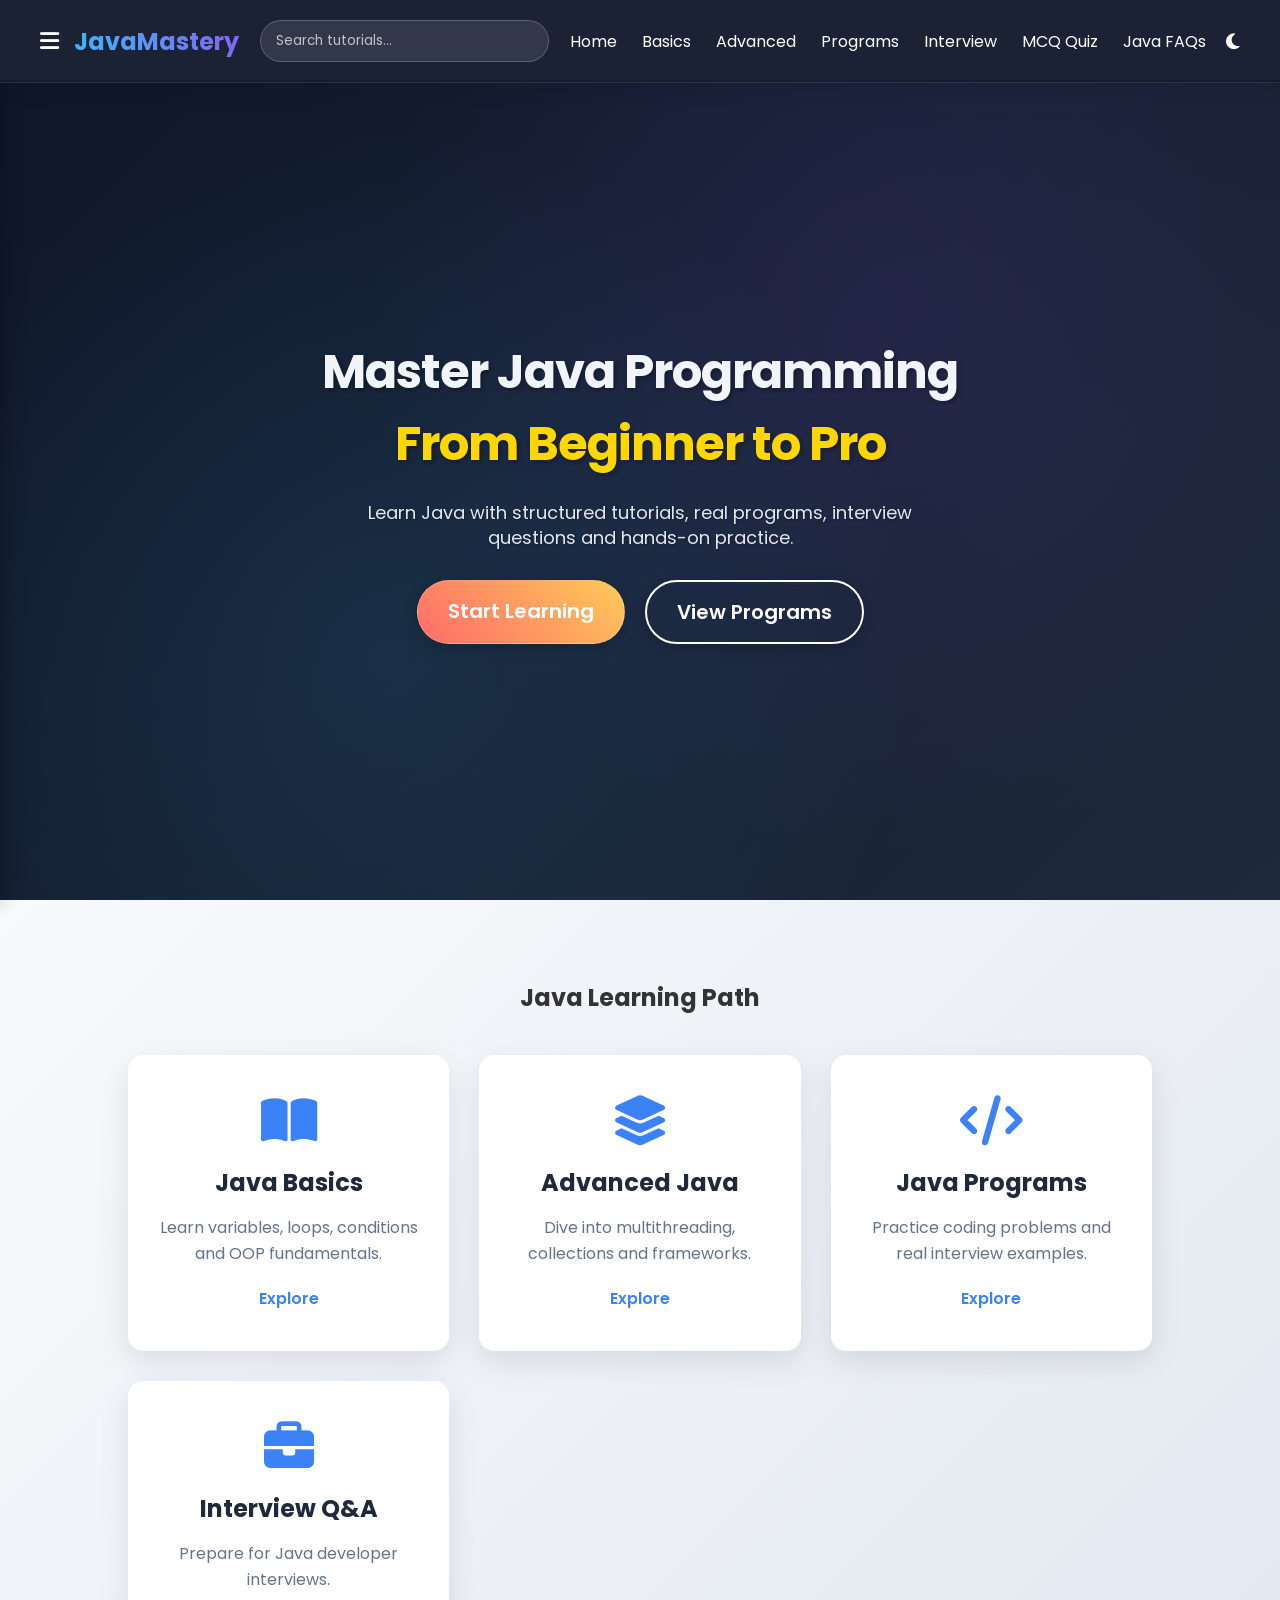
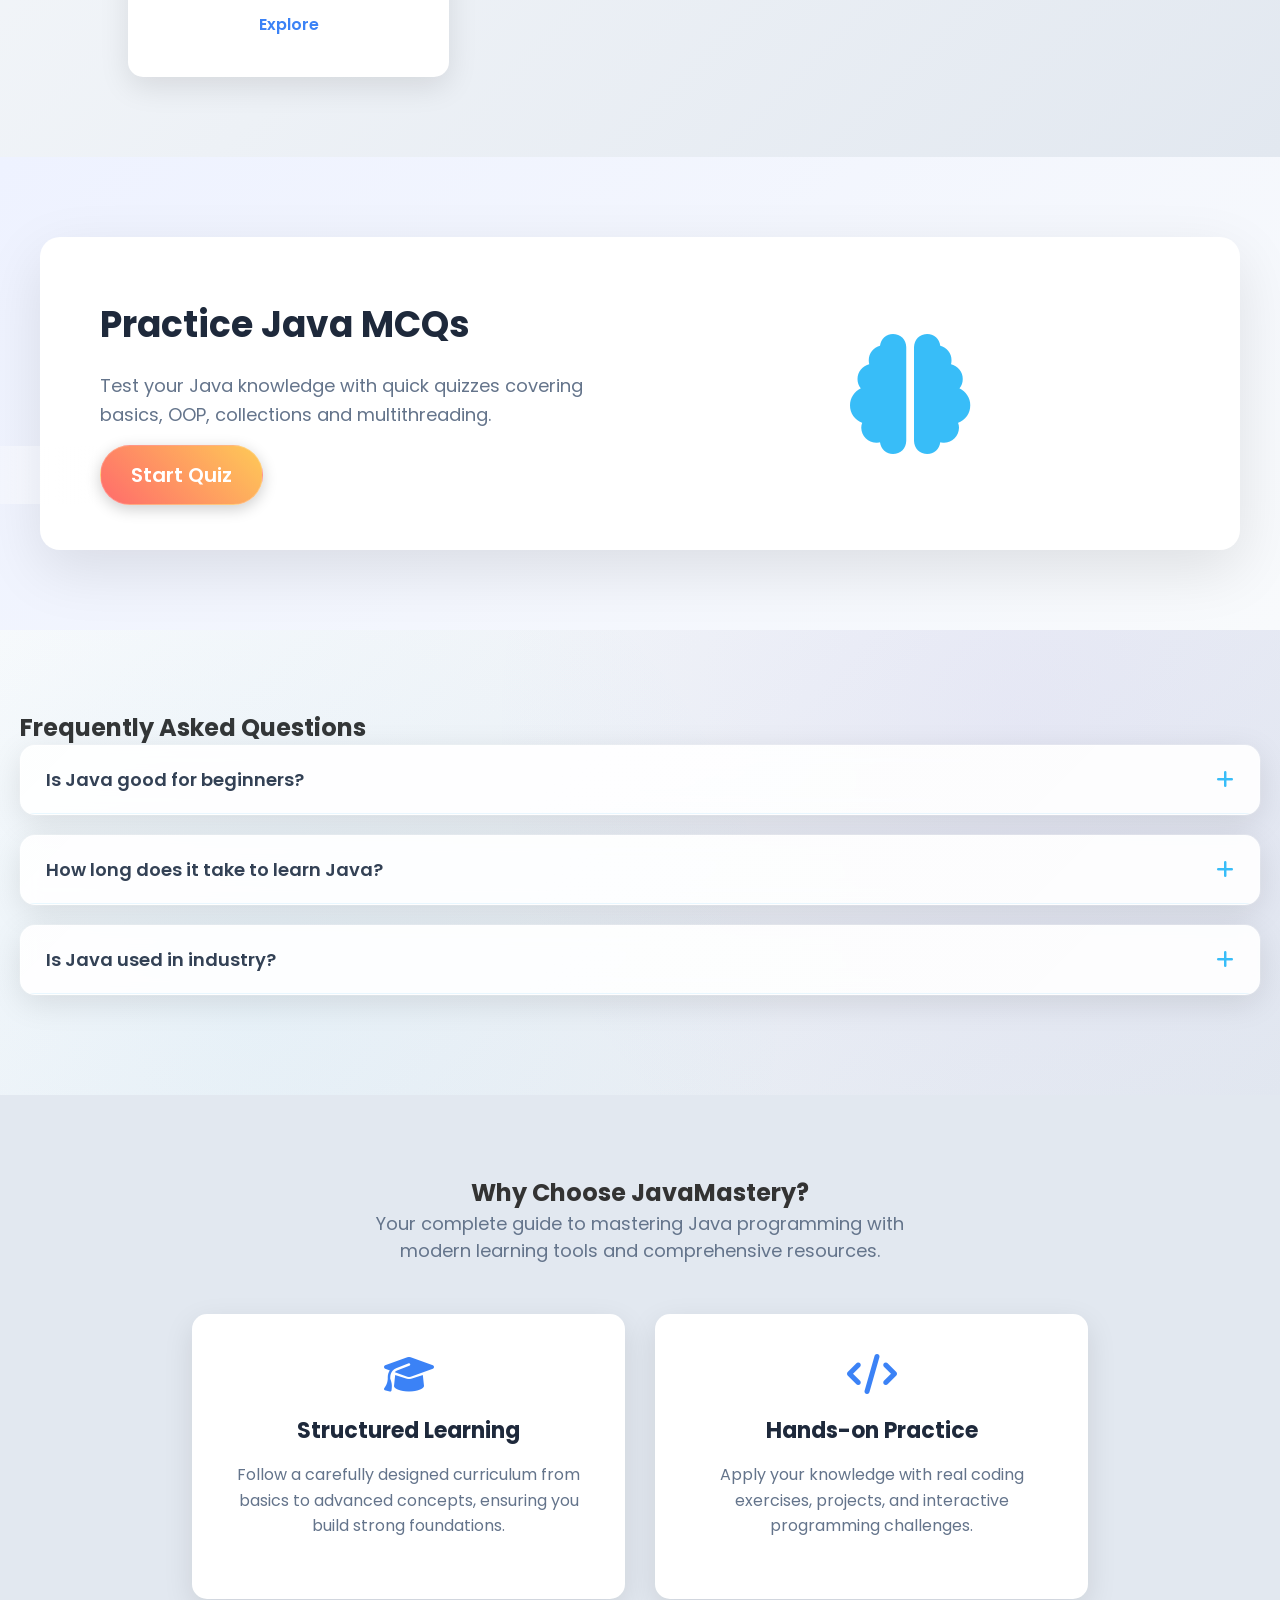
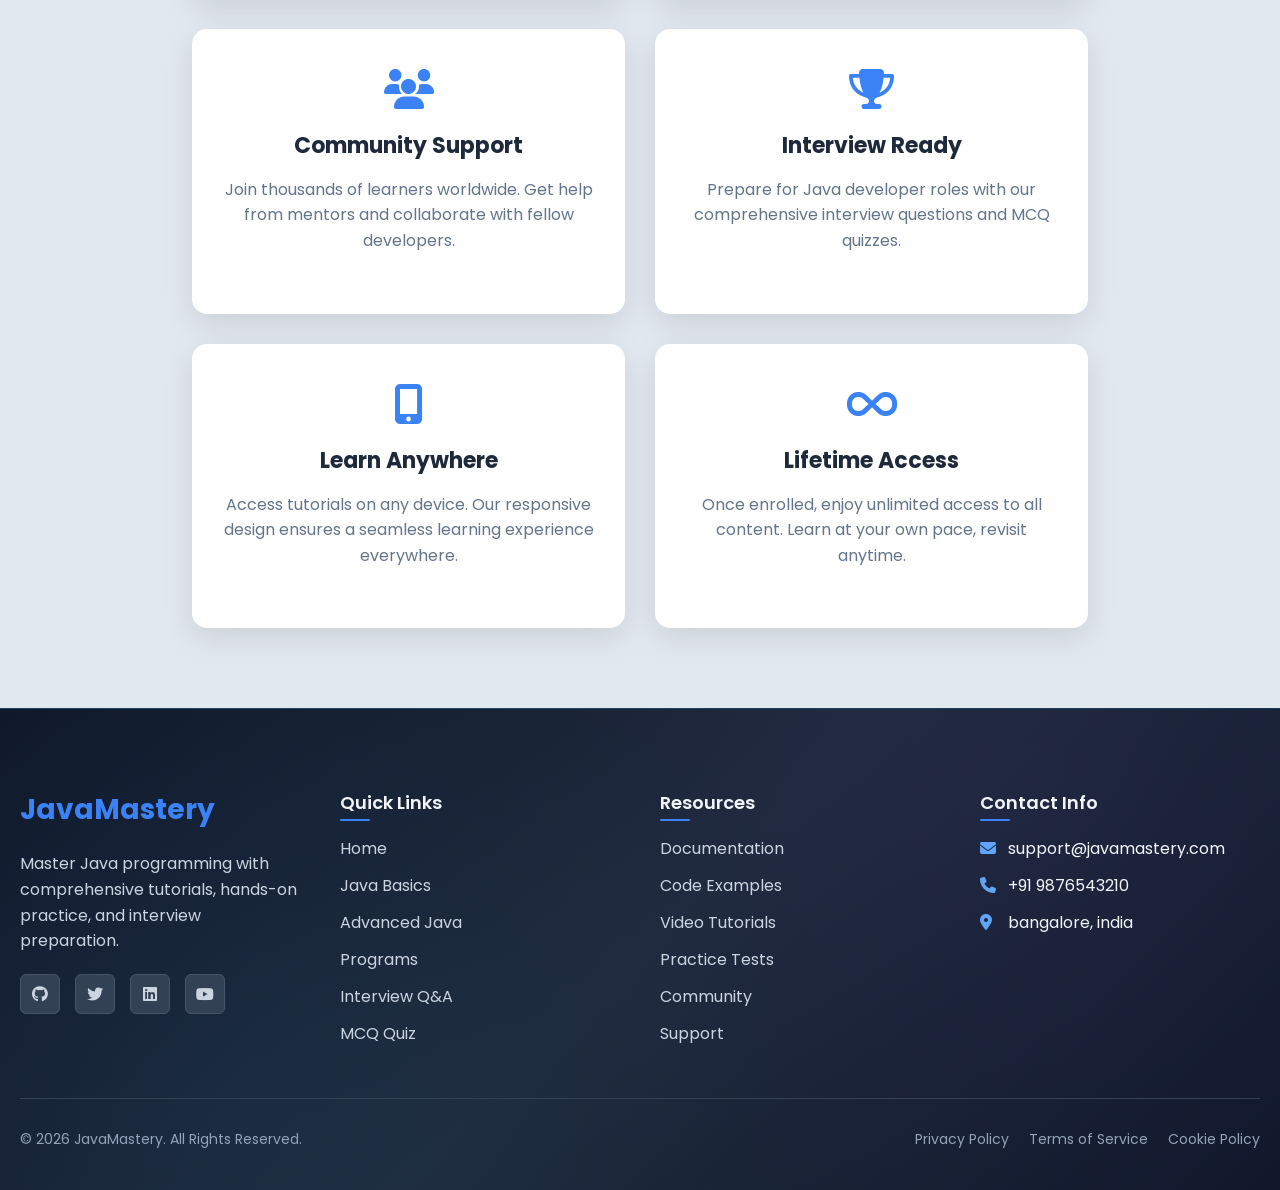
<file: index.html>
<!DOCTYPE html>
<html lang="en">

<head>
<meta charset="UTF-8">
<meta name="viewport" content="width=device-width, initial-scale=1.0">

<title>Java Mastery | Learn Java Programming</title>

<link rel="stylesheet" href="style.css">

<link href="https://fonts.googleapis.com/css2?family=Poppins:wght@300;400;500;600;700&display=swap" rel="stylesheet">

<link rel="stylesheet" href="https://cdnjs.cloudflare.com/ajax/libs/font-awesome/6.5.0/css/all.min.css">

</head>

<body>

<!-- SIDEBAR -->

<aside class="sidebar" id="sidebar">

<div class="sidebar-header">
<h3>Java Tutorials</h3>
<span class="close-btn" onclick="closeSidebar()">✖</span>
</div>

<ul>
<li><a href="#">Introduction</a></li>
<li><a href="#">Variables</a></li>
<li><a href="#">Data Types</a></li>
<li><a href="#">Loops</a></li>
<li><a href="#">Arrays</a></li>
<li><a href="#">OOP</a></li>
<li><a href="#">Collections</a></li>
<li><a href="#">Multithreading</a></li>
</ul>

</aside>

<div id="overlay" onclick="closeSidebar()"></div>


<!-- NAVBAR -->

<header class="header">

<nav class="navbar container">

<div class="nav-left">

<div class="menu-icon" onclick="toggleSidebar()">
<i class="fas fa-bars"></i>
</div>

<div class="logo">JavaMastery</div>

</div>

<div class="nav-center">

<input type="text" placeholder="Search tutorials..." class="search-bar">

</div>

<ul class="nav-links">

<li><a href="index.html">Home</a></li>
<li><a href="basic.html">Basics</a></li>
<li><a href="advanced.html">Advanced</a></li>
<li><a href="programs.html">Programs</a></li>
<li><a href="interview.html">Interview</a></li>
<li><a href="mcq.html">MCQ Quiz</a></li>
<li><a href="questionBank.html">Java FAQs</a></li>

</ul>

<button id="darkToggle">
<i class="fas fa-moon"></i>
</button>

</nav>

</header>



<!-- HERO -->

<section class="hero">

<div class="hero-content container">

<h1>
Master Java Programming <br>
<span>From Beginner to Pro</span>
</h1>

<p>
Learn Java with structured tutorials, real programs,
interview questions and hands-on practice.
</p>

<div class="hero-buttons">

<a href="#" class="btn primary">
Start Learning
</a>

<a href="#" class="btn secondary">
View Programs
</a>

</div>

</div>

</section>



<!-- LEARNING PATH -->

<section class="courses container">

<h2 class="section-title">Java Learning Path</h2>

<div class="course-container">

<div class="card">

<i class="fa-solid fa-book-open"></i>

<h3>Java Basics</h3>

<p>
Learn variables, loops, conditions and OOP fundamentals.
</p>

<a href="#">Explore</a>

</div>


<div class="card">

<i class="fa-solid fa-layer-group"></i>

<h3>Advanced Java</h3>

<p>
Dive into multithreading, collections and frameworks.
</p>

<a href="#">Explore</a>

</div>


<div class="card">

<i class="fa-solid fa-code"></i>

<h3>Java Programs</h3>

<p>
Practice coding problems and real interview examples.
</p>

<a href="#">Explore</a>

</div>


<div class="card">

<i class="fa-solid fa-briefcase"></i>

<h3>Interview Q&A</h3>

<p>
Prepare for Java developer interviews.
</p>

<a href="#">Explore</a>

</div>

</div>

</section>



<!-- MCQ SECTION -->

<section class="mcq">

<div class="mcq-container container">

<div class="mcq-left">

<h2>Practice Java MCQs</h2>

<p>
Test your Java knowledge with quick quizzes covering
basics, OOP, collections and multithreading.
</p>

<a href="mcq.html" class="btn primary">
Start Quiz
</a>

</div>

<div class="mcq-right">

<i class="fa-solid fa-brain"></i>

</div>

</div>

</section>



<!-- FAQ -->

<section class="faq container">

<h2 class="section-title">Frequently Asked Questions</h2>

<div class="faq-container">

<div class="faq-item">

<div class="faq-question">
<span>Is Java good for beginners?</span>
<i class="fas fa-plus"></i>
</div>

<div class="faq-answer">
Java is great for beginners because it teaches
strong programming fundamentals and OOP concepts.
</div>

</div>


<div class="faq-item">

<div class="faq-question">
<span>How long does it take to learn Java?</span>
<i class="fas fa-plus"></i>
</div>

<div class="faq-answer">
You can learn basics in 4–6 weeks and become
comfortable in 3–4 months with practice.
</div>

</div>


<div class="faq-item">

<div class="faq-question">
<span>Is Java used in industry?</span>
<i class="fas fa-plus"></i>
</div>

<div class="faq-answer">
Java powers enterprise applications,
banking systems and Android apps.
</div>

</div>

</div>

</section>



<!-- ABOUT -->

<section class="about">

<div class="container">

<h2 class="section-title">Why Choose JavaMastery?</h2>

<p class="section-subtitle">
Your complete guide to mastering Java programming with modern learning tools and comprehensive resources.
</p>

<div class="features-grid">

<div class="card feature-card">

<i class="fa-solid fa-graduation-cap"></i>

<h3>Structured Learning</h3>

<p>
Follow a carefully designed curriculum from basics to advanced concepts, ensuring you build strong foundations.
</p>

</div>

<div class="card feature-card">

<i class="fa-solid fa-code"></i>

<h3>Hands-on Practice</h3>

<p>
Apply your knowledge with real coding exercises, projects, and interactive programming challenges.
</p>

</div>

<div class="card feature-card">

<i class="fa-solid fa-users"></i>

<h3>Community Support</h3>

<p>
Join thousands of learners worldwide. Get help from mentors and collaborate with fellow developers.
</p>

</div>

<div class="card feature-card">

<i class="fa-solid fa-trophy"></i>

<h3>Interview Ready</h3>

<p>
Prepare for Java developer roles with our comprehensive interview questions and MCQ quizzes.
</p>

</div>

<div class="card feature-card">

<i class="fa-solid fa-mobile-alt"></i>

<h3>Learn Anywhere</h3>

<p>
Access tutorials on any device. Our responsive design ensures a seamless learning experience everywhere.
</p>

</div>

<div class="card feature-card">

<i class="fa-solid fa-infinity"></i>

<h3>Lifetime Access</h3>

<p>
Once enrolled, enjoy unlimited access to all content. Learn at your own pace, revisit anytime.
</p>

</div>

</div>

</div>

</section>



<!-- FOOTER -->

<footer>

<div class="footer-content container">

<div class="footer-grid">

<div class="footer-section">

<h3>JavaMastery</h3>

<p>Master Java programming with comprehensive tutorials, hands-on practice, and interview preparation.</p>

<div class="social-links">

<a href="#" class="social-link"><i class="fab fa-github"></i></a>

<a href="#" class="social-link"><i class="fab fa-twitter"></i></a>

<a href="#" class="social-link"><i class="fab fa-linkedin"></i></a>

<a href="#" class="social-link"><i class="fab fa-youtube"></i></a>

</div>

</div>

<div class="footer-section">

<h4>Quick Links</h4>

<ul>

<li><a href="#">Home</a></li>

<li><a href="basic.html">Java Basics</a></li>

<li><a href="advanced.html">Advanced Java</a></li>

<li><a href="programs.html">Programs</a></li>

<li><a href="interview.html">Interview Q&A</a></li>

<li><a href="mcq.html">MCQ Quiz</a></li>

</ul>

</div>

<div class="footer-section">

<h4>Resources</h4>

<ul>

<li><a href="#">Documentation</a></li>

<li><a href="#">Code Examples</a></li>

<li><a href="#">Video Tutorials</a></li>

<li><a href="#">Practice Tests</a></li>

<li><a href="#">Community</a></li>

<li><a href="#">Support</a></li>

</ul>

</div>

<div class="footer-section">

<h4>Contact Info</h4>

<ul>

<li><i class="fas fa-envelope"></i> support@javamastery.com</li>

<li><i class="fas fa-phone"></i> +91 9876543210</li>

<li><i class="fas fa-map-marker-alt"></i> bangalore, india</li>

</ul>

</div>

</div>

<div class="footer-bottom">

<p class="copyright">
© 2026 JavaMastery. All Rights Reserved.
</p>

<div class="footer-bottom-links">

<a href="#">Privacy Policy</a>

<a href="#">Terms of Service</a>

<a href="#">Cookie Policy</a>

</div>

</div>

</div>

</footer>

<script src="script.js"></script>

</body>
</html>
</file>
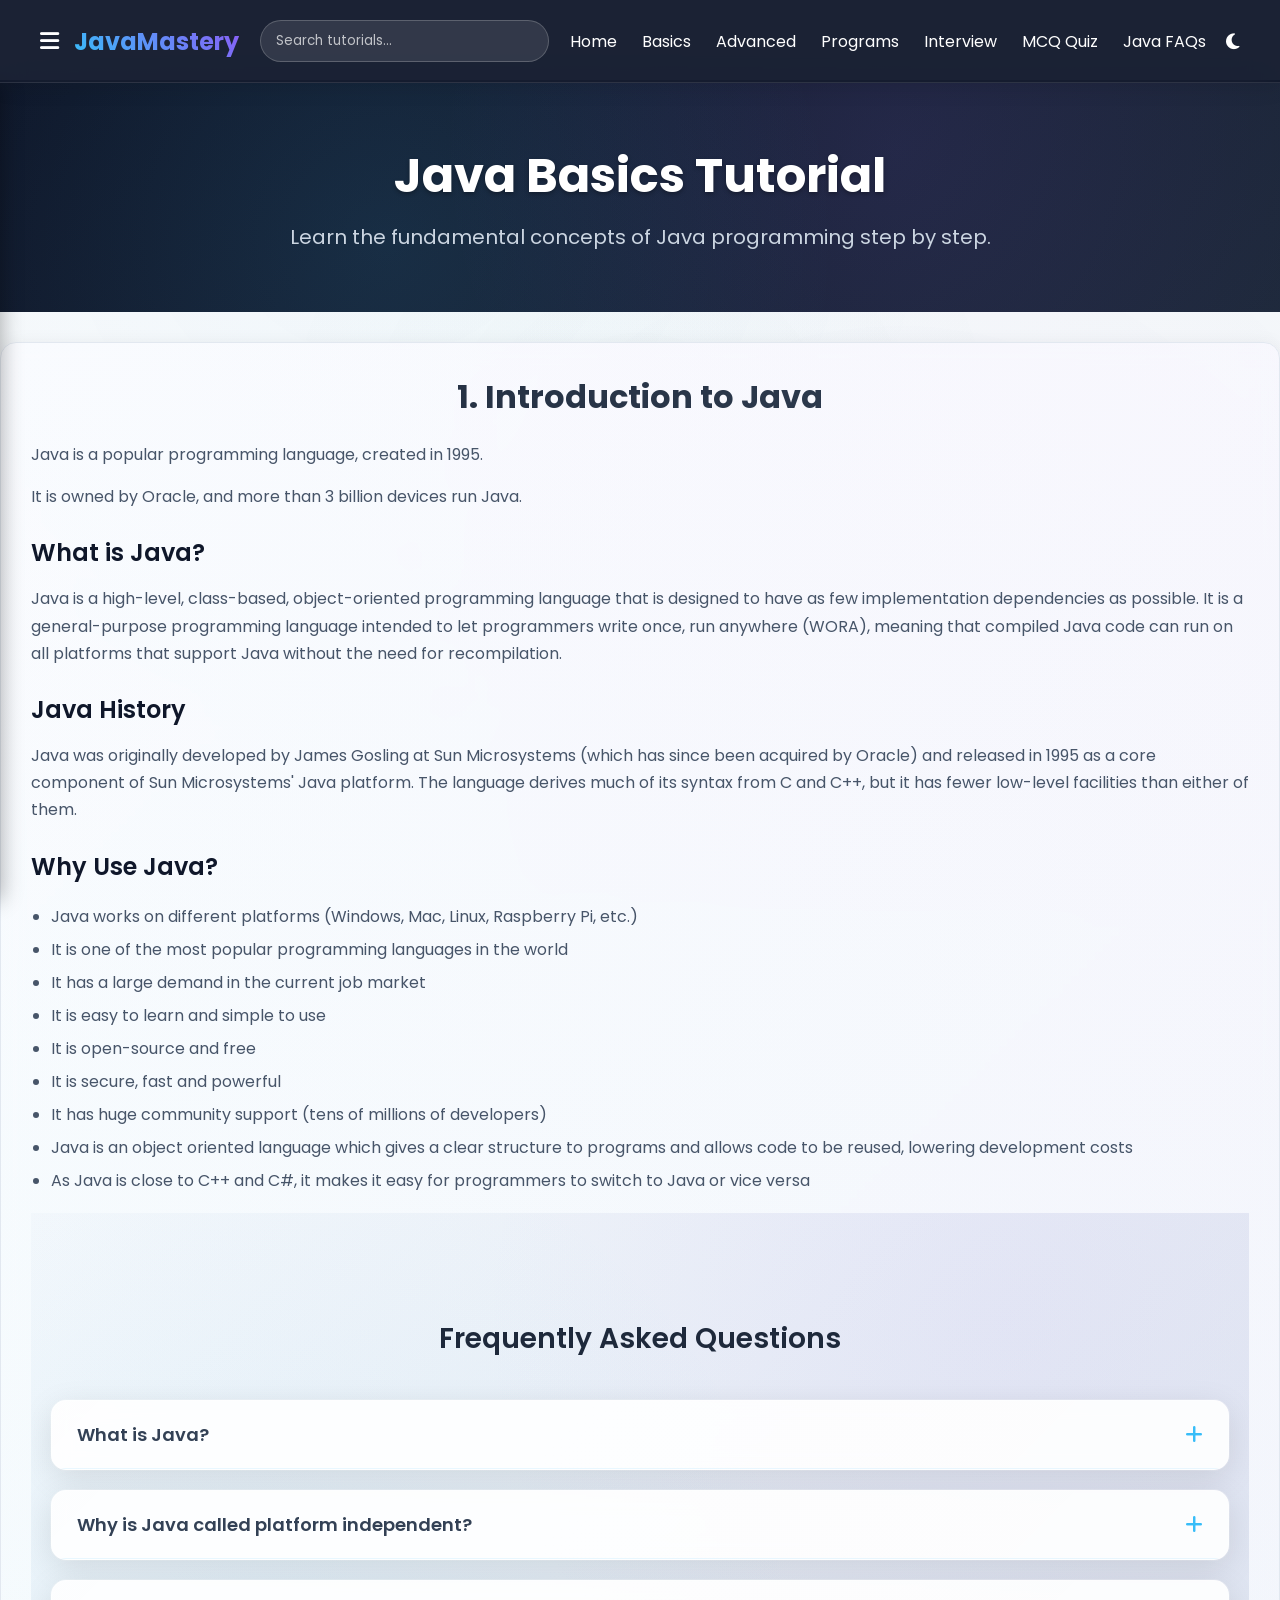
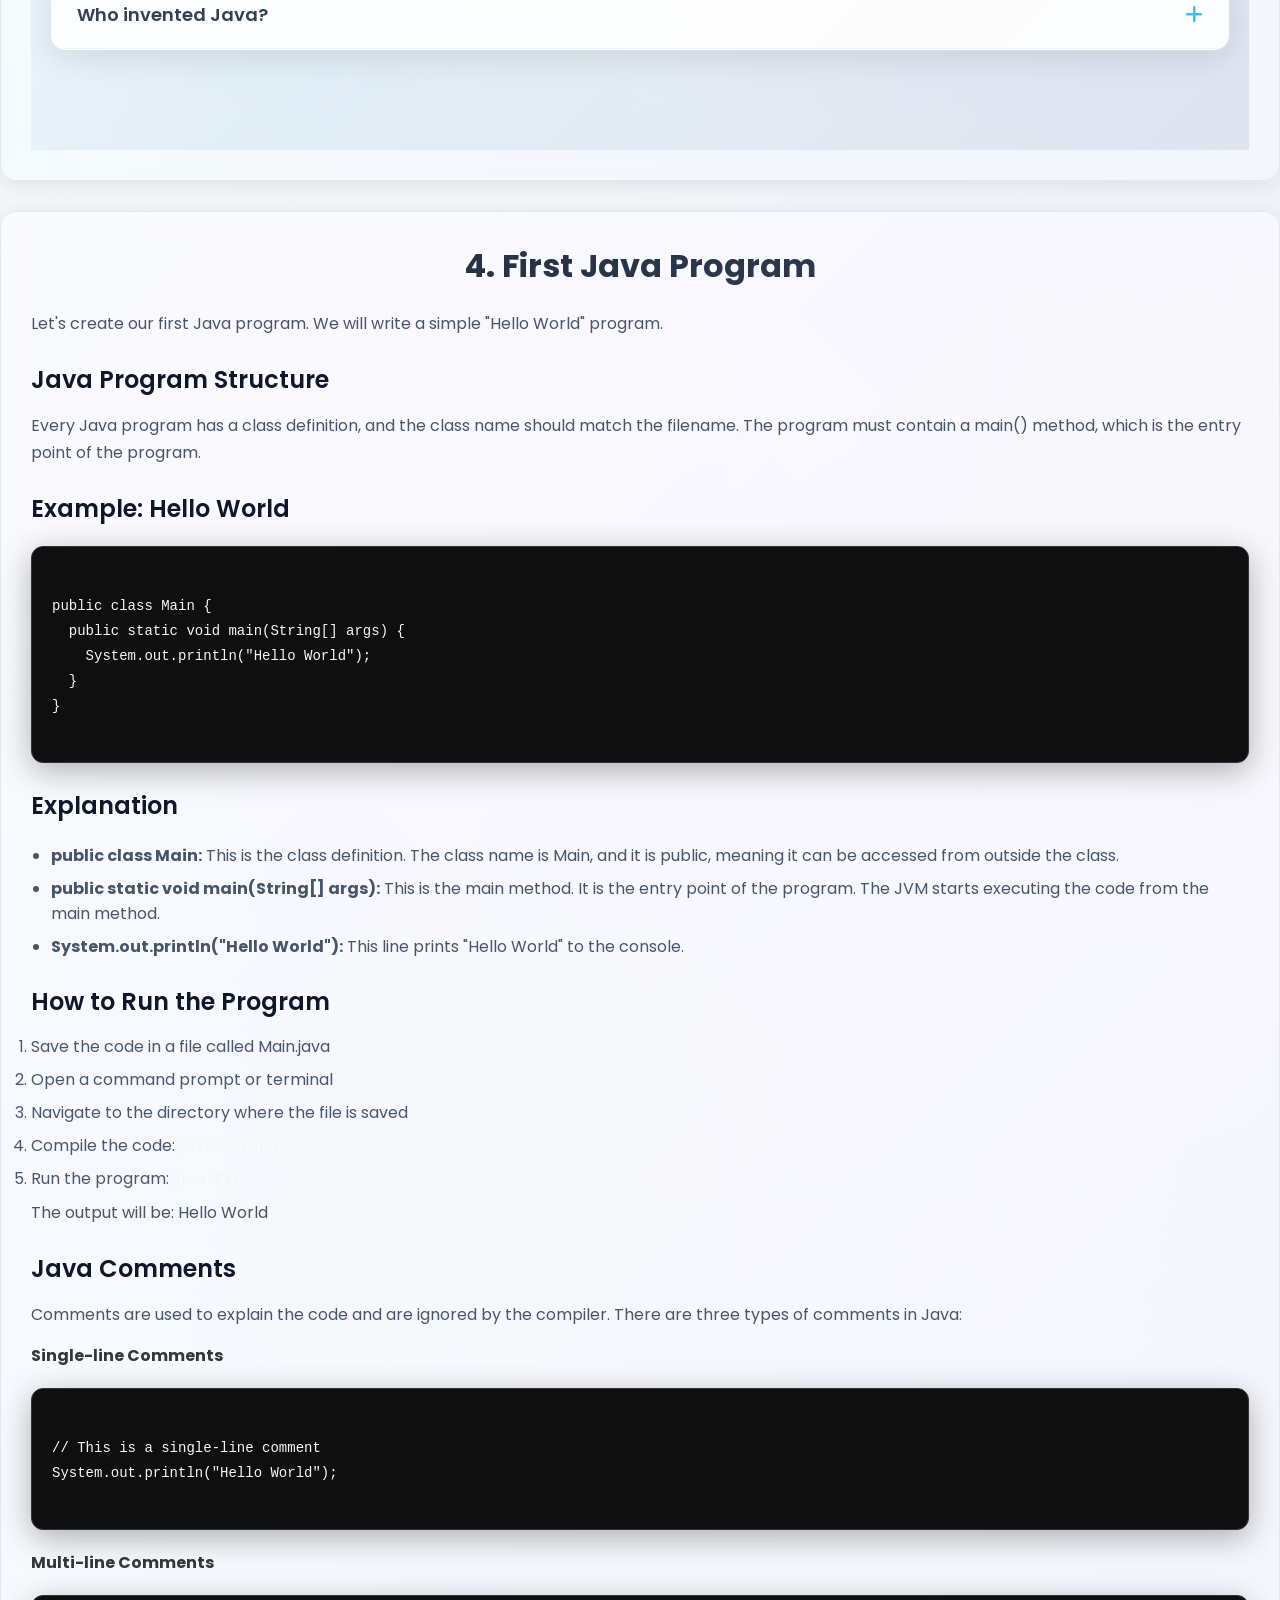
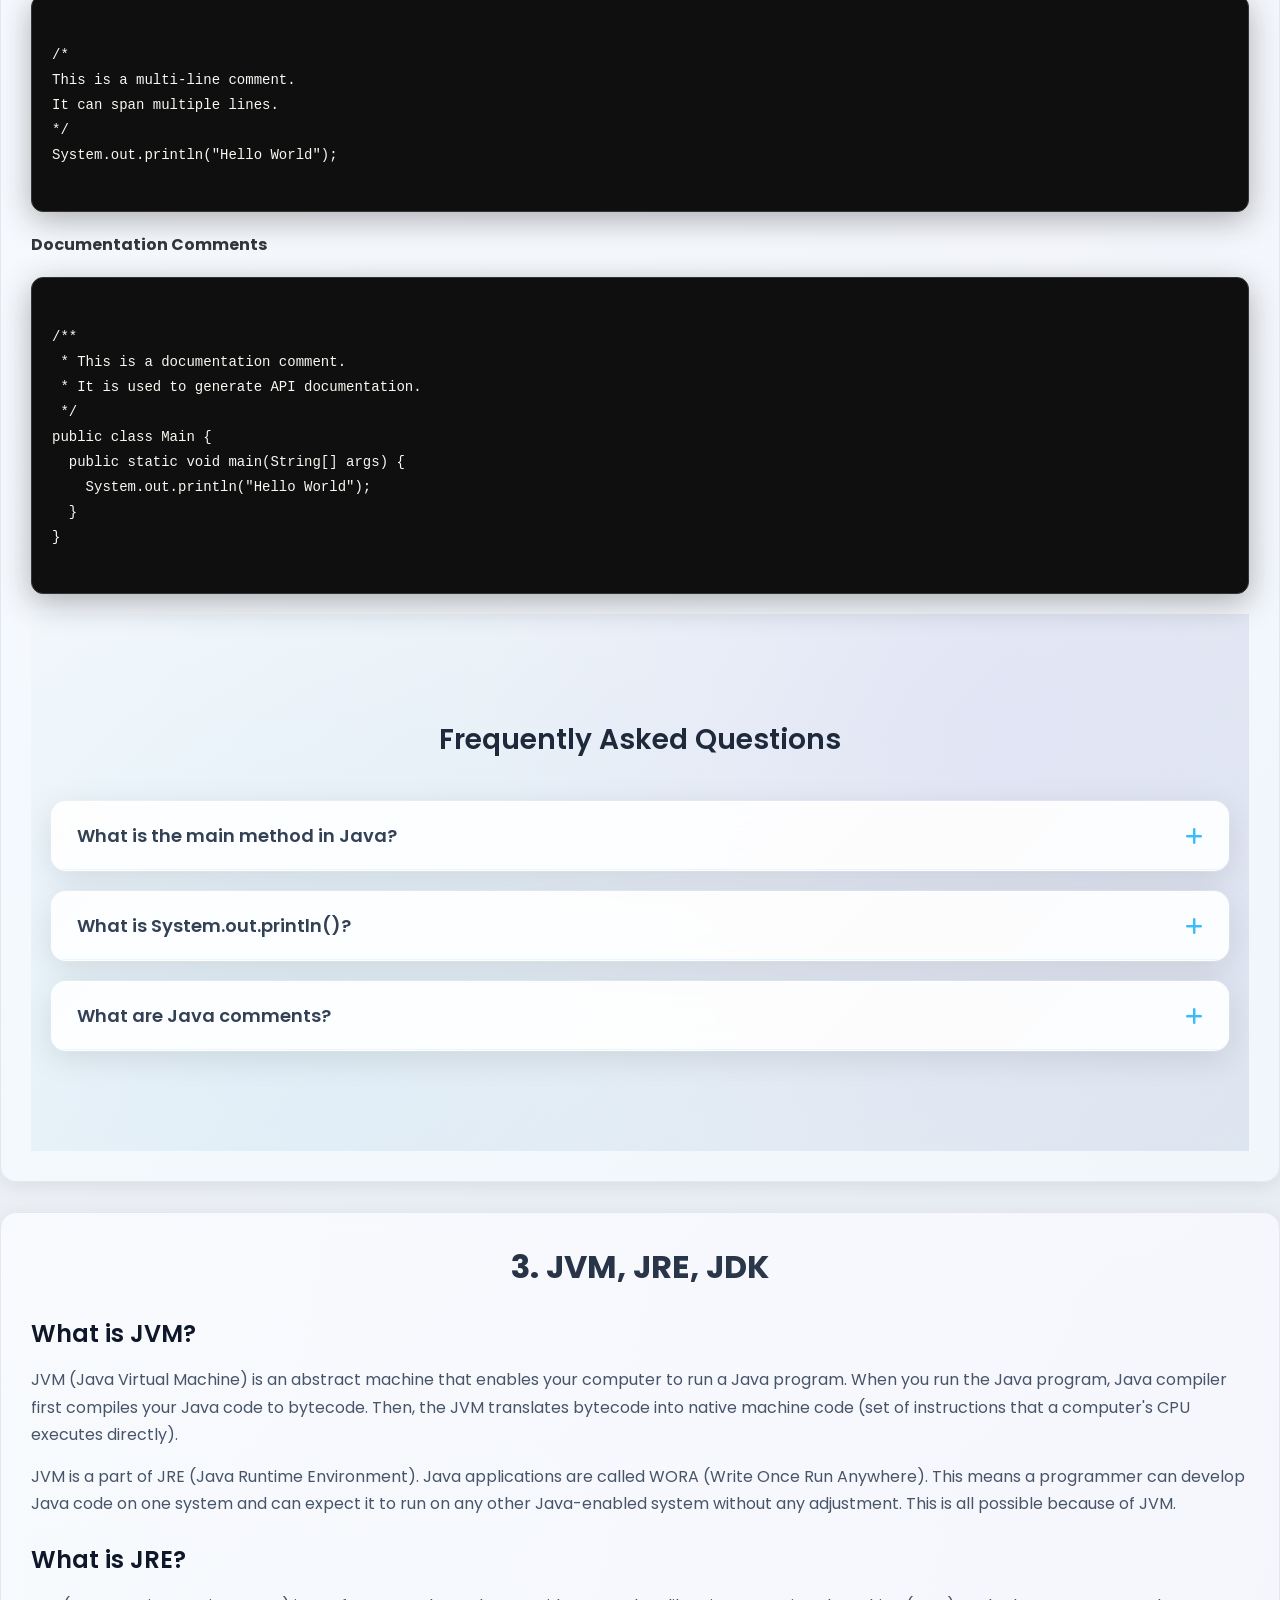
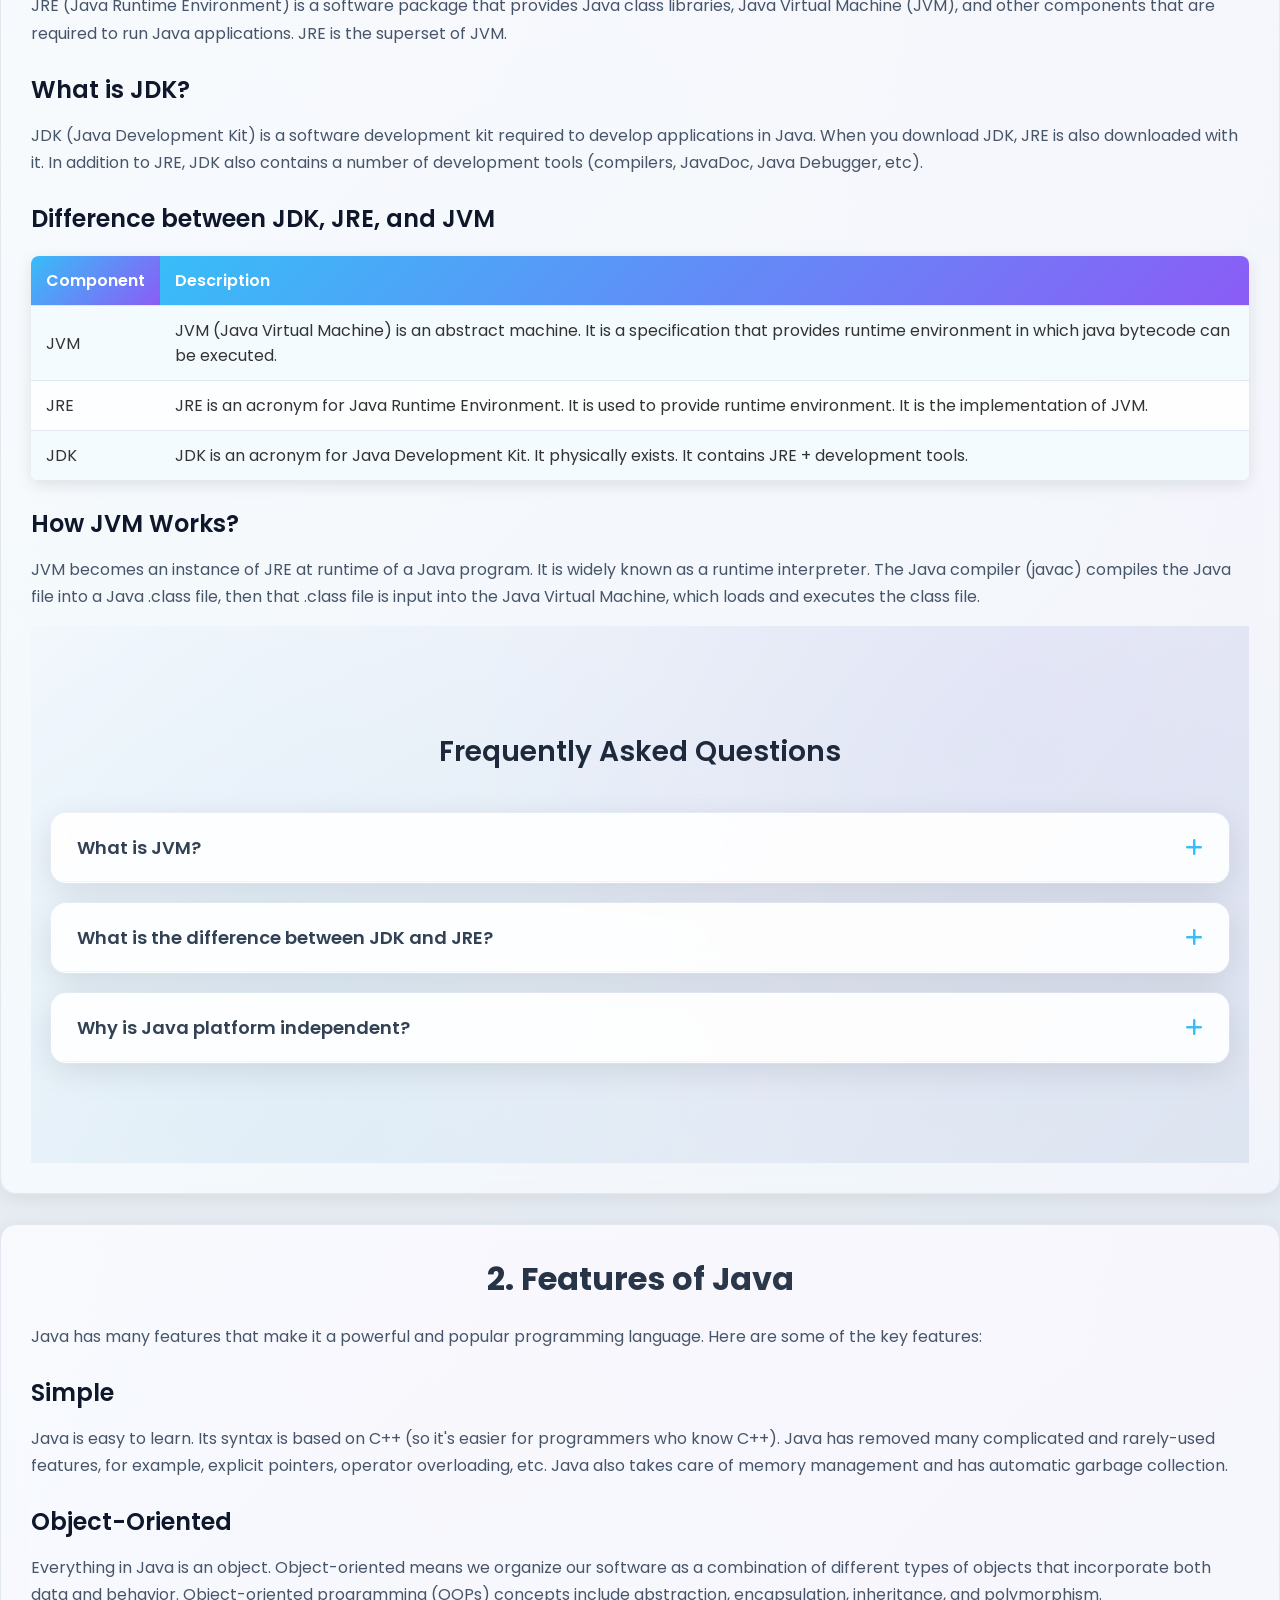
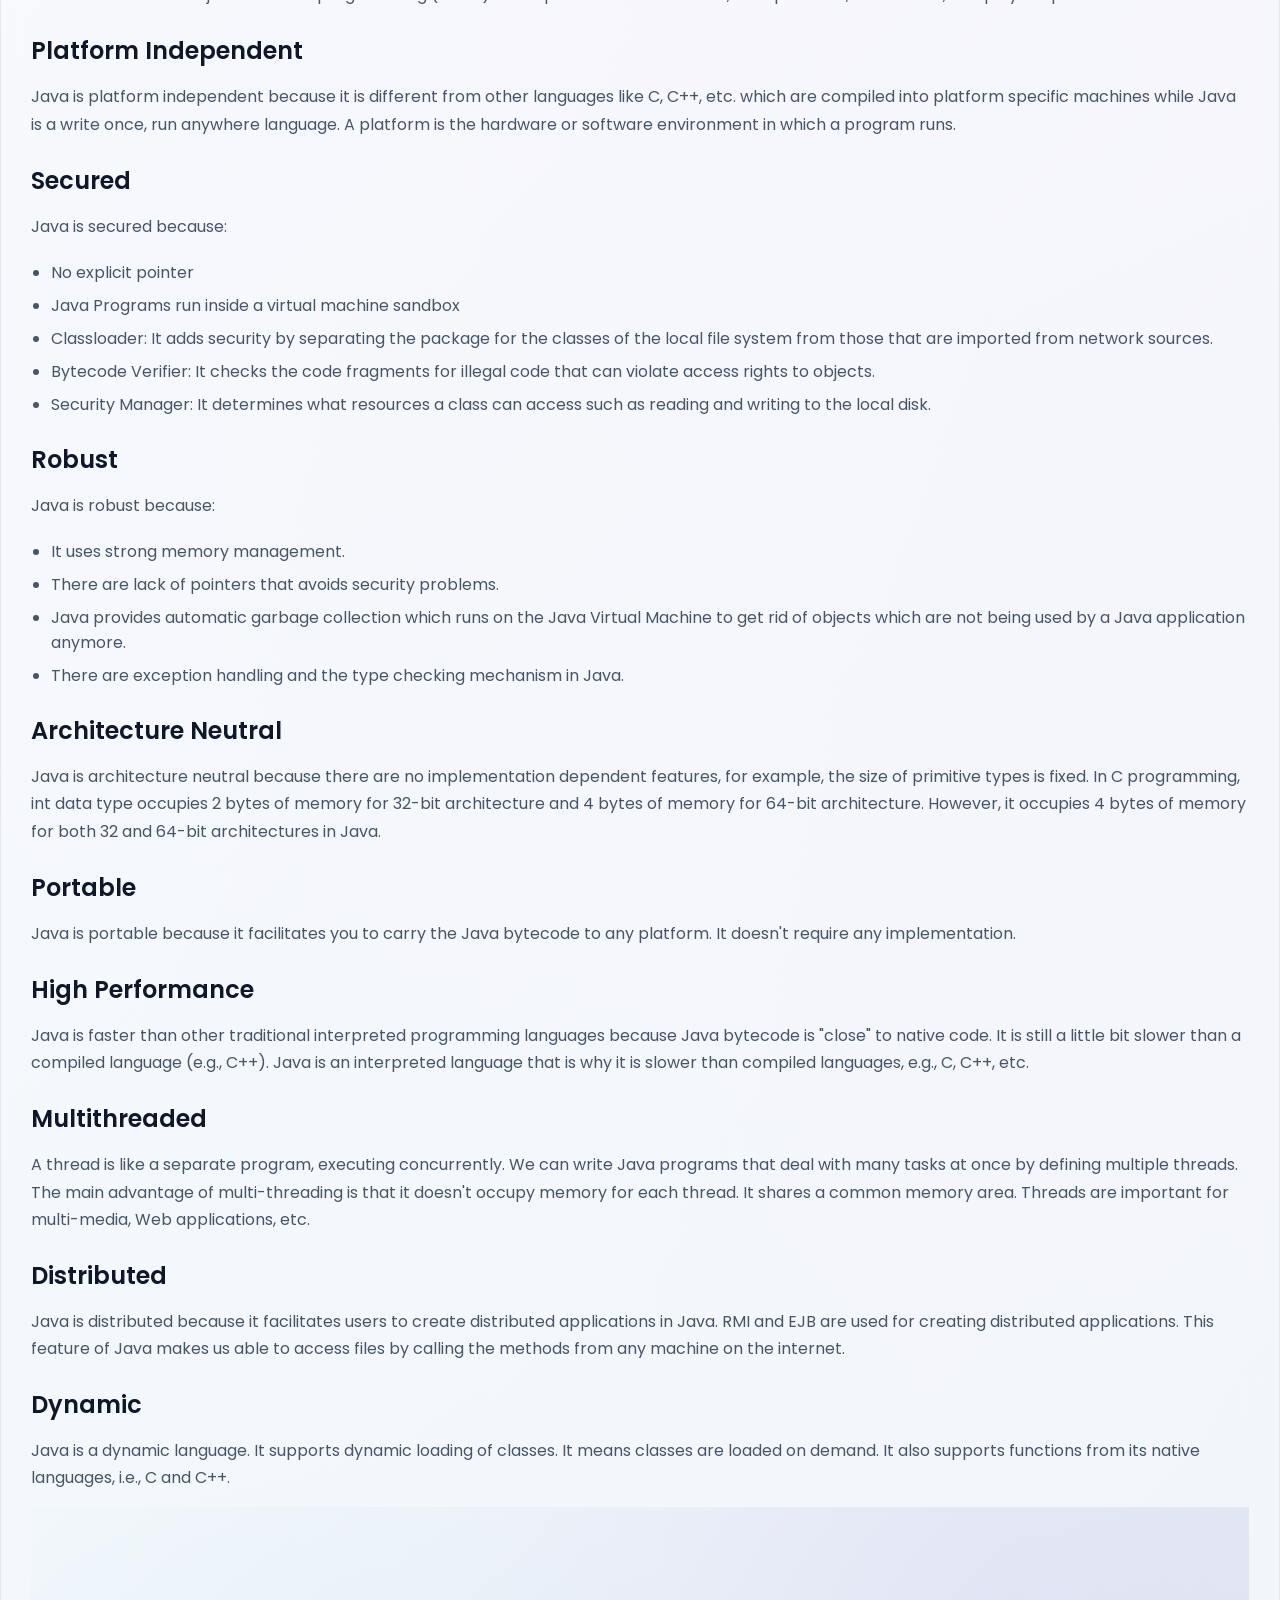
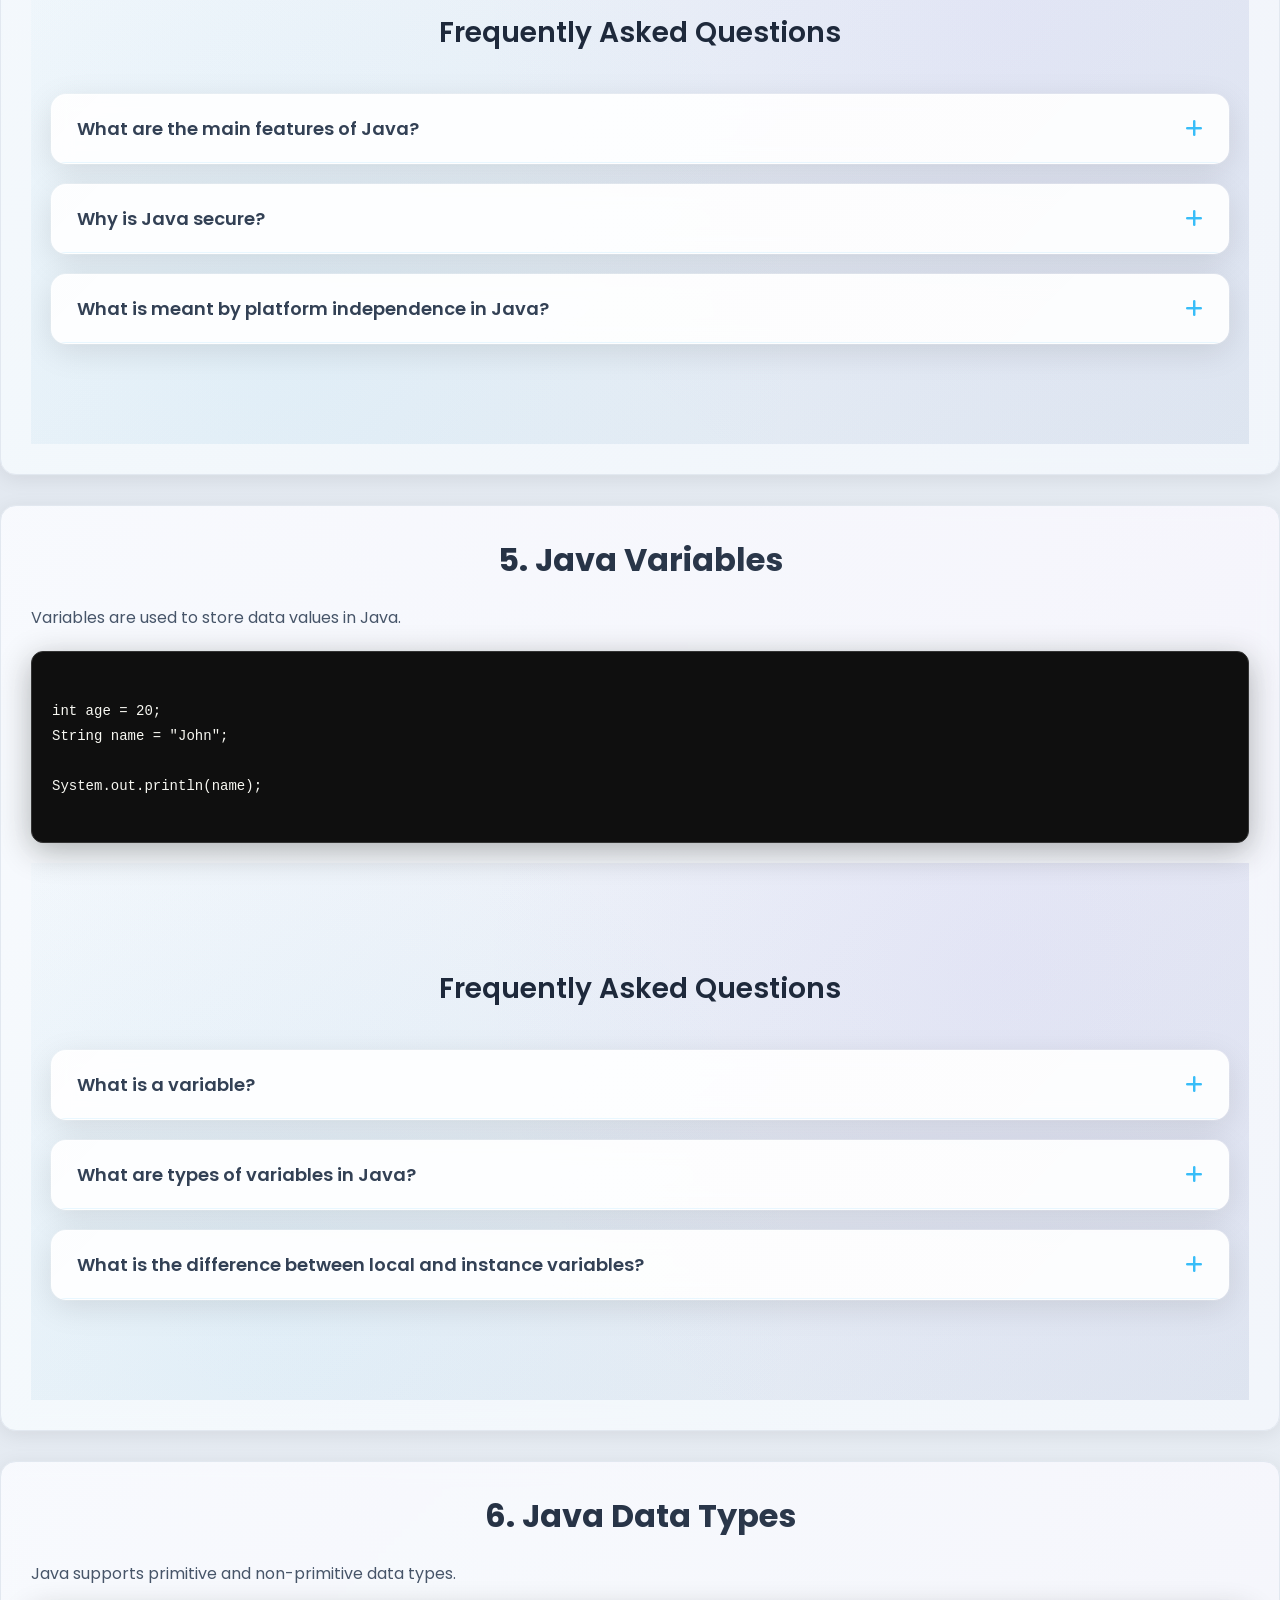
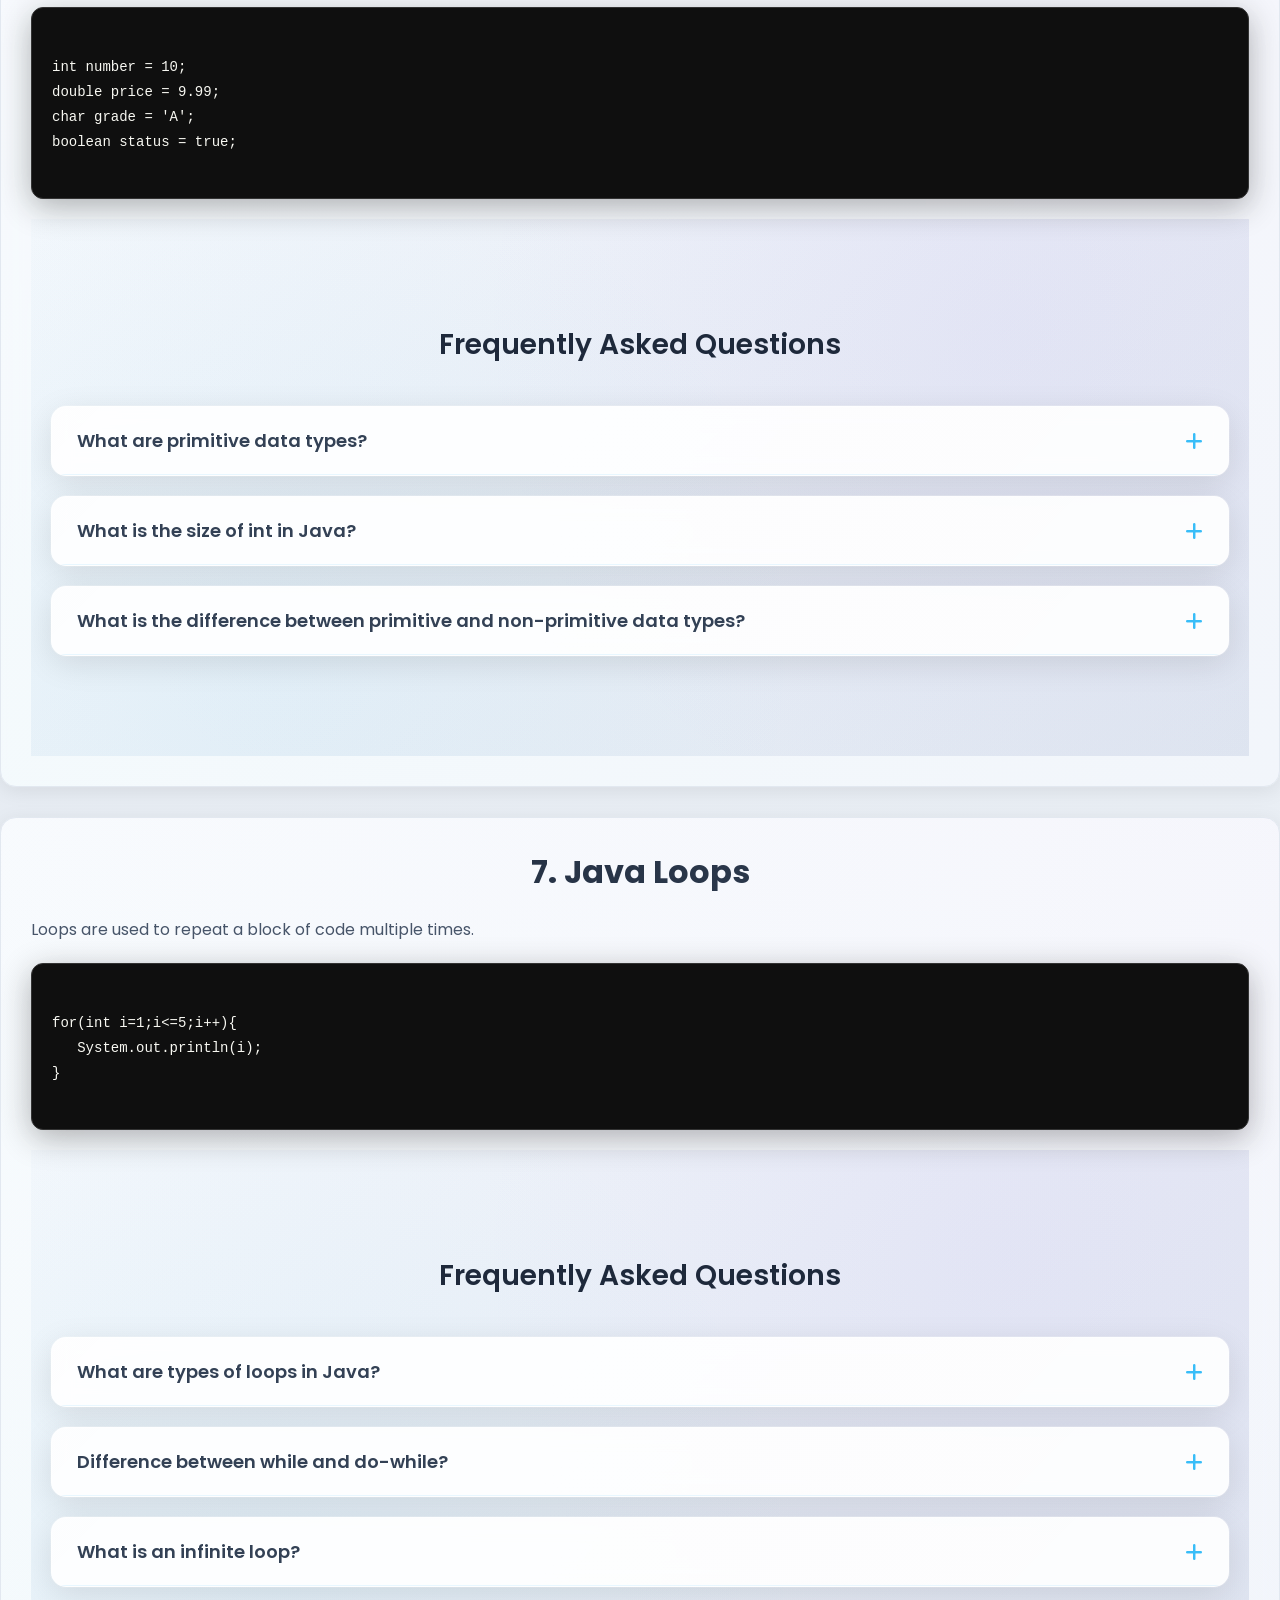
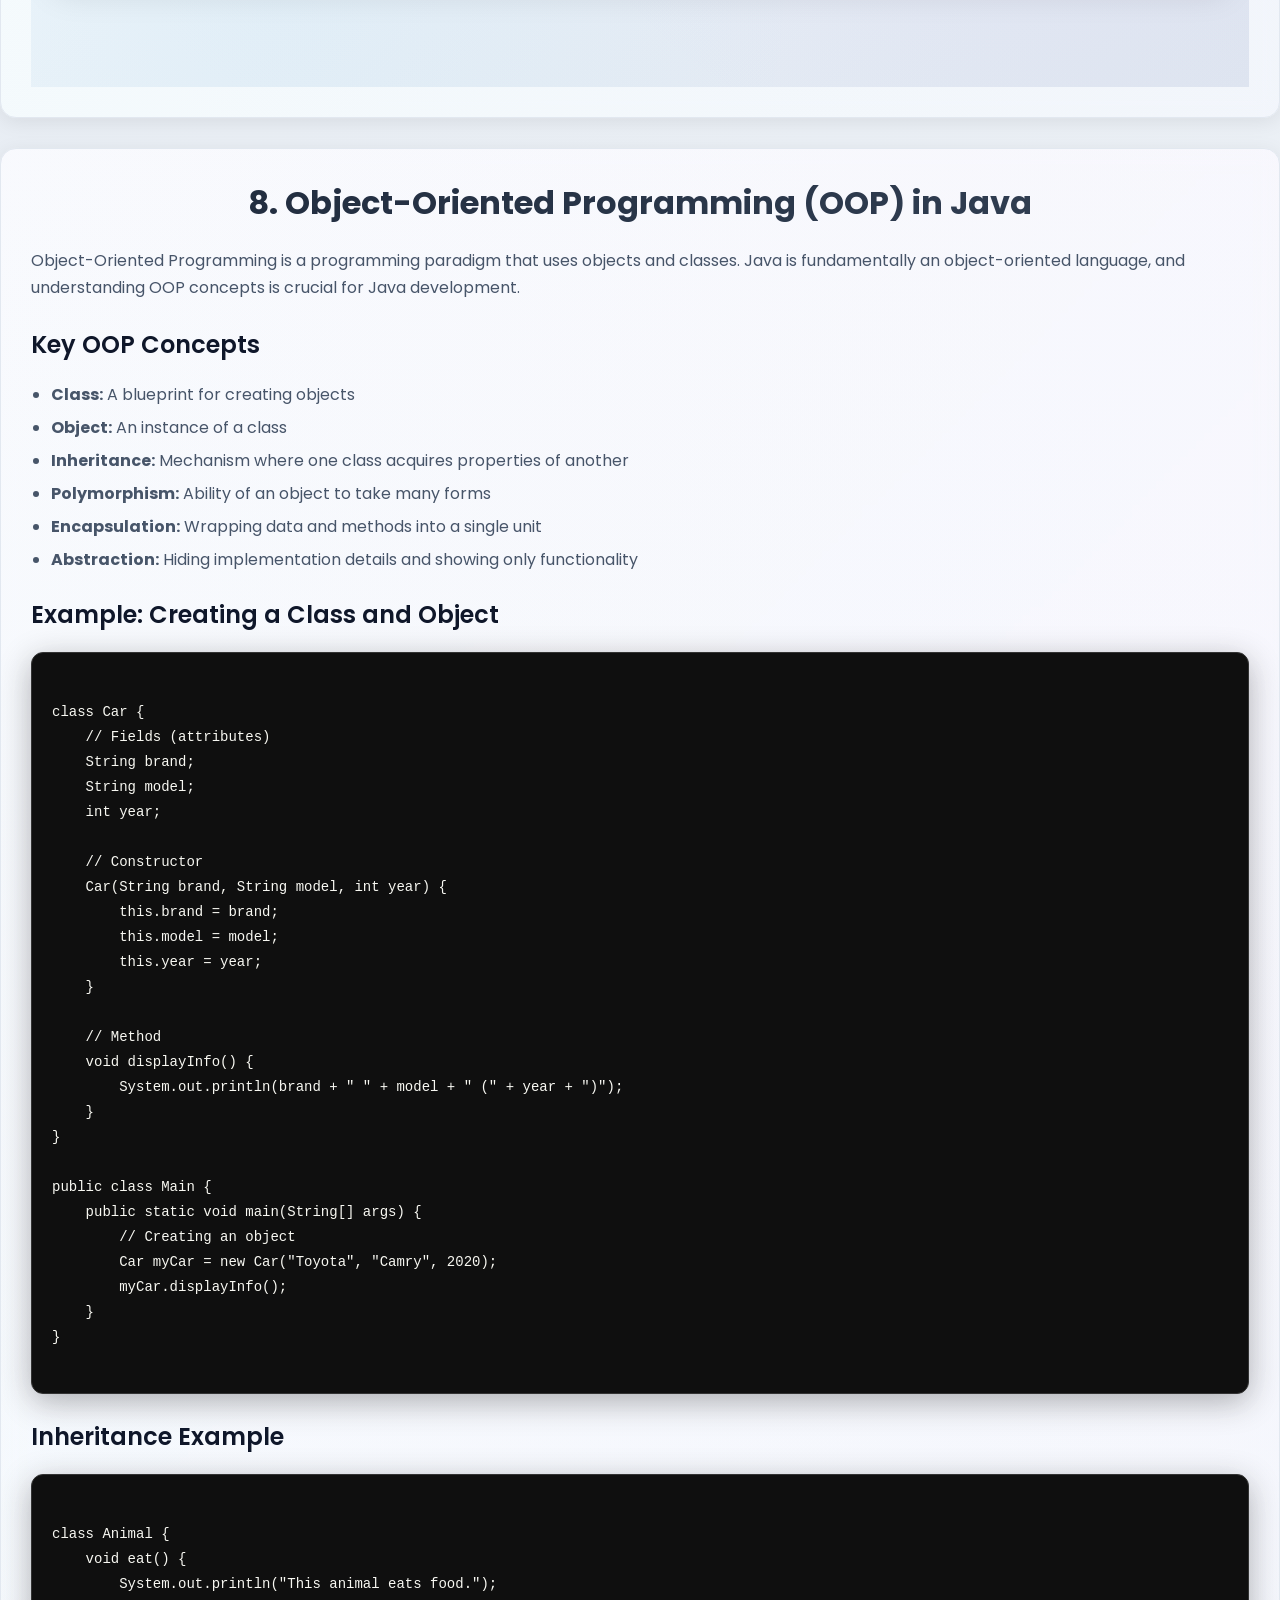
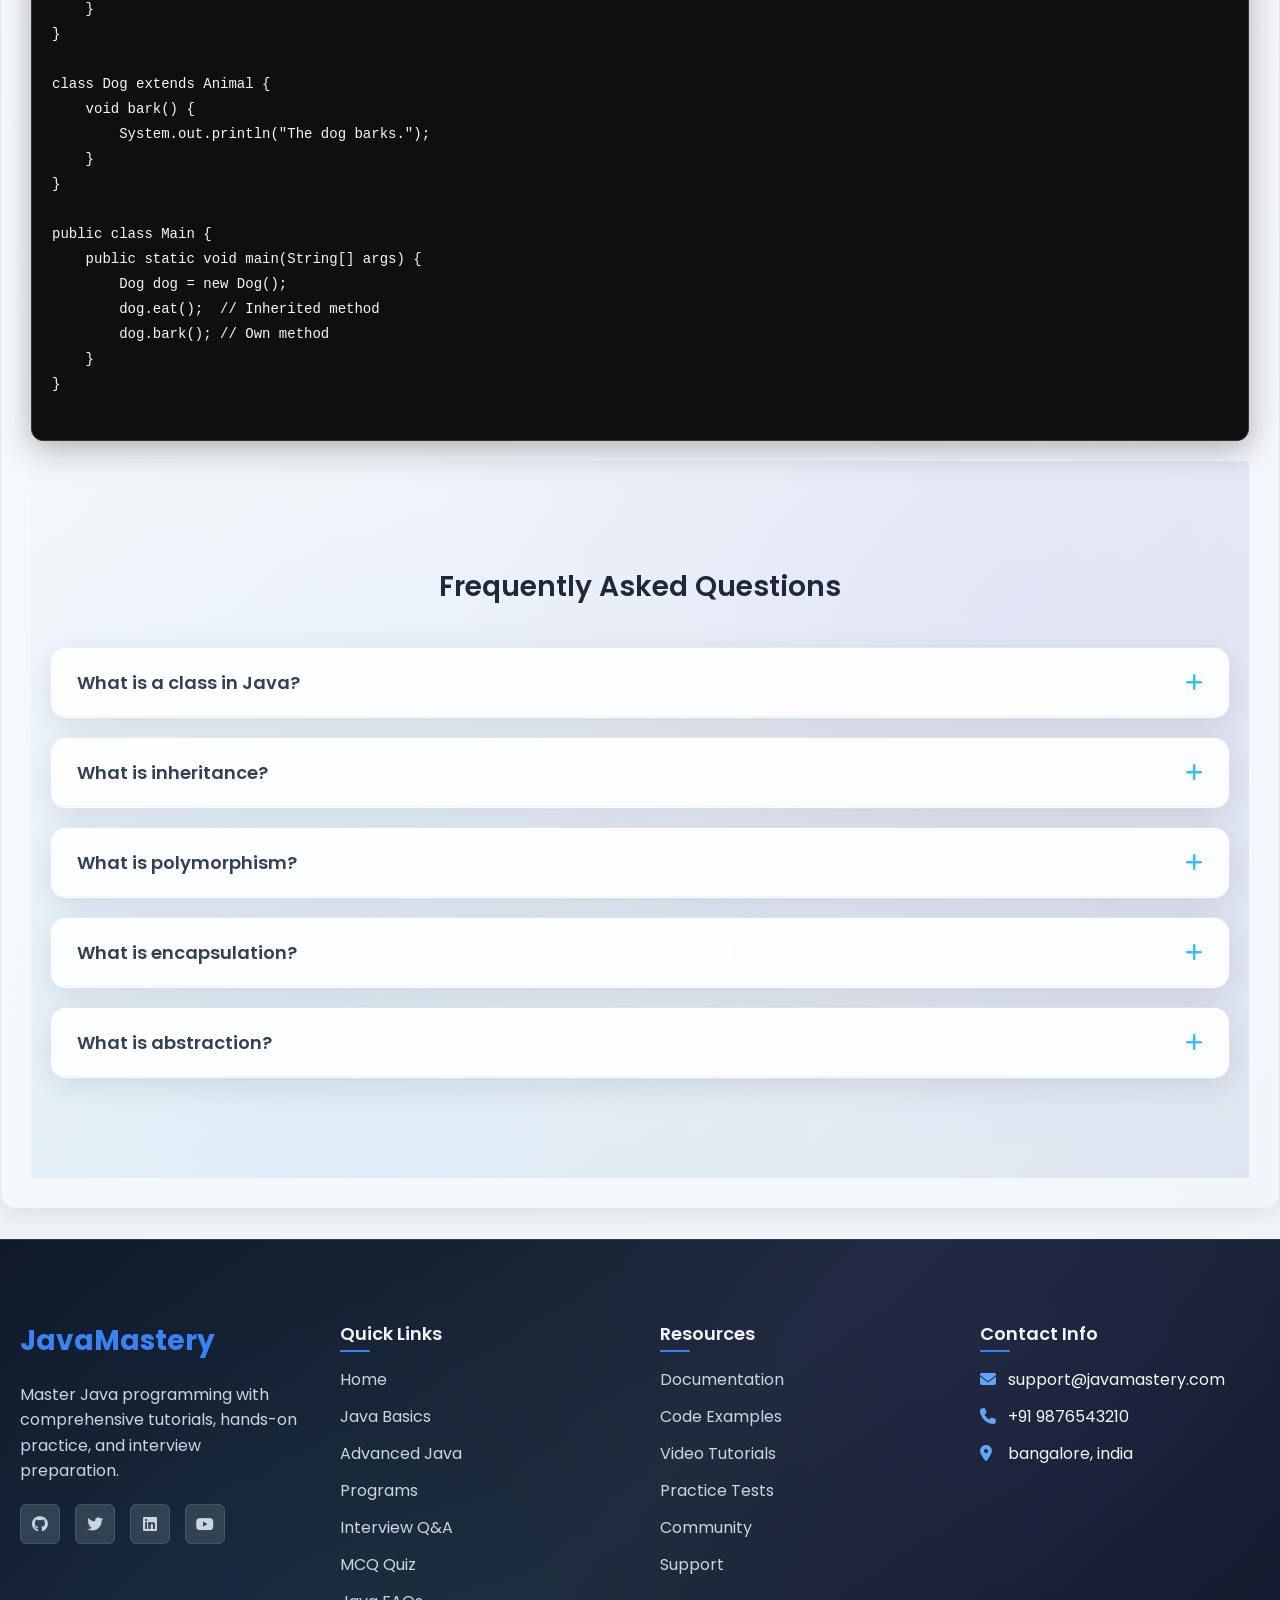
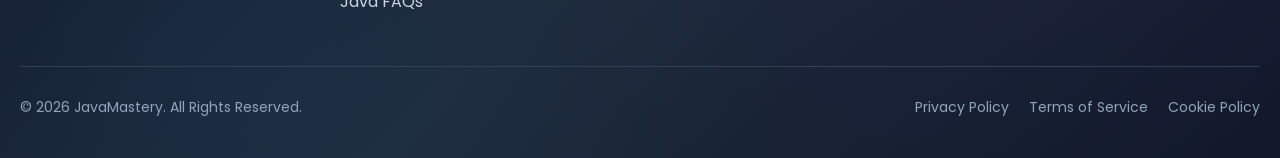
<file: basic.html>
<!DOCTYPE html>
<html lang="en">

<head>

<meta charset="UTF-8">
<meta name="viewport" content="width=device-width, initial-scale=1.0">

<title>Java Basics | JavaMastery</title>

<link rel="stylesheet" href="style.css">

<link href="https://fonts.googleapis.com/css2?family=Poppins:wght@300;400;500;600;700&display=swap" rel="stylesheet">

<link rel="stylesheet" href="https://cdnjs.cloudflare.com/ajax/libs/font-awesome/6.5.0/css/all.min.css">

</head>

<body>

<!-- SIDEBAR -->

<aside class="sidebar" id="sidebar">

<div class="sidebar-header">
<h3>Java Basics</h3>
<span class="close-btn" onclick="closeSidebar()">✖</span>
</div>

<ul>
<li><a href="#introduction">Introduction</a></li>
<li><a href="#features">Features of Java</a></li>
<li><a href="#jvm-jre-jdk">JVM, JRE, JDK</a></li>
<li><a href="#first-program">First Java Program</a></li>
<li><a href="#variables">Variables</a></li>
<li><a href="#data-types">Data Types</a></li>
<li><a href="#loops">Loops</a></li>
<li><a href="#oops">OOPs</a></li>
</ul>

</aside>

<div id="overlay" onclick="closeSidebar()"></div>


<!-- NAVBAR (same as main page) -->

<header class="header">

<nav class="navbar container">

<div class="nav-left">

<div class="menu-icon" onclick="toggleSidebar()">
<i class="fas fa-bars"></i>
</div>

<div class="logo">JavaMastery</div>

</div>

<div class="nav-center">

<input type="text" placeholder="Search tutorials..." class="search-bar">

</div>

<ul class="nav-links">
<li><a href="index.html">Home</a></li>
<li><a href="basic.html">Basics</a></li>
<li><a href="advanced.html">Advanced</a></li>
<li><a href="programs.html">Programs</a></li>
<li><a href="interview.html">Interview</a></li>
<li><a href="mcq.html">MCQ Quiz</a></li>
<li><a href="questionBank.html">Java FAQs</a></li>
</ul>

<button id="darkToggle">
<i class="fas fa-moon"></i>
</button>

</nav>

</header>


<!-- PAGE TITLE -->

<section class="page-title">

<h1>Java Basics Tutorial</h1>

<p>Learn the fundamental concepts of Java programming step by step.</p>

</section>


<!-- SECTION 1 -->

<section id="introduction" class="tutorial-section">

<h2 style="text-align: center">1. Introduction to Java</h2>

<p>
Java is a popular programming language, created in 1995.
</p>

<p>
It is owned by Oracle, and more than 3 billion devices run Java.
</p>

<h3>What is Java?</h3>
<p>
Java is a high-level, class-based, object-oriented programming language that is designed to have as few implementation dependencies as possible. It is a general-purpose programming language intended to let programmers write once, run anywhere (WORA), meaning that compiled Java code can run on all platforms that support Java without the need for recompilation.
</p>

<h3>Java History</h3>
<p>
Java was originally developed by James Gosling at Sun Microsystems (which has since been acquired by Oracle) and released in 1995 as a core component of Sun Microsystems' Java platform. The language derives much of its syntax from C and C++, but it has fewer low-level facilities than either of them.
</p>

<h3>Why Use Java?</h3>
<ul>
<li>Java works on different platforms (Windows, Mac, Linux, Raspberry Pi, etc.)</li>
<li>It is one of the most popular programming languages in the world</li>
<li>It has a large demand in the current job market</li>
<li>It is easy to learn and simple to use</li>
<li>It is open-source and free</li>
<li>It is secure, fast and powerful</li>
<li>It has huge community support (tens of millions of developers)</li>
<li>Java is an object oriented language which gives a clear structure to programs and allows code to be reused, lowering development costs</li>
<li>As Java is close to C++ and C#, it makes it easy for programmers to switch to Java or vice versa</li>
</ul>

<!-- FAQ -->
<div class="faq">
<h3 style="text-align: center">Frequently Asked Questions</h3>
<div class="faq-item">
<button class="faq-question">What is Java? <i class="fas fa-plus"></i></button>
<div class="faq-answer">
Java is a high-level, object-oriented programming language developed by Sun Microsystems (now Oracle). It is platform-independent and widely used for building applications.
</div>
</div>
<div class="faq-item">
<button class="faq-question">Why is Java called platform independent? <i class="fas fa-plus"></i></button>
<div class="faq-answer">
Java is platform independent because the Java code is compiled into bytecode, which can run on any machine with JVM installed, regardless of the operating system.
</div>
</div>
<div class="faq-item">
<button class="faq-question">Who invented Java? <i class="fas fa-plus"></i></button>
<div class="faq-answer">
Java was invented by James Gosling and his team at Sun Microsystems in 1995.
</div>
</div>
</div>

</section>



<!-- SECTION 4 -->

<section id="jvm-jre-jdk" class="tutorial-section">

<h2 style="text-align: center">4. First Java Program</h2>

<p>
Let's create our first Java program. We will write a simple "Hello World" program.
</p>

<h3>Java Program Structure</h3>
<p>
Every Java program has a class definition, and the class name should match the filename. The program must contain a main() method, which is the entry point of the program.
</p>

<h3>Example: Hello World</h3>
<pre>
<code>
public class Main {
  public static void main(String[] args) {
    System.out.println("Hello World");
  }
}
</code>
</pre>

<h3>Explanation</h3>
<ul>
<li><strong>public class Main:</strong> This is the class definition. The class name is Main, and it is public, meaning it can be accessed from outside the class.</li>
<li><strong>public static void main(String[] args):</strong> This is the main method. It is the entry point of the program. The JVM starts executing the code from the main method.</li>
<li><strong>System.out.println("Hello World"):</strong> This line prints "Hello World" to the console.</li>
</ul>

<h3>How to Run the Program</h3>
<ol>
<li>Save the code in a file called Main.java</li>
<li>Open a command prompt or terminal</li>
<li>Navigate to the directory where the file is saved</li>
<li>Compile the code: <code>javac Main.java</code></li>
<li>Run the program: <code>java Main</code></li>
</ol>

<p>
The output will be: Hello World
</p>

<h3>Java Comments</h3>
<p>
Comments are used to explain the code and are ignored by the compiler. There are three types of comments in Java:
</p>

<h4>Single-line Comments</h4>
<pre>
<code>
// This is a single-line comment
System.out.println("Hello World");
</code>
</pre>

<h4>Multi-line Comments</h4>
<pre>
<code>
/*
This is a multi-line comment.
It can span multiple lines.
*/
System.out.println("Hello World");
</code>
</pre>

<h4>Documentation Comments</h4>
<pre>
<code>
/**
 * This is a documentation comment.
 * It is used to generate API documentation.
 */
public class Main {
  public static void main(String[] args) {
    System.out.println("Hello World");
  }
}
</code>
</pre>

<!-- FAQ -->
<div class="faq">
<h3 style="text-align: center">Frequently Asked Questions</h3>
<div class="faq-item">
<button class="faq-question">What is the main method in Java? <i class="fas fa-plus"></i></button>
<div class="faq-answer">
The main method is the entry point of a Java program. It is where the program starts executing.
</div>
</div>
<div class="faq-item">
<button class="faq-question">What is System.out.println()? <i class="fas fa-plus"></i></button>
<div class="faq-answer">
System.out.println() is used to print output to the console. 'System' is a class, 'out' is a static member of System class, and 'println' is a method of PrintStream class.
</div>
</div>
<div class="faq-item">
<button class="faq-question">What are Java comments? <i class="fas fa-plus"></i></button>
<div class="faq-answer">
Comments are used to explain code and are ignored by the compiler. Java supports single-line (//), multi-line (/* */), and documentation (/** */) comments.
</div>
</div>
</div>

</section>

<section id="jvm-jre-jdk" class="tutorial-section">

<h2 style="text-align: center">3. JVM, JRE, JDK</h2>

<h3>What is JVM?</h3>
<p>
JVM (Java Virtual Machine) is an abstract machine that enables your computer to run a Java program. When you run the Java program, Java compiler first compiles your Java code to bytecode. Then, the JVM translates bytecode into native machine code (set of instructions that a computer's CPU executes directly).
</p>

<p>
JVM is a part of JRE (Java Runtime Environment). Java applications are called WORA (Write Once Run Anywhere). This means a programmer can develop Java code on one system and can expect it to run on any other Java-enabled system without any adjustment. This is all possible because of JVM.
</p>

<h3>What is JRE?</h3>
<p>
JRE (Java Runtime Environment) is a software package that provides Java class libraries, Java Virtual Machine (JVM), and other components that are required to run Java applications. JRE is the superset of JVM.
</p>

<h3>What is JDK?</h3>
<p>
JDK (Java Development Kit) is a software development kit required to develop applications in Java. When you download JDK, JRE is also downloaded with it. In addition to JRE, JDK also contains a number of development tools (compilers, JavaDoc, Java Debugger, etc).
</p>

<h3>Difference between JDK, JRE, and JVM</h3>

<table>
<tr>
<th>Component</th>
<th>Description</th>
</tr>
<tr>
<td>JVM</td>
<td>JVM (Java Virtual Machine) is an abstract machine. It is a specification that provides runtime environment in which java bytecode can be executed.</td>
</tr>
<tr>
<td>JRE</td>
<td>JRE is an acronym for Java Runtime Environment. It is used to provide runtime environment. It is the implementation of JVM.</td>
</tr>
<tr>
<td>JDK</td>
<td>JDK is an acronym for Java Development Kit. It physically exists. It contains JRE + development tools.</td>
</tr>
</table>

<h3>How JVM Works?</h3>
<p>
JVM becomes an instance of JRE at runtime of a Java program. It is widely known as a runtime interpreter. The Java compiler (javac) compiles the Java file into a Java .class file, then that .class file is input into the Java Virtual Machine, which loads and executes the class file.
</p>

<!-- FAQ -->
<div class="faq">
<h3 style="text-align: center">Frequently Asked Questions</h3>
<div class="faq-item">
<button class="faq-question">What is JVM? <i class="fas fa-plus"></i></button>
<div class="faq-answer">
JVM (Java Virtual Machine) is an abstract machine that enables your computer to run a Java program. It translates bytecode into native machine code.
</div>
</div>
<div class="faq-item">
<button class="faq-question">What is the difference between JDK and JRE? <i class="fas fa-plus"></i></button>
<div class="faq-answer">
JDK (Java Development Kit) includes tools for developing Java applications, while JRE (Java Runtime Environment) is used to run Java applications. JDK contains JRE plus development tools.
</div>
</div>
<div class="faq-item">
<button class="faq-question">Why is Java platform independent? <i class="fas fa-plus"></i></button>
<div class="faq-answer">
Java is platform independent because JVM converts bytecode to machine code for any operating system.
</div>
</div>
</div>

</section>

<section id="features" class="tutorial-section">

<h2 style="text-align: center">2. Features of Java</h2>

<p>
Java has many features that make it a powerful and popular programming language. Here are some of the key features:
</p>

<h3>Simple</h3>
<p>
Java is easy to learn. Its syntax is based on C++ (so it's easier for programmers who know C++). Java has removed many complicated and rarely-used features, for example, explicit pointers, operator overloading, etc. Java also takes care of memory management and has automatic garbage collection.
</p>

<h3>Object-Oriented</h3>
<p>
Everything in Java is an object. Object-oriented means we organize our software as a combination of different types of objects that incorporate both data and behavior. Object-oriented programming (OOPs) concepts include abstraction, encapsulation, inheritance, and polymorphism.
</p>

<h3>Platform Independent</h3>
<p>
Java is platform independent because it is different from other languages like C, C++, etc. which are compiled into platform specific machines while Java is a write once, run anywhere language. A platform is the hardware or software environment in which a program runs.
</p>

<h3>Secured</h3>
<p>
Java is secured because:
</p>
<ul>
<li>No explicit pointer</li>
<li>Java Programs run inside a virtual machine sandbox</li>
<li>Classloader: It adds security by separating the package for the classes of the local file system from those that are imported from network sources.</li>
<li>Bytecode Verifier: It checks the code fragments for illegal code that can violate access rights to objects.</li>
<li>Security Manager: It determines what resources a class can access such as reading and writing to the local disk.</li>
</ul>

<h3>Robust</h3>
<p>
Java is robust because:
</p>
<ul>
<li>It uses strong memory management.</li>
<li>There are lack of pointers that avoids security problems.</li>
<li>Java provides automatic garbage collection which runs on the Java Virtual Machine to get rid of objects which are not being used by a Java application anymore.</li>
<li>There are exception handling and the type checking mechanism in Java.</li>
</ul>

<h3>Architecture Neutral</h3>
<p>
Java is architecture neutral because there are no implementation dependent features, for example, the size of primitive types is fixed. In C programming, int data type occupies 2 bytes of memory for 32-bit architecture and 4 bytes of memory for 64-bit architecture. However, it occupies 4 bytes of memory for both 32 and 64-bit architectures in Java.

<h3>Portable</h3>
<p>
Java is portable because it facilitates you to carry the Java bytecode to any platform. It doesn't require any implementation.

<h3>High Performance</h3>
<p>
Java is faster than other traditional interpreted programming languages because Java bytecode is "close" to native code. It is still a little bit slower than a compiled language (e.g., C++). Java is an interpreted language that is why it is slower than compiled languages, e.g., C, C++, etc.

<h3>Multithreaded</h3>
<p>
A thread is like a separate program, executing concurrently. We can write Java programs that deal with many tasks at once by defining multiple threads. The main advantage of multi-threading is that it doesn't occupy memory for each thread. It shares a common memory area. Threads are important for multi-media, Web applications, etc.

<h3>Distributed</h3>
<p>
Java is distributed because it facilitates users to create distributed applications in Java. RMI and EJB are used for creating distributed applications. This feature of Java makes us able to access files by calling the methods from any machine on the internet.

<h3>Dynamic</h3>
<p>
Java is a dynamic language. It supports dynamic loading of classes. It means classes are loaded on demand. It also supports functions from its native languages, i.e., C and C++.

<!-- FAQ -->
<div class="faq">
<h3 style="text-align: center">Frequently Asked Questions</h3>
<div class="faq-item">
<button class="faq-question">What are the main features of Java? <i class="fas fa-plus"></i></button>
<div class="faq-answer">
Java's main features include: Simple, Object-Oriented, Platform Independent, Secured, Robust, Architecture Neutral, Portable, High Performance, Multithreaded, Distributed, and Dynamic.
</div>
</div>
<div class="faq-item">
<button class="faq-question">Why is Java secure? <i class="fas fa-plus"></i></button>
<div class="faq-answer">
Java is secure due to features like no explicit pointers, running in a virtual machine sandbox, classloader, bytecode verifier, and security manager.
</div>
</div>
<div class="faq-item">
<button class="faq-question">What is meant by platform independence in Java? <i class="fas fa-plus"></i></button>
<div class="faq-answer">
Platform independence means that Java programs can run on any operating system without modification, thanks to the JVM.
</div>
</div>
</div>

</section>

<section id="variables" class="tutorial-section">

<h2 style="text-align: center">5. Java Variables</h2>

<p>
Variables are used to store data values in Java.
</p>

<pre>
<code>
int age = 20;
String name = "John";

System.out.println(name);
</code>
</pre>

<div class="faq">

<h3 style="text-align: center">Frequently Asked Questions</h3>

<div class="faq-item">
<button class="faq-question">What is a variable? <i class="fas fa-plus"></i></button>
<div class="faq-answer">
A variable is a container used to store data values.
</div>
</div>

<div class="faq-item">
<button class="faq-question">What are types of variables in Java? <i class="fas fa-plus"></i></button>
<div class="faq-answer">
Local variables, Instance variables, and Static variables.
</div>
</div>

<div class="faq-item">
<button class="faq-question">What is the difference between local and instance variables? <i class="fas fa-plus"></i></button>
<div class="faq-answer">
Local variables are declared inside a method and are only accessible within that method. Instance variables are declared inside a class but outside a method and are accessible by all methods of the class.
</div>
</div>

</div>

</section>



<!-- SECTION 6 -->

<section id="data-types" class="tutorial-section">

<h2 style="text-align: center">6. Java Data Types</h2>

<p>
Java supports primitive and non-primitive data types.
</p>

<pre>
<code>
int number = 10;
double price = 9.99;
char grade = 'A';
boolean status = true;
</code>
</pre>

<div class="faq">

<h3 style="text-align: center">Frequently Asked Questions</h3>

<div class="faq-item">
<button class="faq-question">What are primitive data types? <i class="fas fa-plus"></i></button>
<div class="faq-answer">
Primitive data types are basic data types like int, char, boolean, double.
</div>
</div>

<div class="faq-item">
<button class="faq-question">What is the size of int in Java? <i class="fas fa-plus"></i></button>
<div class="faq-answer">
The size of int in Java is 4 bytes.
</div>
</div>

<div class="faq-item">
<button class="faq-question">What is the difference between primitive and non-primitive data types? <i class="fas fa-plus"></i></button>
<div class="faq-answer">
Primitive data types are predefined by Java and have a fixed size. Non-primitive data types are created by the programmer and can be null.
</div>
</div>

</div>

</section>



<!-- SECTION 7 -->

<section id="loops" class="tutorial-section">

<h2 style="text-align: center">7. Java Loops</h2>

<p>
Loops are used to repeat a block of code multiple times.
</p>

<pre>
<code>
for(int i=1;i<=5;i++){
   System.out.println(i);
}
</code>
</pre>

<div class="faq">

<h3 style="text-align: center">Frequently Asked Questions</h3>

<div class="faq-item">
<button class="faq-question">What are types of loops in Java? <i class="fas fa-plus"></i></button>
<div class="faq-answer">
for loop, while loop, and do-while loop.
</div>
</div>

<div class="faq-item">
<button class="faq-question">Difference between while and do-while? <i class="fas fa-plus"></i></button>
<div class="faq-answer">
while checks condition before execution while do-while runs at least once.
</div>
</div>

<div class="faq-item">
<button class="faq-question">What is an infinite loop? <i class="fas fa-plus"></i></button>
<div class="faq-answer">
An infinite loop is a loop that never ends because the condition is always true.
</div>
</div>

</div>

</section>



<!-- SECTION 8 -->

<section id="oops" class="tutorial-section">

<h2 style="text-align: center">8. Object-Oriented Programming (OOP) in Java</h2>

<p>
Object-Oriented Programming is a programming paradigm that uses objects and classes. Java is fundamentally an object-oriented language, and understanding OOP concepts is crucial for Java development.
</p>

<h3>Key OOP Concepts</h3>
<ul>
<li><strong>Class:</strong> A blueprint for creating objects</li>
<li><strong>Object:</strong> An instance of a class</li>
<li><strong>Inheritance:</strong> Mechanism where one class acquires properties of another</li>
<li><strong>Polymorphism:</strong> Ability of an object to take many forms</li>
<li><strong>Encapsulation:</strong> Wrapping data and methods into a single unit</li>
<li><strong>Abstraction:</strong> Hiding implementation details and showing only functionality</li>
</ul>

<h3>Example: Creating a Class and Object</h3>
<pre>
<code>
class Car {
    // Fields (attributes)
    String brand;
    String model;
    int year;

    // Constructor
    Car(String brand, String model, int year) {
        this.brand = brand;
        this.model = model;
        this.year = year;
    }

    // Method
    void displayInfo() {
        System.out.println(brand + " " + model + " (" + year + ")");
    }
}

public class Main {
    public static void main(String[] args) {
        // Creating an object
        Car myCar = new Car("Toyota", "Camry", 2020);
        myCar.displayInfo();
    }
}
</code>
</pre>

<h3>Inheritance Example</h3>
<pre>
<code>
class Animal {
    void eat() {
        System.out.println("This animal eats food.");
    }
}

class Dog extends Animal {
    void bark() {
        System.out.println("The dog barks.");
    }
}

public class Main {
    public static void main(String[] args) {
        Dog dog = new Dog();
        dog.eat();  // Inherited method
        dog.bark(); // Own method
    }
}
</code>
</pre>

<div class="faq">

<h3 style="text-align: center">Frequently Asked Questions</h3>

<div class="faq-item">
<button class="faq-question">What is a class in Java? <i class="fas fa-plus"></i></button>
<div class="faq-answer">
A class is a blueprint or template that defines the properties and behaviors of objects.
</div>
</div>

<div class="faq-item">
<button class="faq-question">What is inheritance? <i class="fas fa-plus"></i></button>
<div class="faq-answer">
Inheritance is a mechanism where one class acquires the properties and behaviors of another class using the 'extends' keyword.
</div>
</div>

<div class="faq-item">
<button class="faq-question">What is polymorphism? <i class="fas fa-plus"></i></button>
<div class="faq-answer">
Polymorphism allows objects to be treated as instances of their parent class, enabling method overriding and overloading.
</div>
</div>

<div class="faq-item">
<button class="faq-question">What is encapsulation? <i class="fas fa-plus"></i></button>
<div class="faq-answer">
Encapsulation is the technique of wrapping data and methods into a single unit (class) and restricting access to some components using access modifiers.
</div>
</div>

<div class="faq-item">
<button class="faq-question">What is abstraction? <i class="fas fa-plus"></i></button>
<div class="faq-answer">
Abstraction is the process of hiding implementation details and showing only the functionality to the user.
</div>
</div>

</div>

</section>



<!-- FOOTER -->

<footer>

<div class="footer-content container">

<div class="footer-grid">

<div class="footer-section">

<h3>JavaMastery</h3>

<p>Master Java programming with comprehensive tutorials, hands-on practice, and interview preparation.</p>

<div class="social-links">

<a href="#" class="social-link"><i class="fab fa-github"></i></a>

<a href="#" class="social-link"><i class="fab fa-twitter"></i></a>

<a href="#" class="social-link"><i class="fab fa-linkedin"></i></a>

<a href="#" class="social-link"><i class="fab fa-youtube"></i></a>

</div>

</div>

<div class="footer-section">

<h4>Quick Links</h4>

<ul>

<li><a href="#">Home</a></li>

<li><a href="basic.html">Java Basics</a></li>

<li><a href="advanced.html">Advanced Java</a></li>

<li><a href="programs.html">Programs</a></li>

<li><a href="interview.html">Interview Q&A</a></li>

<li><a href="mcq.html">MCQ Quiz</a></li>

<li><a href="questionBank.html">Java FAQs</a></li>

</ul>

</div>

<div class="footer-section">

<h4>Resources</h4>

<ul>

<li><a href="#">Documentation</a></li>

<li><a href="#">Code Examples</a></li>

<li><a href="#">Video Tutorials</a></li>

<li><a href="#">Practice Tests</a></li>

<li><a href="#">Community</a></li>

<li><a href="#">Support</a></li>

</ul>

</div>

<div class="footer-section">

<h4>Contact Info</h4>

<ul>

<li><i class="fas fa-envelope"></i> support@javamastery.com</li>

<li><i class="fas fa-phone"></i> +91 9876543210</li>

<li><i class="fas fa-map-marker-alt"></i> bangalore, india</li>

</ul>

</div>

</div>

<div class="footer-bottom">

<p class="copyright">
© 2026 JavaMastery. All Rights Reserved.
</p>

<div class="footer-bottom-links">

<a href="#">Privacy Policy</a>

<a href="#">Terms of Service</a>

<a href="#">Cookie Policy</a>

</div>

</div>

</div>

</footer>


<script>

document.querySelectorAll(".faq-question").forEach(button => {

button.addEventListener("click", () => {

const answer = button.nextElementSibling;

const icon = button.querySelector("i");

answer.style.display = answer.style.display === "block" ? "none" : "block";

if (answer.style.display === "block") {

icon.classList.remove("fa-plus");

icon.classList.add("fa-minus");

} else {

icon.classList.remove("fa-minus");

icon.classList.add("fa-plus");

}

});

});

</script>

<script src="script.js"></script>

</body>
</html>
</file>
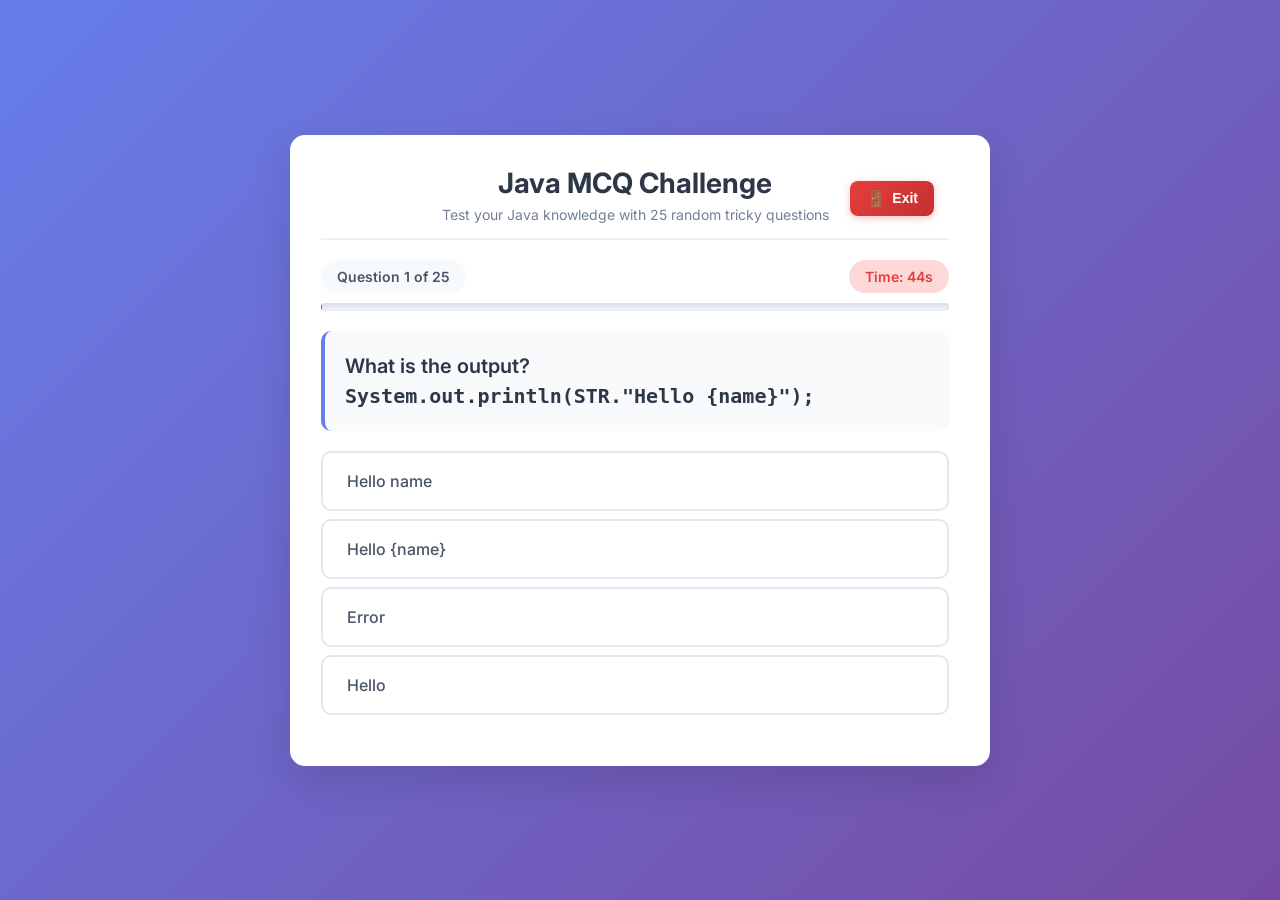
<file: mcq.html>
<!DOCTYPE html>
<html lang="en">
<head>
<meta charset="UTF-8">
<meta name="viewport" content="width=device-width, initial-scale=1.0, maximum-scale=1.0, user-scalable=no">
<title>Java MCQ Challenge - Professional Quiz</title>
<link href="https://fonts.googleapis.com/css2?family=Inter:wght@300;400;500;600;700&display=swap" rel="stylesheet">
<style>
  * {
    margin: 0;
    padding: 0;
    box-sizing: border-box;
  }

  body {
    font-family: 'Inter', sans-serif;
    background: linear-gradient(135deg, #667eea 0%, #764ba2 100%);
    min-height: 100vh;
    display: flex;
    justify-content: center;
    align-items: center;
    padding: 20px;
  }

  .quiz-container {
    background: #ffffff;
    padding: 20px;
    border-radius: 15px;
    box-shadow: 0 15px 40px rgba(0,0,0,0.12);
    width: 100%;
    max-width: 650px;
    max-height: 85vh;
    position: relative;
    overflow: hidden;
    border: 1px solid rgba(255,255,255,0.2);
    display: flex;
    flex-direction: column;
  }

  .quiz-content {
    flex: 1;
    overflow-y: auto;
    padding-right: 10px;
  }

  .quiz-content::-webkit-scrollbar {
    width: 6px;
  }

  .quiz-content::-webkit-scrollbar-track {
    background: #f1f1f1;
    border-radius: 10px;
  }

  .quiz-content::-webkit-scrollbar-thumb {
    background: #c1c1c1;
    border-radius: 10px;
  }

  .quiz-content::-webkit-scrollbar-thumb:hover {
    background: #a8a8a8;
  }

  .quiz-header {
    text-align: center;
    margin-bottom: 20px;
    padding-bottom: 15px;
    border-bottom: 2px solid #f0f0f0;
    position: relative;
  }

  .exit-btn {
    position: absolute;
    top: 15px;
    right: 15px;
    background: linear-gradient(135deg, #e53e3e 0%, #c53030 100%);
    color: white;
    border: none;
    border-radius: 8px;
    padding: 8px 16px;
    font-size: 14px;
    font-weight: 600;
    cursor: pointer;
    transition: all 0.3s ease;
    box-shadow: 0 2px 8px rgba(229, 62, 62, 0.3);
    z-index: 10;
    display: flex;
    align-items: center;
    gap: 6px;
  }

  .exit-btn::before {
    content: "🚪";
    font-size: 16px;
  }

  .exit-btn:hover {
    background: linear-gradient(135deg, #c53030 0%, #a02424 100%);
    transform: translateY(-2px);
    box-shadow: 0 4px 12px rgba(229, 62, 62, 0.4);
  }

  .quiz-title {
    font-size: 24px;
    font-weight: 700;
    color: #2d3748;
    margin-bottom: 6px;
  }

  .quiz-subtitle {
    font-size: 14px;
    color: #718096;
    font-weight: 400;
  }

  .progress-section {
    margin-bottom: 20px;
  }

  .progress-info {
    display: flex;
    justify-content: space-between;
    align-items: center;
    margin-bottom: 10px;
  }

  .question-counter {
    font-size: 14px;
    font-weight: 600;
    color: #4a5568;
    background: #f7fafc;
    padding: 8px 16px;
    border-radius: 20px;
  }

  .timer {
    font-size: 14px;
    font-weight: 600;
    color: #e53e3e;
    background: #fed7d7;
    padding: 8px 16px;
    border-radius: 20px;
  }

  .progress-bar {
    width: 100%;
    background: #edf2f7;
    border-radius: 10px;
    height: 8px;
    overflow: hidden;
    box-shadow: inset 0 2px 4px rgba(0,0,0,0.1);
  }

  .progress {
    height: 100%;
    background: linear-gradient(90deg, #667eea 0%, #764ba2 100%);
    border-radius: 10px;
    transition: width 0.6s ease;
    box-shadow: 0 0 10px rgba(102, 126, 234, 0.3);
  }

  .question-section {
    margin-bottom: 20px;
  }

  .question {
    font-size: 18px;
    font-weight: 600;
    color: #2d3748;
    line-height: 1.5;
    margin-bottom: 20px;
    padding: 15px;
    background: #f8fafc;
    border-radius: 10px;
    border-left: 4px solid #667eea;
  }

  .options {
    list-style: none;
    padding: 0;
    margin: 0;
  }

  .options li {
    background: #ffffff;
    padding: 14px 18px;
    margin: 8px 0;
    border-radius: 10px;
    cursor: pointer;
    transition: all 0.3s ease;
    border: 2px solid #e2e8f0;
    font-size: 15px;
    font-weight: 500;
    color: #4a5568;
    position: relative;
    overflow: hidden;
    min-height: 48px;
    display: flex;
    align-items: center;
    -webkit-tap-highlight-color: transparent;
  }

  .options li::before {
    content: '';
    position: absolute;
    top: 0;
    left: -100%;
    width: 100%;
    height: 100%;
    background: linear-gradient(90deg, transparent, rgba(102, 126, 234, 0.1), transparent);
    transition: left 0.5s;
  }

  .options li:hover {
    border-color: #667eea;
    transform: translateY(-2px);
    box-shadow: 0 8px 25px rgba(102, 126, 234, 0.15);
  }

  .options li:hover::before {
    left: 100%;
  }

  .options li.selected {
    background: linear-gradient(135deg, #667eea 0%, #764ba2 100%);
    color: #ffffff;
    border-color: #667eea;
    transform: translateY(-2px);
    box-shadow: 0 8px 25px rgba(102, 126, 234, 0.3);
  }

  .options li.selected::before {
    background: linear-gradient(90deg, transparent, rgba(255, 255, 255, 0.2), transparent);
  }

  .button-section {
    text-align: center;
    margin-top: 20px;
  }

  .btn {
    display: inline-block;
    padding: 14px 32px;
    background: linear-gradient(135deg, #667eea 0%, #764ba2 100%);
    color: #ffffff;
    border: none;
    border-radius: 25px;
    cursor: pointer;
    font-size: 16px;
    font-weight: 600;
    transition: all 0.3s ease;
    box-shadow: 0 4px 15px rgba(102, 126, 234, 0.3);
    text-transform: uppercase;
    letter-spacing: 0.5px;
    min-height: 48px;
    -webkit-tap-highlight-color: transparent;
  }

  .btn:hover {
    transform: translateY(-2px);
    box-shadow: 0 8px 25px rgba(102, 126, 234, 0.4);
  }

  .btn:disabled {
    opacity: 0.6;
    cursor: not-allowed;
    transform: none;
    box-shadow: 0 4px 15px rgba(102, 126, 234, 0.2);
  }

  .score-container {
    text-align: center;
    padding: 40px 20px;
    animation: slideIn 0.8s ease forwards;
  }

  .score-container h2 {
    font-size: 36px;
    font-weight: 700;
    color: #2d3748;
    margin-bottom: 15px;
  }

  .score-percentage {
    font-size: 24px;
    color: #718096;
    margin-bottom: 20px;
  }

  .score-message {
    font-size: 18px;
    color: #4a5568;
    margin-bottom: 30px;
    font-weight: 500;
  }

  .retry-btn {
    background: linear-gradient(135deg, #48bb78 0%, #38a169 100%);
  }

  .retry-btn:hover {
    box-shadow: 0 8px 25px rgba(72, 187, 120, 0.4);
  }

  @keyframes slideIn {
    0% {
      opacity: 0;
      transform: translateY(30px);
    }
    100% {
      opacity: 1;
      transform: translateY(0);
    }
  }

  @media (max-width: 768px) {
    body {
      padding: 10px;
    }

    .quiz-container {
      padding: 15px;
      margin: 5px;
      max-height: 90vh;
      max-width: 100%;
    }

    .quiz-content {
      padding-right: 5px;
    }

    .quiz-title {
      font-size: 20px;
      margin-bottom: 4px;
    }

    .quiz-subtitle {
      font-size: 13px;
    }

    .question {
      font-size: 15px;
      padding: 12px;
      margin-bottom: 15px;
    }

    .options li {
      padding: 12px 16px;
      font-size: 14px;
      margin: 6px 0;
    }

    .progress-info {
      flex-direction: column;
      gap: 8px;
      align-items: stretch;
    }

    .question-counter,
    .timer {
      text-align: center;
      font-size: 12px;
      padding: 6px 10px;
    }

    .btn {
      padding: 12px 24px;
      font-size: 14px;
    }

    .modal-content {
      margin: 5% auto;
      padding: 25px 15px;
      width: 95%;
      max-width: 400px;
    }

    .modal-score-container h2 {
      font-size: 24px;
    }

    .modal-score-percentage {
      font-size: 18px;
    }

    .modal-score-message {
      font-size: 15px;
    }

    .modal-retry-btn {
      padding: 12px 24px;
      font-size: 14px;
    }
  }

  /* Tablet styles */
  @media (max-width: 1024px) and (min-width: 769px) {
    .quiz-container {
      max-width: 700px;
      padding: 25px;
    }

    .quiz-title {
      font-size: 26px;
    }

    .question {
      font-size: 18px;
      padding: 16px;
    }

    .options li {
      padding: 16px 20px;
      font-size: 15px;
    }
  }

  /* Small mobile devices */
  @media (max-width: 480px) {
    body {
      padding: 5px;
    }

    .quiz-container {
      padding: 12px;
      margin: 2px;
      border-radius: 10px;
    }

    .quiz-title {
      font-size: 18px;
    }

    .quiz-subtitle {
      font-size: 12px;
    }

    .question {
      font-size: 14px;
      padding: 10px;
      margin-bottom: 12px;
    }

    .options li {
      padding: 10px 14px;
      font-size: 13px;
      margin: 4px 0;
      border-radius: 8px;
    }

    .progress-bar {
      height: 6px;
    }

    .question-counter,
    .timer {
      font-size: 11px;
      padding: 4px 8px;
    }

    .btn {
      padding: 10px 20px;
      font-size: 13px;
    }

    .modal-content {
      margin: 2% auto;
      padding: 20px 12px;
      width: 98%;
      border-radius: 12px;
    }

    .modal-score-container h2 {
      font-size: 20px;
    }

    .modal-score-percentage {
      font-size: 16px;
    }

    .modal-score-message {
      font-size: 14px;
    }

    .modal-retry-btn {
      padding: 10px 20px;
      font-size: 13px;
    }

    .exit-btn {
      width: 30px;
      height: 30px;
      font-size: 16px;
    }

    .exit-modal-content {
      margin: 25% auto;
      padding: 25px;
    }

    .exit-modal-content h3 {
      font-size: 20px;
    }

    .exit-modal-content p {
      font-size: 14px;
    }

    .exit-modal-buttons {
      flex-direction: column;
      gap: 10px;
    }

    .exit-confirm-btn,
    .exit-cancel-btn {
      padding: 10px 20px;
      font-size: 13px;
    }
  }

  /* Very small screens */
  @media (max-width: 360px) {
    .quiz-container {
      padding: 8px;
    }

    .quiz-title {
      font-size: 16px;
    }

    .question {
      font-size: 13px;
      padding: 8px;
    }

    .options li {
      padding: 8px 12px;
      font-size: 12px;
    }

    .btn {
      padding: 8px 16px;
      font-size: 12px;
    }

    .modal-content {
      padding: 15px 10px;
    }
  }

  /* Large screens - prevent quiz from getting too wide */
  @media (min-width: 1200px) {
    .quiz-container {
      max-width: 700px;
      padding: 30px;
    }

    .quiz-title {
      font-size: 28px;
    }

    .question {
      font-size: 20px;
      padding: 20px;
    }

    .options li {
      padding: 18px 24px;
      font-size: 16px;
    }
  }

  @keyframes fadeIn {
    0% { opacity: 0; }
    100% { opacity: 1; }
  }

  /* Modal Styles */
  .modal {
    display: none;
    position: fixed;
    z-index: 1000;
    left: 0;
    top: 0;
    width: 100%;
    height: 100%;
    background-color: rgba(0, 0, 0, 0.7);
    backdrop-filter: blur(5px);
    animation: fadeIn 0.3s ease;
  }

  .modal-content {
    background: #ffffff;
    margin: 10% auto;
    padding: 40px;
    border-radius: 20px;
    box-shadow: 0 20px 60px rgba(0,0,0,0.3);
    width: 90%;
    max-width: 500px;
    position: relative;
    animation: slideIn 0.5s ease;
  }

  .close {
    position: absolute;
    right: 20px;
    top: 15px;
    color: #aaa;
    font-size: 28px;
    font-weight: bold;
    cursor: pointer;
    transition: color 0.3s;
  }

  .close:hover {
    color: #667eea;
  }

  .modal-score-container {
    text-align: center;
  }

  .modal-score-container h2 {
    font-size: 36px;
    font-weight: 700;
    color: #2d3748;
    margin-bottom: 15px;
  }

  .modal-score-percentage {
    font-size: 24px;
    color: #718096;
    margin-bottom: 20px;
  }

  .modal-score-message {
    font-size: 18px;
    color: #4a5568;
    margin-bottom: 30px;
    font-weight: 500;
  }

  .modal-retry-btn {
    background: linear-gradient(135deg, #48bb78 0%, #38a169 100%);
    color: white;
    border: none;
    padding: 14px 32px;
    border-radius: 25px;
    font-size: 16px;
    font-weight: 600;
    cursor: pointer;
    transition: all 0.3s ease;
    text-transform: uppercase;
    letter-spacing: 0.5px;
    margin: 10px;
  }

  .modal-retry-btn:hover {
    transform: translateY(-2px);
    box-shadow: 0 8px 25px rgba(72, 187, 120, 0.4);
  }

  /* Exit Confirmation Modal Styles */
  .exit-modal-content {
    background: #ffffff;
    margin: 20% auto;
    padding: 30px;
    border-radius: 15px;
    box-shadow: 0 15px 40px rgba(0,0,0,0.3);
    width: 90%;
    max-width: 400px;
    position: relative;
    animation: slideIn 0.4s ease;
    text-align: center;
  }

  .exit-modal-content h3 {
    font-size: 24px;
    font-weight: 600;
    color: #2d3748;
    margin-bottom: 15px;
  }

  .exit-modal-content p {
    font-size: 16px;
    color: #4a5568;
    margin-bottom: 25px;
    line-height: 1.5;
  }

  .exit-modal-buttons {
    display: flex;
    gap: 15px;
    justify-content: center;
  }

  .exit-confirm-btn {
    background: linear-gradient(135deg, #e53e3e 0%, #c53030 100%);
    color: white;
    border: none;
    padding: 12px 24px;
    border-radius: 20px;
    font-size: 14px;
    font-weight: 600;
    cursor: pointer;
    transition: all 0.3s ease;
    text-transform: uppercase;
    letter-spacing: 0.5px;
  }

  .exit-confirm-btn:hover {
    transform: translateY(-2px);
    box-shadow: 0 6px 20px rgba(229, 62, 62, 0.4);
  }

  .exit-cancel-btn {
    background: #f7fafc;
    color: #4a5568;
    border: 2px solid #e2e8f0;
    padding: 12px 24px;
    border-radius: 20px;
    font-size: 14px;
    font-weight: 600;
    cursor: pointer;
    transition: all 0.3s ease;
    text-transform: uppercase;
    letter-spacing: 0.5px;
  }

  .exit-cancel-btn:hover {
    background: #edf2f7;
    border-color: #cbd5e0;
    transform: translateY(-2px);
  }

</style>
</head>
<body>
<div class="quiz-container">
  <div class="quiz-content">
    <div class="quiz-header">
      <button class="exit-btn" onclick="showExitConfirmation()" title="Exit Quiz">Exit</button>
      <h1 class="quiz-title">Java MCQ Challenge</h1>
      <p class="quiz-subtitle">Test your Java knowledge with 25 random tricky questions</p>
    </div>

    <div class="progress-section">
      <div class="progress-info">
        <div class="question-counter" id="questionCounter">Question 1 of 25</div>
        <div class="timer" id="timer">Time: 45s</div>
      </div>
      <div class="progress-bar">
        <div class="progress" id="progress"></div>
      </div>
    </div>

    <div class="question-section">
      <div class="question" id="question"></div>
      <ul class="options" id="options"></ul>
    </div>

    <div class="button-section">
      <button class="btn" id="nextBtn" style="display:none;">Next Question</button>
      <button class="btn" id="submitBtn" style="display:none;">Submit Quiz</button>
    </div>
  </div>
</div>

<!-- Modal for Results -->
<div id="resultModal" class="modal">
  <div class="modal-content">
    <span class="close" onclick="closeModal()">&times;</span>
    <div class="modal-score-container" id="modalScoreContent">
      <!-- Score content will be inserted here -->
    </div>
  </div>
</div>

<!-- Modal for Exit Confirmation -->
<div id="exitModal" class="modal">
  <div class="exit-modal-content">
    <h3>Exit Quiz?</h3>
    <p>Are you sure you want to exit the quiz? Your progress will be lost.</p>
    <div class="exit-modal-buttons">
      <button class="exit-cancel-btn" onclick="closeExitModal()">Cancel</button>
      <button class="exit-confirm-btn" onclick="confirmExit()">Exit Quiz</button>
    </div>
  </div>
</div>

<script>
// Function to shuffle array and get random questions
function getRandomQuestions(allQuestions, count) {
  const shuffled = [...allQuestions].sort(() => 0.5 - Math.random());
  return shuffled.slice(0, count);
}

// All 100 Java questions
const allQuestions = [
  {
    q: "What will be the output of the following code?<br><code>class Test {<br>&nbsp;&nbsp;public static void main(String[] args) {<br>&nbsp;&nbsp;&nbsp;&nbsp;int x = 10;<br>&nbsp;&nbsp;&nbsp;&nbsp;int y = ++x + x++;<br>&nbsp;&nbsp;&nbsp;&nbsp;System.out.println(y);<br>&nbsp;&nbsp;}<br>}</code>",
    options: ["20", "21", "22", "23"],
    answer: 2
  },
  {
    q: "Which of the following statements about Java's garbage collection is true?",
    options: ["It guarantees that objects will be collected immediately when they become unreachable", "It can be forced to run using System.gc()", "It runs on a separate thread by default", "It prevents memory leaks completely"],
    answer: 2
  },
  {
    q: "What will happen when you try to compile and run this code?<br><code>class A {<br>&nbsp;&nbsp;static {<br>&nbsp;&nbsp;&nbsp;&nbsp;System.out.println(\"A static\");<br>&nbsp;&nbsp;}<br>}<br>class B extends A {<br>&nbsp;&nbsp;static {<br>&nbsp;&nbsp;&nbsp;&nbsp;System.out.println(\"B static\");<br>&nbsp;&nbsp;}<br>}<br>public class Test {<br>&nbsp;&nbsp;public static void main(String[] args) {<br>&nbsp;&nbsp;&nbsp;&nbsp;new B();<br>&nbsp;&nbsp;}<br>}</code>",
    options: ["A static\\nB static", "B static\\nA static", "Only B static", "Compilation error"],
    answer: 0
  },
  {
    q: "Which method in Object class is used for creating a copy of an object?",
    options: ["copy()", "clone()", "duplicate()", "replicate()"],
    answer: 1
  },
  {
    q: "What is the output of this code?<br><code>String s1 = \"Hello\";<br>String s2 = \"Hello\";<br>String s3 = new String(\"Hello\");<br>System.out.println(s1 == s2);<br>System.out.println(s1 == s3);</code>",
    options: ["true true", "true false", "false true", "false false"],
    answer: 1
  },
  {
    q: "Which of the following is NOT a valid way to create a thread in Java?",
    options: ["Extending Thread class", "Implementing Runnable interface", "Implementing Callable interface", "Using lambda expressions with Runnable"],
    answer: 2
  },
  {
    q: "What will be the output?<br><code>class Parent {<br>&nbsp;&nbsp;int x = 10;<br>&nbsp;&nbsp;{ System.out.println(\"Parent instance block\"); }<br>}<br>class Child extends Parent {<br>&nbsp;&nbsp;int x = 20;<br>&nbsp;&nbsp;{ System.out.println(\"Child instance block\"); }<br>}<br>public class Test {<br>&nbsp;&nbsp;public static void main(String[] args) {<br>&nbsp;&nbsp;&nbsp;&nbsp;Child c = new Child();<br>&nbsp;&nbsp;&nbsp;&nbsp;System.out.println(c.x);<br>&nbsp;&nbsp;}<br>}</code>",
    options: ["Parent instance block\\nChild instance block\\n20", "Child instance block\\nParent instance block\\n20", "Parent instance block\\nChild instance block\\n10", "Compilation error"],
    answer: 0
  },
  {
    q: "Which collection class allows null values and maintains insertion order?",
    options: ["HashSet", "TreeSet", "LinkedHashSet", "HashMap"],
    answer: 2
  },
  {
    q: "What is the purpose of the 'transient' keyword in Java?",
    options: ["To make a variable thread-safe", "To prevent serialization of a field", "To make a method synchronized", "To create immutable objects"],
    answer: 1
  },
  {
    q: "Which of the following will cause a compilation error?<br><code>class Test {<br>&nbsp;&nbsp;public void method() {<br>&nbsp;&nbsp;&nbsp;&nbsp;try {<br>&nbsp;&nbsp;&nbsp;&nbsp;&nbsp;&nbsp;return;<br>&nbsp;&nbsp;&nbsp;&nbsp;} finally {<br>&nbsp;&nbsp;&nbsp;&nbsp;&nbsp;&nbsp;System.out.println(\"finally\");<br>&nbsp;&nbsp;&nbsp;&nbsp;}<br>&nbsp;&nbsp;}<br>}</code>",
    options: ["The return statement in try block", "The finally block", "The method declaration", "Nothing, code compiles fine"],
    answer: 3
  },
  {
    q: "What is the output of this code?<br><code>Integer a = 100;<br>Integer b = 100;<br>Integer c = 200;<br>Integer d = 200;<br>System.out.println(a == b);<br>System.out.println(c == d);</code>",
    options: ["true true", "true false", "false true", "false false"],
    answer: 1
  },
  {
    q: "Which interface should be implemented for custom sorting in Collections.sort()?",
    options: ["Comparable", "Comparator", "Serializable", "Runnable"],
    answer: 1
  },
  {
    q: "What happens when you call wait() on an object?",
    options: ["The thread terminates", "The thread releases the lock and waits", "The thread gets higher priority", "The object gets garbage collected"],
    answer: 1
  },
  {
    q: "Which of the following is true about Java annotations?",
    options: ["They can change the behavior of compiled code", "They are only used for documentation", "They can be processed at compile time", "They replace XML configuration completely"],
    answer: 2
  },
  {
    q: "What will be the output?<br><code>class A {<br>&nbsp;&nbsp;static int i = 10;<br>&nbsp;&nbsp;static {<br>&nbsp;&nbsp;&nbsp;&nbsp;i++;<br>&nbsp;&nbsp;}<br>}<br>class B extends A {<br>&nbsp;&nbsp;static {<br>&nbsp;&nbsp;&nbsp;&nbsp;i++;<br>&nbsp;&nbsp;}<br>}<br>public class Test {<br>&nbsp;&nbsp;public static void main(String[] args) {<br>&nbsp;&nbsp;&nbsp;&nbsp;System.out.println(B.i);<br>&nbsp;&nbsp;}<br>}</code>",
    options: ["10", "11", "12", "Compilation error"],
    answer: 2
  },
  {
    q: "Which collection is thread-safe and allows concurrent read/write operations?",
    options: ["ArrayList", "HashMap", "ConcurrentHashMap", "LinkedList"],
    answer: 2
  },
  {
    q: "What is the purpose of the 'volatile' keyword?",
    options: ["To make variables immutable", "To ensure visibility of changes across threads", "To prevent method overriding", "To create thread-local variables"],
    answer: 1
  },
  {
    q: "Which exception is thrown when trying to access an array element with an invalid index?",
    options: ["NullPointerException", "ArrayIndexOutOfBoundsException", "IllegalArgumentException", "ClassCastException"],
    answer: 1
  },
  {
    q: "What is the output?<br><code>StringBuilder sb = new StringBuilder(\"Hello\");<br>sb.append(\" World\");<br>sb.insert(5, \" Java\");<br>System.out.println(sb);</code>",
    options: ["Hello World", "Hello Java World", "Hello World Java", "HelloJava World"],
    answer: 1
  },
  {
    q: "Which of the following is NOT a feature of Java 8 streams?",
    options: ["Lazy evaluation", "Parallel processing", "External iteration", "Functional programming"],
    answer: 2
  },
  {
    q: "What happens when you override equals() but not hashCode()?",
    options: ["It works fine", "It can break HashMap/HashSet contracts", "It causes compilation error", "It makes objects immutable"],
    answer: 1
  },
  {
    q: "Which method is used to create a new thread using ExecutorService?",
    options: ["start()", "run()", "execute()", "submit()"],
    answer: 3
  },
  {
    q: "What is the output?<br><code>class Test {<br>&nbsp;&nbsp;public static void main(String[] args) {<br>&nbsp;&nbsp;&nbsp;&nbsp;int[] arr = {1, 2, 3};<br>&nbsp;&nbsp;&nbsp;&nbsp;for(int i : arr) {<br>&nbsp;&nbsp;&nbsp;&nbsp;&nbsp;&nbsp;if(i == 2) continue;<br>&nbsp;&nbsp;&nbsp;&nbsp;&nbsp;&nbsp;System.out.print(i);<br>&nbsp;&nbsp;&nbsp;&nbsp;}<br>&nbsp;&nbsp;}<br>}</code>",
    options: ["123", "13", "12", "23"],
    answer: 1
  },
  {
    q: "Which design pattern is used in Java's Runtime.getRuntime()?",
    options: ["Factory Method", "Singleton", "Observer", "Decorator"],
    answer: 1
  },
  {
    q: "What will happen?<br><code>try {<br>&nbsp;&nbsp;int x = 10 / 0;<br>} catch (ArithmeticException e) {<br>&nbsp;&nbsp;System.out.println(\"Caught\");<br>} finally {<br>&nbsp;&nbsp;System.out.println(\"Finally\");<br>}<br>System.out.println(\"End\");</code>",
    options: ["Caught\\nFinally\\nEnd", "Caught\\nEnd", "Finally\\nEnd", "Compilation error"],
    answer: 0
  },
  // Adding more questions to reach 100
  {
    q: "What is the default value of a boolean variable in Java?",
    options: ["true", "false", "null", "0"],
    answer: 1
  },
  {
    q: "Which keyword is used to prevent inheritance in Java?",
    options: ["static", "final", "abstract", "private"],
    answer: 1
  },
  {
    q: "What is the output?<br><code>System.out.println(10 + 20 + \"Hello\");<br>System.out.println(\"Hello\" + 10 + 20);</code>",
    options: ["30Hello\\nHello30", "30Hello\\nHello1020", "1020Hello\\nHello30", "1020Hello\\nHello1020"],
    answer: 1
  },
  {
    q: "Which of these is not a Java access modifier?",
    options: ["public", "protected", "private", "internal"],
    answer: 3
  },
  {
    q: "What does JVM stand for?",
    options: ["Java Virtual Machine", "Java Variable Memory", "Java Virtual Method", "Java Variable Method"],
    answer: 0
  },
  {
    q: "Which method must be implemented by all threads?",
    options: ["start()", "run()", "execute()", "init()"],
    answer: 1
  },
  {
    q: "What is the size of int in Java?",
    options: ["8 bits", "16 bits", "32 bits", "64 bits"],
    answer: 2
  },
  {
    q: "Which of these is not a primitive data type in Java?",
    options: ["int", "float", "boolean", "String"],
    answer: 3
  },
  {
    q: "What is the output?<br><code>int x = 5;<br>System.out.println(x++ + ++x);</code>",
    options: ["10", "11", "12", "13"],
    answer: 1
  },
  {
    q: "Which class is the parent of all classes in Java?",
    options: ["Object", "Class", "System", "String"],
    answer: 0
  },
  {
    q: "What is the output?<br><code>String s = \"Java\";<br>s.concat(\" Programming\");<br>System.out.println(s);</code>",
    options: ["Java", "Java Programming", "Programming", "null"],
    answer: 0
  },
  {
    q: "Which keyword is used to create an object in Java?",
    options: ["new", "create", "alloc", "make"],
    answer: 0
  },
  {
    q: "What is the output?<br><code>System.out.println(10 == 10.0);</code>",
    options: ["true", "false", "Compilation error", "Runtime error"],
    answer: 0
  },
  {
    q: "Which of these is not a valid identifier in Java?",
    options: ["_var", "$var", "2var", "var2"],
    answer: 2
  },
  {
    q: "What is the default value of an int variable?",
    options: ["0", "null", "undefined", "1"],
    answer: 0
  },
  {
    q: "Which operator is used for string concatenation?",
    options: ["+", "-", "*", "/"],
    answer: 0
  },
  {
    q: "What is the output?<br><code>boolean b = true;<br>System.out.println(!b);</code>",
    options: ["true", "false", "1", "0"],
    answer: 1
  },
  {
    q: "Which of these is a valid array declaration?",
    options: ["int arr[];", "int[] arr;", "Both are valid", "None are valid"],
    answer: 2
  },
  {
    q: "What is the output?<br><code>System.out.println(\"Hello\".length());</code>",
    options: ["4", "5", "6", "7"],
    answer: 1
  },
  {
    q: "Which keyword is used to handle exceptions?",
    options: ["try", "catch", "finally", "All of the above"],
    answer: 3
  },
  {
    q: "What is the output?<br><code>System.out.println(Math.max(10, 20));</code>",
    options: ["10", "20", "30", "0"],
    answer: 1
  },
  {
    q: "Which of these is not a loop in Java?",
    options: ["for", "while", "do-while", "repeat"],
    answer: 3
  },
  {
    q: "What is the output?<br><code>System.out.println(10 / 3);</code>",
    options: ["3", "3.333", "3.0", "Error"],
    answer: 0
  },
  {
    q: "Which method is used to compare two strings?",
    options: ["==", "equals()", "compareTo()", "Both equals() and compareTo()"],
    answer: 3
  },
  {
    q: "What is the output?<br><code>System.out.println(\"Hello\" instanceof String);</code>",
    options: ["true", "false", "Compilation error", "Runtime error"],
    answer: 0
  },
  {
    q: "Which of these is a valid comment in Java?",
    options: ["// comment", "/* comment */", "/** comment */", "All of the above"],
    answer: 3
  },
  {
    q: "What is the output?<br><code>System.out.println(Integer.parseInt(\"123\"));</code>",
    options: ["123", "\"123\"", "Error", "null"],
    answer: 0
  },
  {
    q: "Which keyword is used to define a constant?",
    options: ["const", "final", "static", "constant"],
    answer: 1
  },
  {
    q: "What is the output?<br><code>System.out.println(10 % 3);</code>",
    options: ["1", "3", "0", "10"],
    answer: 0
  },
  {
    q: "Which of these is not a valid data type conversion?",
    options: ["int to long", "long to int", "char to int", "boolean to int"],
    answer: 3
  },
  {
    q: "What is the output?<br><code>System.out.println(Math.abs(-10));</code>",
    options: ["-10", "10", "0", "Error"],
    answer: 1
  },
  {
    q: "Which operator has the highest precedence?",
    options: ["+", "*", "++", "()"],
    answer: 3
  },
  {
    q: "What is the output?<br><code>System.out.println(\"Hello\".charAt(0));</code>",
    options: ["H", "e", "l", "o"],
    answer: 0
  },
  {
    q: "Which of these is a valid switch statement?",
    options: ["switch(int)", "switch(String)", "switch(boolean)", "Both int and String"],
    answer: 3
  },
  {
    q: "What is the output?<br><code>System.out.println(Math.pow(2, 3));</code>",
    options: ["6", "8", "9", "16"],
    answer: 1
  },
  {
    q: "Which keyword is used to exit from a loop?",
    options: ["exit", "break", "return", "stop"],
    answer: 1
  },
  {
    q: "What is the output?<br><code>System.out.println(\"Hello\".toUpperCase());</code>",
    options: ["hello", "HELLO", "Hello", "Error"],
    answer: 1
  },
  {
    q: "Which of these is not a valid array operation?",
    options: ["arr.length", "arr.size()", "arr[0]", "arr.clone()"],
    answer: 1
  },
  {
    q: "What is the output?<br><code>System.out.println(10.0 / 3);</code>",
    options: ["3", "3.3333333333333335", "3.0", "Error"],
    answer: 1
  },
  {
    q: "Which interface is implemented by ArrayList?",
    options: ["List", "Set", "Queue", "Map"],
    answer: 0
  },
  {
    q: "What is the output?<br><code>System.out.println(\"Hello\".substring(1, 3));</code>",
    options: ["H", "He", "el", "ell"],
    answer: 2
  },
  {
    q: "Which of these is a valid constructor?",
    options: ["public ClassName()", "public void ClassName()", "public ClassName", "public ClassName[]()"],
    answer: 0
  },
  {
    q: "What is the output?<br><code>System.out.println(Math.sqrt(16));</code>",
    options: ["4", "4.0", "16", "Error"],
    answer: 1
  },
  {
    q: "Which keyword is used to call parent class constructor?",
    options: ["this", "super", "parent", "base"],
    answer: 1
  },
  {
    q: "What is the output?<br><code>System.out.println(\"Hello\".replace('l', 'x'));</code>",
    options: ["Hexxo", "Hello", "Hexlo", "Error"],
    answer: 0
  },
  {
    q: "Which of these is not a valid method modifier?",
    options: ["public", "private", "protected", "internal"],
    answer: 3
  },
  {
    q: "What is the output?<br><code>System.out.println(10 << 2);</code>",
    options: ["20", "40", "80", "160"],
    answer: 1
  },
  {
    q: "Which class is used for reading input from console?",
    options: ["Scanner", "Reader", "InputStream", "Console"],
    answer: 0
  },
  {
    q: "What is the output?<br><code>System.out.println(\"Hello\".indexOf('l'));</code>",
    options: ["0", "1", "2", "3"],
    answer: 2
  },
  {
    q: "Which of these is a valid generic type?",
    options: ["List&lt;String&gt;", "List&lt;int&gt;", "List&lt;Integer&gt;", "Both String and Integer"],
    answer: 3
  },
  {
    q: "What is the output?<br><code>System.out.println(10 & 5);</code>",
    options: ["15", "0", "5", "10"],
    answer: 1
  },
  {
    q: "Which interface is implemented by HashMap?",
    options: ["List", "Set", "Map", "Queue"],
    answer: 2
  },
  {
    q: "What is the output?<br><code>System.out.println(\"Hello\".startsWith(\"He\"));</code>",
    options: ["true", "false", "Error", "null"],
    answer: 0
  },
  {
    q: "Which keyword is used to define an interface?",
    options: ["class", "interface", "abstract", "implements"],
    answer: 1
  },
  {
    q: "What is the output?<br><code>System.out.println(10 | 5);</code>",
    options: ["15", "0", "5", "10"],
    answer: 0
  },
  {
    q: "Which of these is not a valid exception type?",
    options: ["IOException", "RuntimeException", "Exception", "ErrorException"],
    answer: 3
  },
  {
    q: "What is the output?<br><code>System.out.println(\"Hello\".lastIndexOf('l'));</code>",
    options: ["1", "2", "3", "4"],
    answer: 2
  },
  {
    q: "Which keyword is used to implement an interface?",
    options: ["extends", "implements", "inherit", "interface"],
    answer: 1
  },
  {
    q: "What is the output?<br><code>System.out.println(10 ^ 5);</code>",
    options: ["15", "0", "5", "10"],
    answer: 0
  },
  {
    q: "Which of these is a valid lambda expression?",
    options: ["() -> {}", "(int x) -> x * 2", "x -> x * 2", "All of the above"],
    answer: 3
  },
  {
    q: "What is the output?<br><code>System.out.println(\"Hello\".trim());</code>",
    options: ["Hello", "hello", "HELLO", "Error"],
    answer: 0
  },
  {
    q: "Which interface is used for functional programming?",
    options: ["Runnable", "Callable", "Function", "All of the above"],
    answer: 3
  },
  {
    q: "What is the output?<br><code>System.out.println(Arrays.toString(new int[]{1,2,3}));</code>",
    options: ["[1, 2, 3]", "[1,2,3]", "123", "Error"],
    answer: 0
  },
  {
    q: "Which of these is not a valid stream operation?",
    options: ["filter", "map", "collect", "sort"],
    answer: 3
  },
  {
    q: "What is the output?<br><code>System.out.println(Stream.of(1,2,3).sum());</code>",
    options: ["6", "123", "[1, 2, 3]", "Error"],
    answer: 0
  },
  {
    q: "Which annotation is used for method overriding?",
    options: ["@Override", "@SuppressWarnings", "@Deprecated", "@FunctionalInterface"],
    answer: 0
  },
  {
    q: "What is the output?<br><code>System.out.println(Optional.ofNullable(null).orElse(\"default\"));</code>",
    options: ["null", "default", "Optional.empty", "Error"],
    answer: 1
  },
  {
    q: "Which of these is a valid date/time API in Java 8?",
    options: ["Date", "Calendar", "LocalDateTime", "All of the above"],
    answer: 2
  },
  {
    q: "What is the output?<br><code>System.out.println(\"Hello\".chars().count());</code>",
    options: ["4", "5", "6", "Error"],
    answer: 1
  },
  {
    q: "Which interface is used for custom serialization?",
    options: ["Serializable", "Externalizable", "Cloneable", "Comparable"],
    answer: 1
  },
  {
    q: "What is the output?<br><code>System.out.println(Math.floor(3.7));</code>",
    options: ["3", "4", "3.0", "4.0"],
    answer: 2
  },
  {
    q: "Which of these is a valid method reference?",
    options: ["String::length", "System.out::println", "Math::max", "All of the above"],
    answer: 3
  },
  {
    q: "What is the output?<br><code>System.out.println(\"Hello\".codePointAt(0));</code>",
    options: ["72", "104", "101", "108"],
    answer: 0
  },
  {
    q: "Which class is used for reading files in Java 8?",
    options: ["FileReader", "BufferedReader", "Files", "All of the above"],
    answer: 2
  },
  {
    q: "What is the output?<br><code>System.out.println(Instant.now().toString().length() > 0);</code>",
    options: ["true", "false", "Error", "null"],
    answer: 0
  },
  {
    q: "Which of these is a valid CompletableFuture method?",
    options: ["thenApply", "thenAccept", "thenRun", "All of the above"],
    answer: 3
  },
  {
    q: "What is the output?<br><code>System.out.println(\"Hello\".transform(String::toUpperCase));</code>",
    options: ["HELLO", "hello", "Hello", "Error"],
    answer: 0
  },
  {
    q: "Which interface is used for parallel streams?",
    options: ["Stream", "ParallelStream", "BaseStream", "None"],
    answer: 0
  },
  {
    q: "What is the output?<br><code>System.out.println(List.of(1,2,3).size());</code>",
    options: ["3", "6", "[1, 2, 3]", "Error"],
    answer: 0
  },
  {
    q: "Which annotation is used for dependency injection?",
    options: ["@Autowired", "@Inject", "@Resource", "All of the above"],
    answer: 3
  },
  {
    q: "What is the output?<br><code>System.out.println(\"Hello\".indent(2));</code>",
    options: ["  Hello", "Hello  ", "Hello", "Error"],
    answer: 0
  },
  {
    q: "Which of these is a valid record in Java?",
    options: ["record Person(String name) {}", "record Person { String name; }", "class Person(String name) {}", "None of the above"],
    answer: 0
  },
  {
    q: "What is the output?<br><code>System.out.println(\"Hello\".repeat(3));</code>",
    options: ["HelloHelloHello", "Hello Hello Hello", "Hello3", "Error"],
    answer: 0
  },
  {
    q: "Which of these is a valid text block?",
    options: ['"""Hello"""', '"Hello"', '"""\\nHello\\n"""', "All of the above"],
    answer: 2
  },
  {
    q: "What is the output?<br><code>System.out.println(STR.\"Hello \{name}\");</code>",
    options: ["Hello name", "Hello \{name}", "Error", "Hello"],
    answer: 2
  },
  {
    q: "Which of these is a valid sealed class?",
    options: ["sealed class Shape permits Circle {}", "sealed class Shape {}", "class Shape sealed {}", "None of the above"],
    answer: 0
  },
  {
    q: "What is the output?<br><code>System.out.println(Math.clamp(5, 1, 10));</code>",
    options: ["5", "1", "10", "Error"],
    answer: 0
  },
  {
    q: "Which of these is a valid pattern matching?",
    options: ["if (obj instanceof String s)", "if (obj instanceof String)", "String s = (String) obj", "All of the above"],
    answer: 0
  },
  {
    q: "What is the output?<br><code>System.out.println(\"Hello\".isBlank());</code>",
    options: ["true", "false", "Error", "null"],
    answer: 1
  },
  {
    q: "Which of these is a valid switch expression?",
    options: ["String result = switch(day) { case 1 -> \"Monday\"; default -> \"Other\"; };", "String result = switch(day) { case 1: \"Monday\"; default: \"Other\"; };", "Both are valid", "None are valid"],
    answer: 0
  },
  {
    q: "What is the output?<br><code>System.out.println(\"Hello\".lines().count());</code>",
    options: ["1", "5", "0", "Error"],
    answer: 0
  },
  {
    q: "Which of these is a valid foreign function?",
    options: ["MethodHandle", "VarHandle", "MemorySegment", "All of the above"],
    answer: 3
  },
  {
    q: "What is the output?<br><code>System.out.println(\"Hello\".formatted(\"World\"));</code>",
    options: ["Hello", "World", "HelloWorld", "Error"],
    answer: 0
  }
];

// Get 25 random questions
const quizData = getRandomQuestions(allQuestions, 25);

let currentQuestion = 0;
let score = 0;
let timer;
let timeLeft = 45;

const questionEl = document.getElementById('question');
const optionsEl = document.getElementById('options');
const timerEl = document.getElementById('timer');
const nextBtn = document.getElementById('nextBtn');
const submitBtn = document.getElementById('submitBtn');
const progressEl = document.getElementById('progress');
const questionCounterEl = document.getElementById('questionCounter');

function loadQuestion(){
  const q = quizData[currentQuestion];

  // Animate question change
  questionEl.style.opacity = 0;
  optionsEl.style.opacity = 0;

  setTimeout(() => {
    questionCounterEl.innerText = `Question ${currentQuestion + 1} of ${quizData.length}`;
    questionEl.innerHTML = q.q;
    optionsEl.innerHTML = '';

    q.options.forEach((opt, index) => {
      const li = document.createElement('li');
      li.innerHTML = opt;
      li.addEventListener('click', () => selectOption(index));
      optionsEl.appendChild(li);
    });

    nextBtn.style.display = 'none';
    submitBtn.style.display = 'none';
    timeLeft = 45;
    timerEl.innerText = `Time: ${timeLeft}s`;
    updateProgress();

    questionEl.style.opacity = 1;
    optionsEl.style.opacity = 1;
    startTimer();
  }, 300);
}

function startTimer(){
  clearInterval(timer);
  timer = setInterval(() => {
    timeLeft--;
    timerEl.innerText = `Time: ${timeLeft}s`;
    updateProgress();
    if(timeLeft <= 0){
      clearInterval(timer);
      goNext(false);
    }
  }, 1000);
}

function updateProgress(){
  const questionProgress = (currentQuestion / quizData.length) * 100;
  const timeProgress = ((45 - timeLeft) / 45) * (100 / quizData.length);
  const totalProgress = questionProgress + timeProgress;
  progressEl.style.width = Math.min(totalProgress, 100) + '%';
}

function selectOption(index){
  clearInterval(timer);
  const selectedLi = optionsEl.children[index];
  for(let li of optionsEl.children){
    li.classList.remove('selected');
  }
  selectedLi.classList.add('selected');

  if(currentQuestion === quizData.length - 1){
    submitBtn.style.display = 'inline-block';
  } else {
    nextBtn.style.display = 'inline-block';
  }
}

function goNext(selected = true){
  if(selected){
    const selectedLi = optionsEl.querySelector('.selected');
    if(selectedLi){
      const chosenIndex = Array.from(optionsEl.children).indexOf(selectedLi);
      if(chosenIndex === quizData[currentQuestion].answer){
        score += 4;
      }
    }
  }

  currentQuestion++;
  if(currentQuestion < quizData.length){
    loadQuestion();
  } else {
    showScore();
  }
}

function showScore(){
  const percentage = Math.round((score / (quizData.length * 4)) * 100);
  let message = "";
  let color = "";

  if(percentage >= 90){
    message = "Outstanding! You're a Java expert!";
    color = "#48bb78";
  } else if(percentage >= 80){
    message = "Excellent work! Great Java knowledge!";
    color = "#38a169";
  } else if(percentage >= 70){
    message = "Good job! You know Java well!";
    color = "#4299e1";
  } else if(percentage >= 60){
    message = "Not bad! Keep practicing!";
    color = "#ed8936";
  } else {
    message = "Keep learning! Practice makes perfect!";
    color = "#e53e3e";
  }

  const modalContent = `
    <h2 style="color: ${color};">Your Score: ${score}/${quizData.length * 4}</h2>
    <div class="modal-score-percentage" style="color: ${color};">${percentage}%</div>
    <p class="modal-score-message">${message}</p>
    <button class="modal-retry-btn" onclick="closeModal(); location.reload()">Take Quiz Again</button>
  `;

  document.getElementById('modalScoreContent').innerHTML = modalContent;
  document.getElementById('resultModal').style.display = 'block';
}

function closeModal() {
  document.getElementById('resultModal').style.display = 'none';
}

// Close modal when clicking outside
window.onclick = function(event) {
  const modal = document.getElementById('resultModal');
  const exitModal = document.getElementById('exitModal');
  if (event.target == modal) {
    modal.style.display = 'none';
  }
  if (event.target == exitModal) {
    exitModal.style.display = 'none';
  }
}

// Exit confirmation functions
function showExitConfirmation() {
  document.getElementById('exitModal').style.display = 'block';
}

function closeExitModal() {
  document.getElementById('exitModal').style.display = 'none';
}

function confirmExit() {
  // Redirect to the main website or home page
  window.location.href = 'index.html'; // Change this to your main page
}

nextBtn.addEventListener('click', () => goNext(true));
submitBtn.addEventListener('click', () => goNext(true));

loadQuestion();
</script>
</body>
</html>
</file>
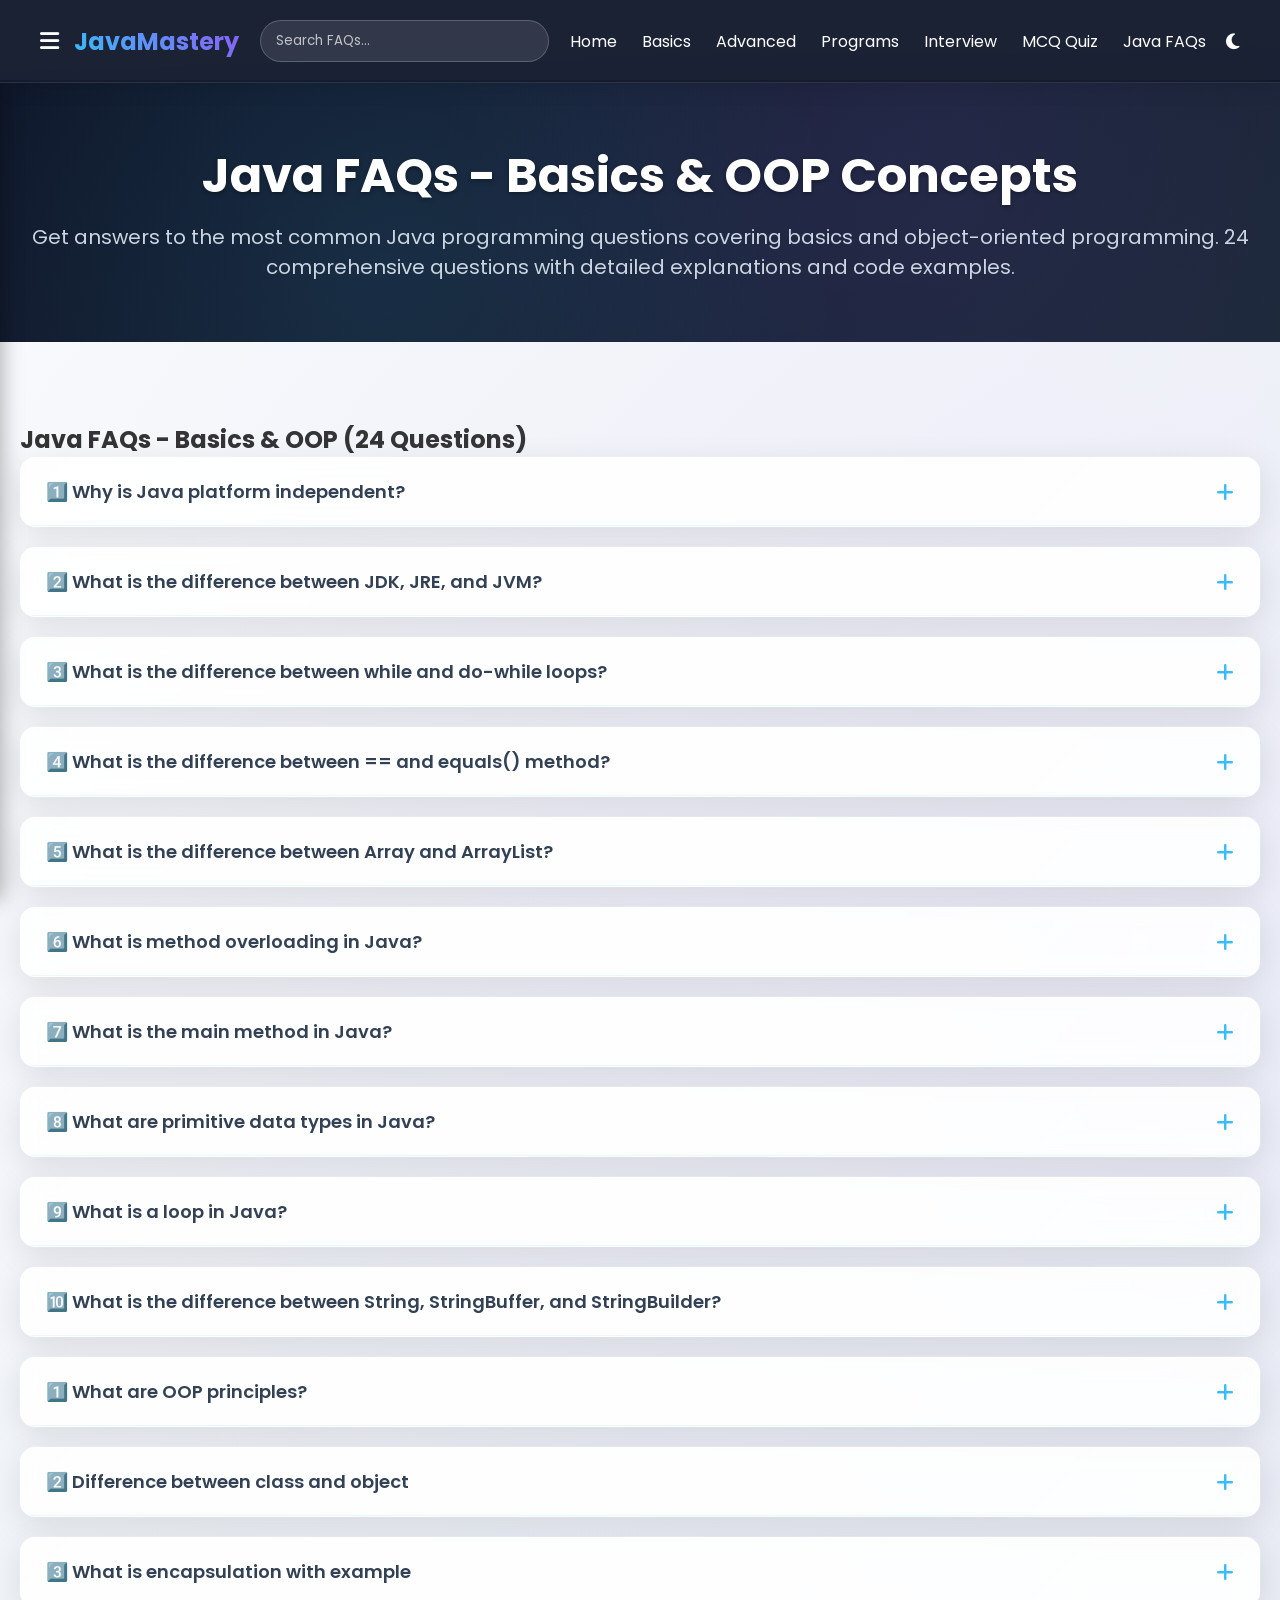
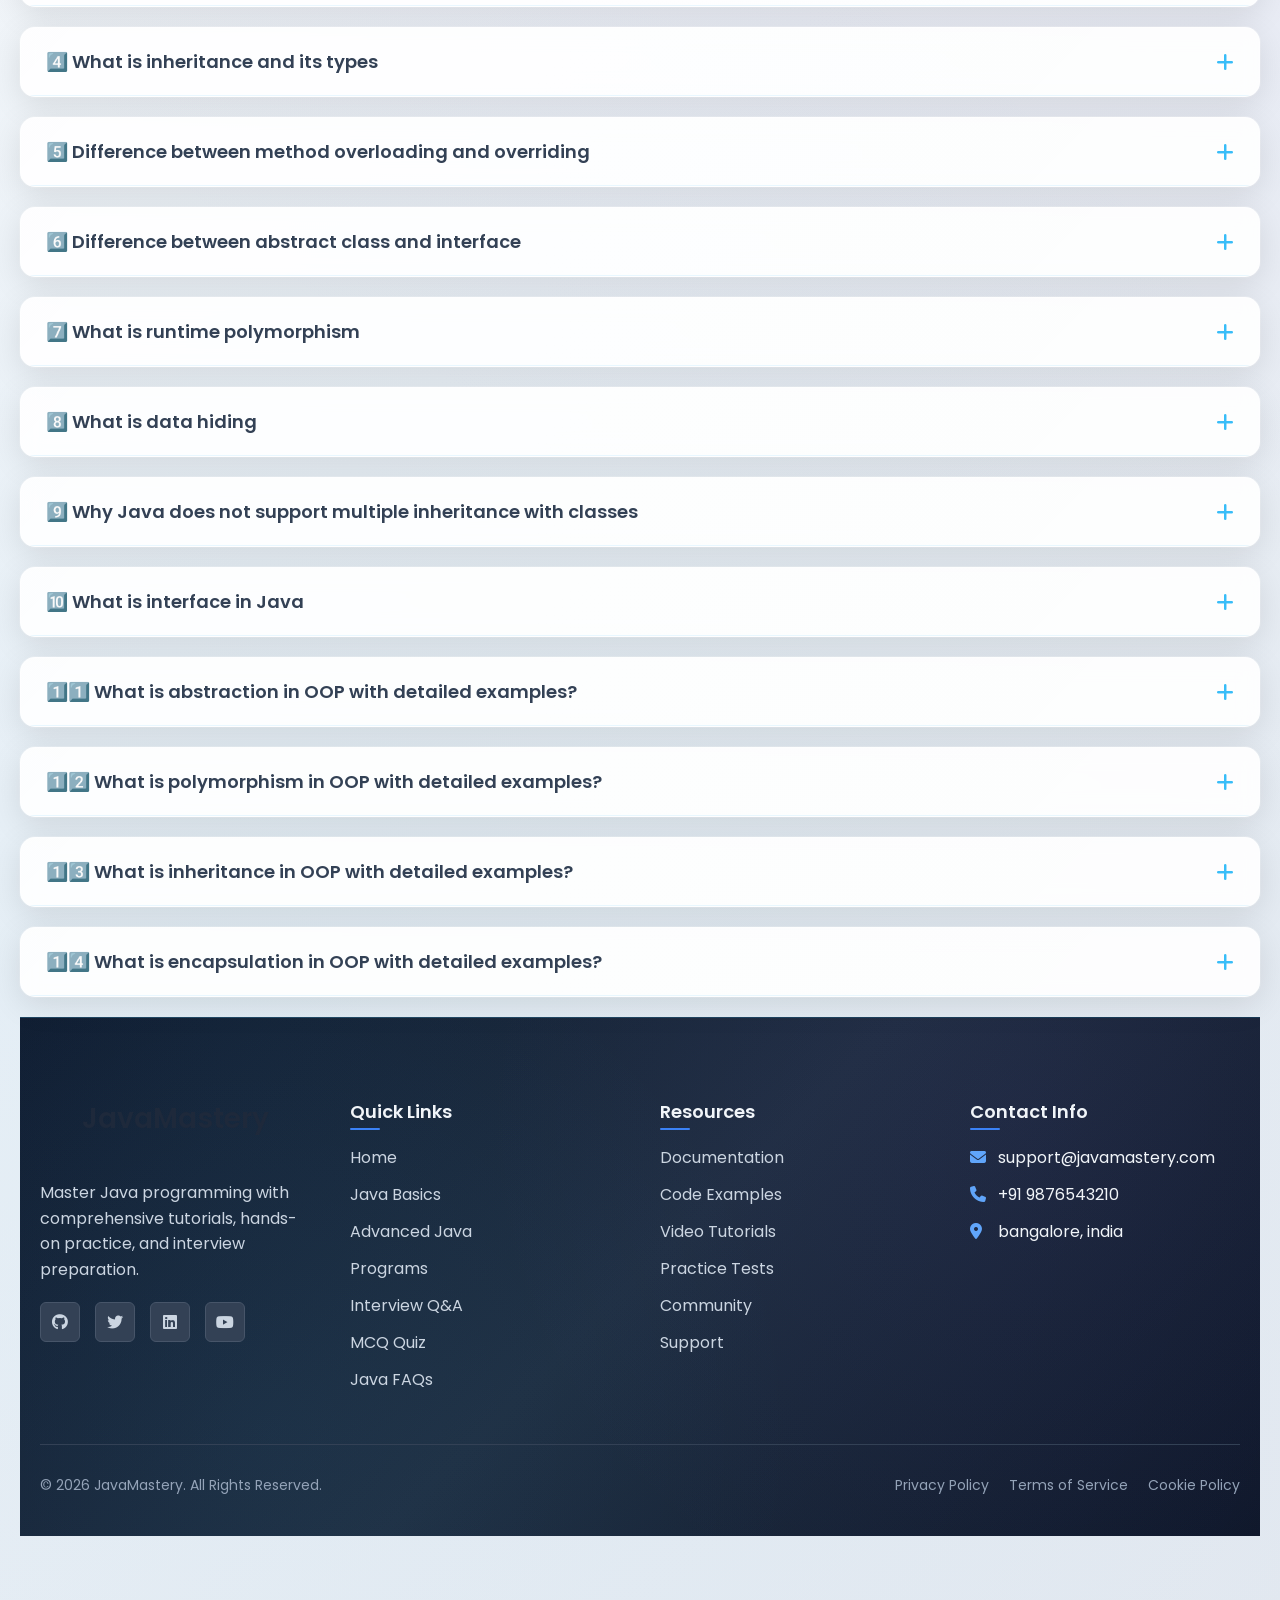
<file: questionBank.html>
<!DOCTYPE html>
<html lang="en">

<head>
<meta charset="UTF-8">
<meta name="viewport" content="width=device-width, initial-scale=1.0">

<title>Java FAQs - Basics & OOP | JavaMastery</title>

<link rel="stylesheet" href="style.css">

<link href="https://fonts.googleapis.com/css2?family=Poppins:wght@300;400;500;600;700&display=swap" rel="stylesheet">

<link rel="stylesheet" href="https://cdnjs.cloudflare.com/ajax/libs/font-awesome/6.5.0/css/all.min.css">

</head>

<body>

<!-- SIDEBAR -->

<aside class="sidebar" id="sidebar">

<div class="sidebar-header">
<h3>Java FAQs</h3>
<span class="close-btn" onclick="closeSidebar()">✖</span>
</div>

<ul>
<li><a href="#platform-independent">Platform Independence</a></li>
<li><a href="#jdk-jre-jvm">JDK, JRE, JVM</a></li>
<li><a href="#while-do-while">While vs Do-While</a></li>
<li><a href="#equals-operator">== vs equals()</a></li>
<li><a href="#array-arraylist">Array vs ArrayList</a></li>
<li><a href="#method-overloading">Method Overloading</a></li>
<li><a href="#main-method">Main Method</a></li>
<li><a href="#primitive-types">Primitive Data Types</a></li>
<li><a href="#loops">Loops</a></li>
<li><a href="#string-classes">String Classes</a></li>
<li><a href="#oop-principles">OOP Principles</a></li>
<li><a href="#class-vs-object">Class vs Object</a></li>
<li><a href="#encapsulation">Encapsulation</a></li>
<li><a href="#inheritance-types">Inheritance & Types</a></li>
<li><a href="#overloading-vs-overriding">Overloading vs Overriding</a></li>
<li><a href="#abstract-vs-interface">Abstract vs Interface</a></li>
<li><a href="#runtime-polymorphism">Runtime Polymorphism</a></li>
<li><a href="#data-hiding">Data Hiding</a></li>
<li><a href="#multiple-inheritance">Multiple Inheritance</a></li>
<li><a href="#interface-java">Interface in Java</a></li>
<li><a href="#abstraction-deep">Abstraction (Detailed)</a></li>
<li><a href="#polymorphism-deep">Polymorphism (Detailed)</a></li>
<li><a href="#inheritance-deep">Inheritance (Detailed)</a></li>
<li><a href="#encapsulation-deep">Encapsulation (Detailed)</a></li>
</ul>

</aside>

<div id="overlay" onclick="closeSidebar()"></div>


<!-- NAVBAR -->

<header class="header">

<nav class="navbar container">

<div class="nav-left">

<div class="menu-icon" onclick="toggleSidebar()">
<i class="fas fa-bars"></i>
</div>

<div class="logo">JavaMastery</div>

</div>

<div class="nav-center">

<input type="text" placeholder="Search FAQs..." class="search-bar">

</div>

<ul class="nav-links">

<li><a href="index.html">Home</a></li>
<li><a href="basic.html">Basics</a></li>
<li><a href="advanced.html">Advanced</a></li>
<li><a href="programs.html">Programs</a></li>
<li><a href="interview.html">Interview</a></li>
<li><a href="mcq.html">MCQ Quiz</a></li>
<li><a href="questionBank.html">Java FAQs</a></li>

</ul>

<button id="darkToggle">
<i class="fas fa-moon"></i>
</button>

</nav>

</header>



<!-- PAGE TITLE -->

<section class="page-title">

<h1>Java FAQs - Basics & OOP Concepts</h1>

<p>Get answers to the most common Java programming questions covering basics and object-oriented programming. 24 comprehensive questions with detailed explanations and code examples.</p>

</section>


<!-- FAQ SECTION -->

<section class="faq container">

<h2 class="section-title">Java FAQs - Basics & OOP (24 Questions)</h2>

<div class="faq-container">

<div class="faq-item" id="platform-independent">

<button class="faq-question">
<span>1️⃣ Why is Java platform independent?</span>
<i class="fas fa-plus"></i>
</button>

<div class="faq-answer">
Java is platform independent because of the Java Virtual Machine (JVM). Here's how it works:<br><br>

<strong>Write Once, Run Anywhere (WORA):</strong><br>
- Java source code (.java files) is compiled into bytecode (.class files)<br>
- Bytecode is platform-independent and can run on any system with JVM<br>
- JVM acts as an interpreter between bytecode and the operating system<br><br>

<strong>Key Points:</strong><br>
• JVM is platform-specific (different JVMs for Windows, Linux, Mac)<br>
• Bytecode is the same regardless of platform<br>
• No need to recompile code for different operating systems<br>
• This makes Java highly portable compared to languages like C/C++
</div>

</div>

<div class="faq-item" id="jdk-jre-jvm">

<button class="faq-question">
<span>2️⃣ What is the difference between JDK, JRE, and JVM?</span>
<i class="fas fa-plus"></i>
</button>

<div class="faq-answer">
<strong>JVM (Java Virtual Machine):</strong><br>
• Executes Java bytecode<br>
• Provides runtime environment for Java programs<br>
• Platform-specific component<br>
• Handles memory management and garbage collection<br><br>

<strong>JRE (Java Runtime Environment):</strong><br>
• Contains JVM + core libraries<br>
• Required to run Java applications<br>
• Includes class libraries, loader, and verifier<br>
• Does NOT include development tools<br><br>

<strong>JDK (Java Development Kit):</strong><br>
• Contains JRE + development tools<br>
• Includes compiler (javac), debugger, and other tools<br>
• Required for developing Java applications<br>
• Supersedes JRE for development purposes<br><br>

<strong>Simple Analogy:</strong><br>
• JVM = Engine (runs the car)<br>
• JRE = Car without tools (can drive but can't build/repair)<br>
• JDK = Complete car with tools (can drive AND build/repair)
</div>

</div>

<div class="faq-item" id="while-do-while">

<button class="faq-question">
<span>3️⃣ What is the difference between while and do-while loops?</span>
<i class="fas fa-plus"></i>
</button>

<div class="faq-answer">
<strong>While Loop:</strong><br>
• Entry-controlled loop<br>
• Condition is checked BEFORE executing the loop body<br>
• May execute zero times if condition is false initially<br><br>

<strong>Do-While Loop:</strong><br>
• Exit-controlled loop<br>
• Condition is checked AFTER executing the loop body<br>
• Executes at least once, even if condition is false<br><br>

<strong>Syntax Comparison:</strong><br>
<pre><code>// While loop
while (condition) {
    // code to execute
}

// Do-while loop
do {
    // code to execute
} while (condition);</code></pre><br>

<strong>Example:</strong><br>
<pre><code>// While loop - may not execute
int i = 5;
while (i < 5) {
    System.out.println("While: " + i);
    i++;
}

// Do-while loop - executes at least once
int j = 5;
do {
    System.out.println("Do-While: " + j);
    j++;
} while (j < 5);</code></pre>
</div>

</div>

<div class="faq-item" id="equals-operator">

<button class="faq-question">
<span>4️⃣ What is the difference between == and equals() method?</span>
<i class="fas fa-plus"></i>
</button>

<div class="faq-answer">
<strong>== Operator:</strong><br>
• Compares memory references (addresses)<br>
• Used for primitive types and object references<br>
• Checks if two references point to the same memory location<br><br>

<strong>equals() Method:</strong><br>
• Compares content/values of objects<br>
• Defined in Object class, can be overridden<br>
• Checks if two objects are meaningfully equal<br><br>

<table class="comparison-table">
<tr>
<th>== Operator Examples</th>
<th>equals() Method Examples</th>
</tr>
<tr>
<td>
<pre><code>String s1 = "Hello";
String s2 = "Hello";
String s3 = new String("Hello");

<span class="highlight">System.out.println(s1 == s2);</span>        // true (same reference)
<span class="highlight">System.out.println(s1 == s3);</span>        // false (different references)

// For primitives
<span class="highlight">int a = 5, b = 5;
System.out.println(a == b);</span>        // true (same value)</code></pre>
</td>
<td>
<pre><code>String s1 = "Hello";
String s2 = "Hello";
String s3 = new String("Hello");

<span class="highlight">System.out.println(s1.equals(s2));</span>   // true (same content)
<span class="highlight">System.out.println(s1.equals(s3));</span>   // true (same content)

// For custom objects
<span class="highlight">Person p1 = new Person("John");
Person p2 = new Person("John");
System.out.println(p1.equals(p2));</span>   // depends on equals() implementation</code></pre>
</td>
</tr>
</table>

<strong>Key Points:</strong><br>
• Always use <strong>equals()</strong> for object content comparison<br>
• <strong>==</strong> can give unexpected results for objects<br>
• Override <strong>equals()</strong> in custom classes for proper comparison
</div>

</div>

<div class="faq-item" id="array-arraylist">

<button class="faq-question">
<span>5️⃣ What is the difference between Array and ArrayList?</span>
<i class="fas fa-plus"></i>
</button>

<div class="faq-answer">
<strong>Array:</strong><br>
• Fixed size - cannot be changed after creation<br>
• Part of Java language (primitive feature)<br>
• Can store primitive types and objects<br>
• Faster access and less memory overhead<br>
• Manual size management<br><br>

<strong>ArrayList:</strong><br>
• Dynamic size - can grow and shrink<br>
• Part of Java Collections Framework<br>
• Can only store objects (not primitives directly)<br>
• More flexible and feature-rich<br>
• Automatic size management<br><br>

<table class="comparison-table">
<tr>
<th>Array Example</th>
<th>ArrayList Example</th>
</tr>
<tr>
<td>
<pre><code>// Fixed size array
<span class="highlight">int[] arr = new int[5];</span>
String[] strArr = new String[10];

// Direct access
<span class="highlight">arr[0] = 10;</span>
<span class="highlight">int length = arr.length;</span>   // Fixed length

// Cannot resize
// arr = new int[10]; // Need to create new array</code></pre>
</td>
<td>
<pre><code>// Dynamic ArrayList
<span class="highlight">ArrayList&lt;Integer&gt; list = new ArrayList&lt;&gt;();</span>
ArrayList&lt;String&gt; strList = new ArrayList&lt;&gt;();

// Add elements dynamically
<span class="highlight">list.add(10);</span>
<span class="highlight">list.add(20);</span>
<span class="highlight">int size = list.size();</span>    // Current size

// Remove elements
<span class="highlight">list.remove(0);</span>            // Remove by index</code></pre>
</td>
</tr>
</table>

<strong>When to use:</strong><br>
• Use <strong>Array</strong> when size is fixed and performance is critical<br>
• Use <strong>ArrayList</strong> when size may change and flexibility is needed
</div>

</div>

<div class="faq-item" id="method-overloading">

<button class="faq-question">
<span>6️⃣ What is method overloading in Java?</span>
<i class="fas fa-plus"></i>
</button>

<div class="faq-answer">
Method overloading is a feature that allows a class to have multiple methods with the same name but different parameters. It's a form of compile-time polymorphism.<br><br>

<strong>Key Characteristics:</strong><br>
• Same method name<br>
• Different parameter lists (type, number, or order)<br>
• Can have different return types<br>
• Must be in the same class<br><br>

<strong>Types of Overloading:</strong><br>
1. <strong>Different number of parameters:</strong><br>
<pre><code>void display(int a) { ... }
void display(int a, int b) { ... }</code></pre><br>

2. <strong>Different types of parameters:</strong><br>
<pre><code>void display(int a) { ... }
void display(double a) { ... }</code></pre><br>

3. <strong>Different order of parameters:</strong><br>
<pre><code>void display(int a, double b) { ... }
void display(double a, int b) { ... }</code></pre><br>

<strong>Example:</strong><br>
<pre><code>class Calculator {
    // Method overloading
    int add(int a, int b) {
        return a + b;
    }

    double add(double a, double b) {
        return a + b;
    }

    int add(int a, int b, int c) {
        return a + b + c;
    }
}</code></pre><br>

<strong>Benefits:</strong><br>
• Improves code readability<br>
• Provides flexibility to users<br>
• Reduces method name complexity<br>
• Achieved at compile time (static polymorphism)
</div>

</div>

<div class="faq-item" id="main-method">

<button class="faq-question">
<span>7️⃣ What is the main method in Java?</span>
<i class="fas fa-plus"></i>
</button>

<div class="faq-answer">
The main method is the entry point of any Java application. It's the first method that gets executed when you run a Java program.<br><br>

<strong>Signature:</strong><br>
<pre><code>public static void main(String[] args) {
    // Program execution starts here
}</code></pre><br>

<strong>Components Breakdown:</strong><br>
• <strong>public:</strong> Accessible from anywhere<br>
• <strong>static:</strong> Can be called without creating an object<br>
• <strong>void:</strong> Doesn't return any value<br>
• <strong>main:</strong> Method name (fixed)<br>
• <strong>String[] args:</strong> Command-line arguments<br><br>

<strong>Why these modifiers?</strong><br>
• <strong>public:</strong> JVM needs to access it from outside the class<br>
• <strong>static:</strong> JVM can call it without instantiating the class<br>
• <strong>void:</strong> Main method doesn't need to return anything<br>
• <strong>String[] args:</strong> Allows passing arguments from command line<br><br>

<strong>Example:</strong><br>
<pre><code>public class HelloWorld {
    public static void main(String[] args) {
        System.out.println("Hello, World!");

        // Access command line arguments
        if (args.length > 0) {
            System.out.println("Arguments: " + args[0]);
        }
    }
}</code></pre><br>

<strong>Running the program:</strong><br>
<pre><code>javac HelloWorld.java
java HelloWorld arg1 arg2</code></pre>
</div>

</div>

<div class="faq-item" id="primitive-types">

<button class="faq-question">
<span>8️⃣ What are primitive data types in Java?</span>
<i class="fas fa-plus"></i>
</button>

<div class="faq-answer">
Primitive data types are the basic building blocks of data in Java. They are predefined by the language and are not objects.<br><br>

<strong>8 Primitive Data Types:</strong><br><br>

<strong>Integer Types:</strong><br>
• <strong>byte:</strong> 8-bit signed (-128 to 127)<br>
• <strong>short:</strong> 16-bit signed (-32,768 to 32,767)<br>
• <strong>int:</strong> 32-bit signed (-2^31 to 2^31-1)<br>
• <strong>long:</strong> 64-bit signed (-2^63 to 2^63-1)<br><br>

<strong>Floating-Point Types:</strong><br>
• <strong>float:</strong> 32-bit IEEE 754 (6-7 decimal digits)<br>
• <strong>double:</strong> 64-bit IEEE 754 (15 decimal digits)<br><br>

<strong>Other Types:</strong><br>
• <strong>char:</strong> 16-bit Unicode character<br>
• <strong>boolean:</strong> true or false<br><br>

<strong>Default Values:</strong><br>
<pre><code>byte b;     // 0
short s;    // 0
int i;      // 0
long l;     // 0L
float f;    // 0.0f
double d;   // 0.0
char c;     // '\u0000'
boolean bool; // false</code></pre><br>

<strong>Key Points:</strong><br>
• Stored in stack memory<br>
• Have default values<br>
• Cannot be null<br>
• Faster than objects<br>
• Used for performance-critical operations
</div>

</div>

<div class="faq-item" id="loops">

<button class="faq-question">
<span>9️⃣ What is a loop in Java?</span>
<i class="fas fa-plus"></i>
</button>

<div class="faq-answer">
A loop is a programming construct that allows you to execute a block of code repeatedly until a certain condition is met.<br><br>

<strong>Types of Loops in Java:</strong><br><br>

<strong>1. For Loop:</strong><br>
• Used when number of iterations is known<br>
• Combines initialization, condition, and increment<br>
<pre><code>for (int i = 0; i < 5; i++) {
    System.out.println("Count: " + i);
}</code></pre><br>

<strong>2. While Loop:</strong><br>
• Entry-controlled loop<br>
• Condition checked before execution<br>
<pre><code>int i = 0;
while (i < 5) {
    System.out.println("Count: " + i);
    i++;
}</code></pre><br>

<strong>3. Do-While Loop:</strong><br>
• Exit-controlled loop<br>
• Executes at least once<br>
<pre><code>int i = 0;
do {
    System.out.println("Count: " + i);
    i++;
} while (i < 5);</code></pre><br>

<strong>4. Enhanced For Loop (For-Each):</strong><br>
• Used with arrays and collections<br>
• Simplified syntax<br>
<pre><code>int[] numbers = {1, 2, 3, 4, 5};
for (int num : numbers) {
    System.out.println(num);
}</code></pre><br>

<strong>Loop Control Statements:</strong><br>
• <strong>break:</strong> Exit the loop immediately<br>
• <strong>continue:</strong> Skip current iteration and continue<br>
• <strong>return:</strong> Exit the method entirely<br><br>

<strong>Infinite Loops:</strong><br>
<pre><code>// These create infinite loops
while (true) { ... }
for (;;) { ... }</code></pre>
</div>

</div>

<div class="faq-item" id="string-classes">

<button class="faq-question">
<span>🔟 What is the difference between String, StringBuffer, and StringBuilder?</span>
<i class="fas fa-plus"></i>
</button>

<div class="faq-answer">
All three classes are used for string manipulation, but they differ in mutability, thread-safety, and performance.<br><br>

<strong>String:</strong><br>
• <strong>Immutable:</strong> Cannot be changed after creation<br>
• <strong>Thread-safe:</strong> Safe for multi-threaded environments<br>
• <strong>Memory:</strong> Creates new object for each modification<br>
• <strong>Performance:</strong> Slower for frequent modifications<br>
• <strong>Use when:</strong> String content won't change often<br><br>

<strong>StringBuffer:</strong><br>
• <strong>Mutable:</strong> Can be modified after creation<br>
• <strong>Thread-safe:</strong> Synchronized methods<br>
• <strong>Memory:</strong> Modifies existing object<br>
• <strong>Performance:</strong> Slower than StringBuilder due to synchronization<br>
• <strong>Use when:</strong> Multi-threaded string manipulation<br><br>

<strong>StringBuilder:</strong><br>
• <strong>Mutable:</strong> Can be modified after creation<br>
• <strong>Not thread-safe:</strong> No synchronization<br>
• <strong>Memory:</strong> Modifies existing object<br>
• <strong>Performance:</strong> Fastest for string operations<br>
• <strong>Use when:</strong> Single-threaded string manipulation<br><br>

<strong>Performance Comparison:</strong><br>
<pre><code>// String - Creates 1001 objects
String str = "";
for(int i = 0; i < 1000; i++) {
    str += i;  // New object each time
}

// StringBuilder - Creates 1 object
StringBuilder sb = new StringBuilder();
for(int i = 0; i < 1000; i++) {
    sb.append(i);  // Modifies same object
}
String result = sb.toString();</code></pre><br>

<strong>Common Methods:</strong><br>
• <code>append()</code> - Add content<br>
• <code>insert()</code> - Insert at position<br>
• <code>delete()</code> - Remove characters<br>
• <code>reverse()</code> - Reverse string<br>
• <code>toString()</code> - Convert to String<br><br>

<strong>Choosing the Right One:</strong><br>
• Use <strong>String</strong> for constants and single operations<br>
• Use <strong>StringBuilder</strong> for single-threaded string building<br>
• Use <strong>StringBuffer</strong> for multi-threaded string building
</div>

</div>

<div class="faq-item" id="oop-principles">

<button class="faq-question">
<span>1️⃣ What are OOP principles?</span>
<i class="fas fa-plus"></i>
</button>

<div class="faq-answer">
Object-Oriented Programming (OOP) is based on four fundamental principles that help in creating modular, maintainable, and scalable software. These principles are the foundation of OOP languages like Java.<br><br>

<strong>1. Encapsulation:</strong><br>
• Bundling data and methods that operate on that data within a single unit (class)<br>
• Hiding internal implementation details from outside world<br>
• Providing controlled access through public methods<br><br>

<strong>2. Inheritance:</strong><br>
• Mechanism where one class acquires properties and behaviors of another class<br>
• Promotes code reusability and establishes relationships between classes<br>
• Creates a hierarchy of classes<br><br>

<strong>3. Polymorphism:</strong><br>
• Ability of an object to take many forms<br>
• Same method name can behave differently based on object type<br>
• Achieved through method overloading and overriding<br><br>

<strong>4. Abstraction:</strong><br>
• Hiding complex implementation details and showing only essential features<br>
• Focuses on what an object does rather than how it does it<br>
• Achieved through abstract classes and interfaces<br><br>

<strong>Benefits of OOP Principles:</strong><br>
• <strong>Modularity:</strong> Code is organized into independent units<br>
• <strong>Reusability:</strong> Existing code can be reused<br>
• <strong>Maintainability:</strong> Easier to modify and extend<br>
• <strong>Security:</strong> Data hiding prevents unauthorized access<br>
• <strong>Scalability:</strong> Easy to add new features
</div>

</div>

<div class="faq-item" id="class-vs-object">

<button class="faq-question">
<span>2️⃣ Difference between class and object</span>
<i class="fas fa-plus"></i>
</button>

<div class="faq-answer">
<strong>Class:</strong><br>
• <strong>Blueprint/Template:</strong> A class is a blueprint or template for creating objects<br>
• <strong>Logical Entity:</strong> It is a logical entity that defines the structure and behavior<br>
• <strong>Declaration:</strong> Defined using the <code>class</code> keyword<br>
• <strong>Memory:</strong> Doesn't occupy memory when declared<br>
• <strong>Single Copy:</strong> Only one copy exists in memory<br>
• <strong>Components:</strong> Contains fields (variables) and methods<br><br>

<strong>Object:</strong><br>
• <strong>Instance:</strong> An object is an instance of a class<br>
• <strong>Physical Entity:</strong> It is a physical entity that occupies memory<br>
• <strong>Creation:</strong> Created using the <code>new</code> keyword<br>
• <strong>Memory:</strong> Occupies memory when created<br>
• <strong>Multiple Copies:</strong> Multiple objects can be created from same class<br>
• <strong>Usage:</strong> Used to access class members<br><br>

<strong>Example:</strong><br>
<pre><code>// Class (Blueprint)
class Car {
    String color;
    String model;
    
    void start() {
        System.out.println("Car started");
    }
}

// Objects (Instances)
Car car1 = new Car();  // First object
Car car2 = new Car();  // Second object

car1.color = "Red";
car2.color = "Blue";</code></pre><br>

<strong>Key Points:</strong><br>
• Class is like a recipe, object is like the actual dish<br>
• Multiple objects can be created from one class<br>
• Each object has its own copy of instance variables
</div>

</div>

<div class="faq-item" id="encapsulation">

<button class="faq-question">
<span>3️⃣ What is encapsulation with example</span>
<i class="fas fa-plus"></i>
</button>

<div class="faq-answer">
Encapsulation is the process of wrapping data (variables) and methods that operate on that data into a single unit called a class. It hides the internal implementation details from the outside world and provides controlled access through public methods.<br><br>

<strong>Key Concepts:</strong><br>
• <strong>Data Hiding:</strong> Internal data is hidden from external access<br>
• <strong>Access Control:</strong> Controlled access through getter/setter methods<br>
• <strong>Security:</strong> Prevents unauthorized access to data<br>
• <strong>Modularity:</strong> Changes to internal implementation don't affect external code<br><br>

<strong>Example - Bank Account:</strong><br>
<pre><code>class BankAccount {
    // Private variables (encapsulated data)
    private String accountNumber;
    private double balance;
    private String accountHolder;
    
    // Constructor
    public BankAccount(String accNum, String holder) {
        this.accountNumber = accNum;
        this.accountHolder = holder;
        this.balance = 0.0;
    }
    
    // Public getter methods (controlled access)
    public String getAccountNumber() {
        return accountNumber;
    }
    
    public double getBalance() {
        return balance;
    }
    
    public String getAccountHolder() {
        return accountHolder;
    }
    
    // Public setter methods with validation
    public void setAccountHolder(String holder) {
        if (holder != null && !holder.trim().isEmpty()) {
            this.accountHolder = holder;
        }
    }
    
    // Public methods for operations
    public void deposit(double amount) {
        if (amount > 0) {
            balance += amount;
            System.out.println("Deposited: $" + amount);
        }
    }
    
    public void withdraw(double amount) {
        if (amount > 0 && amount <= balance) {
            balance -= amount;
            System.out.println("Withdrawn: $" + amount);
        } else {
            System.out.println("Invalid withdrawal amount");
        }
    }
}</code></pre><br>

<strong>Usage:</strong><br>
<pre><code>BankAccount account = new BankAccount("123456", "John Doe");
account.deposit(1000);
account.withdraw(500);
System.out.println("Balance: $" + account.getBalance());</code></pre><br>

<strong>Benefits:</strong><br>
• Protects data integrity<br>
• Allows validation of data<br>
• Provides flexibility to change implementation<br>
• Improves maintainability
</div>

</div>

<div class="faq-item" id="inheritance-types">

<button class="faq-question">
<span>4️⃣ What is inheritance and its types</span>
<i class="fas fa-plus"></i>
</button>

<div class="faq-answer">
Inheritance is a mechanism in OOP where one class (child/subclass) acquires the properties and behaviors of another class (parent/superclass). It promotes code reusability and establishes a relationship between classes.<br><br>

<strong>Basic Syntax:</strong><br>
<pre><code>class ChildClass extends ParentClass {
    // Child class can use parent's methods and variables
    // Can also add new methods or override existing ones
}</code></pre><br>

<strong>Types of Inheritance:</strong><br><br>

<strong>1. Single Inheritance:</strong><br>
• One child class inherits from one parent class<br>
<pre><code>class Animal { }
class Dog extends Animal { }</code></pre><br>

<strong>2. Multilevel Inheritance:</strong><br>
• Child class becomes parent for another class<br>
<pre><code>class Animal { }
class Dog extends Animal { }
class Puppy extends Dog { }</code></pre><br>

<strong>3. Hierarchical Inheritance:</strong><br>
• Multiple child classes inherit from one parent class<br>
<pre><code>class Animal { }
class Dog extends Animal { }
class Cat extends Animal { }
class Cow extends Animal { }</code></pre><br>

<strong>4. Multiple Inheritance (Not supported in Java with classes):</strong><br>
• One child class inherits from multiple parent classes<br>
• Supported through interfaces in Java<br><br>

<strong>Example:</strong><br>
<pre><code>class Vehicle {
    String brand;
    int speed;
    
    void start() {
        System.out.println("Vehicle started");
    }
}

class Car extends Vehicle {
    int wheels = 4;
    
    void drive() {
        System.out.println("Car is driving");
    }
}

class ElectricCar extends Car {
    int batteryCapacity;
    
    void charge() {
        System.out.println("Charging electric car");
    }
}</code></pre><br>

<strong>Key Keywords:</strong><br>
• <code>extends</code> - Used to inherit from a class<br>
• <code>super</code> - Refers to parent class members<br>
• <code>final</code> - Prevents inheritance<br><br>

<strong>Benefits:</strong><br>
• Code reusability<br>
• Method overriding<br>
• Establishes IS-A relationship<br>
• Reduces code duplication
</div>

</div>

<div class="faq-item" id="overloading-vs-overriding">

<button class="faq-question">
<span>5️⃣ Difference between method overloading and overriding</span>
<i class="fas fa-plus"></i>
</button>

<div class="faq-answer">
<strong>Method Overloading:</strong><br>
• <strong>Compile-time Polymorphism:</strong> Resolved during compilation<br>
• <strong>Same Class:</strong> Methods are in the same class<br>
• <strong>Method Signature:</strong> Same name, different parameters<br>
• <strong>Inheritance:</strong> Not required<br>
• <strong>Return Type:</strong> Can be different<br>
• <strong>Access Modifier:</strong> Can be different<br>
• <strong>Purpose:</strong> Increase readability and reusability<br><br>

<strong>Method Overriding:</strong><br>
• <strong>Runtime Polymorphism:</strong> Resolved during runtime<br>
• <strong>Different Classes:</strong> Methods are in different classes (inheritance required)<br>
• <strong>Method Signature:</strong> Must be exactly same<br>
• <strong>Inheritance:</strong> Required (extends or implements)<br>
• <strong>Return Type:</strong> Must be same or covariant<br>
• <strong>Access Modifier:</strong> Must be same or more accessible<br>
• <strong>Purpose:</strong> Provide specific implementation<br><br>

<table class="comparison-table">
<tr>
<th>Overloading Example</th>
<th>Overriding Example</th>
</tr>
<tr>
<td>
<pre><code>class Calculator {
    // Same method name, different parameters
    <span class="highlight">int add(int a, int b) {</span>
        return a + b;
    }
    
    <span class="highlight">double add(double a, double b) {</span>
        return a + b;
    }
    
    <span class="highlight">int add(int a, int b, int c) {</span>
        return a + b + c;
    }
}</code></pre>
</td>
<td>
<pre><code>class Animal {
    <span class="highlight">void makeSound() {</span>
        System.out.println("Animal makes sound");
    }
}

class Dog extends Animal {
    // Same signature, different implementation
    <span class="highlight">@Override
    void makeSound() {</span>
        System.out.println("Dog barks");
    }
}</code></pre>
</td>
</tr>
</table>

<strong>Key Differences:</strong><br>
• <strong>Overloading:</strong> Same class, different parameters (highlighted in <span class="highlight-text">yellow</span>)<br>
• <strong>Overriding:</strong> Different classes, same signature (highlighted in <span class="highlight-text">yellow</span>)<br>
• <strong>Overloading:</strong> Compile-time binding<br>
• <strong>Overriding:</strong> Runtime binding
</div>

</div>

<div class="faq-item" id="abstract-vs-interface">

<button class="faq-question">
<span>6️⃣ Difference between abstract class and interface</span>
<i class="fas fa-plus"></i>
</button>

<div class="faq-answer">
<strong>Abstract Class:</strong><br>
• <strong>Partial Abstraction:</strong> Can have both abstract and concrete methods<br>
• <strong>Variables:</strong> Can have instance variables, static variables, constants<br>
• <strong>Constructors:</strong> Can have constructors<br>
• <strong>Access Modifiers:</strong> Can use all access modifiers<br>
• <strong>Inheritance:</strong> Supports single inheritance<br>
• <strong>Keyword:</strong> <code>abstract</code><br>
• <strong>Usage:</strong> When classes share common behavior<br><br>

<strong>Interface:</strong><br>
• <strong>Complete Abstraction:</strong> All methods are abstract (before Java 8)<br>
• <strong>Variables:</strong> Only public static final constants<br>
• <strong>Constructors:</strong> Cannot have constructors<br>
• <strong>Access Modifiers:</strong> All members are public by default<br>
• <strong>Inheritance:</strong> Supports multiple inheritance<br>
• <strong>Keyword:</strong> <code>interface</code><br>
• <strong>Usage:</strong> When classes have different implementations<br><br>

<table class="comparison-table">
<tr>
<th>Abstract Class Example</th>
<th>Interface Example</th>
</tr>
<tr>
<td>
<pre><code><span class="highlight">abstract class Shape {</span>
    protected String color;
    
    // Constructor
    public Shape(String color) {
        this.color = color;
    }
    
    // Abstract method
    <span class="highlight">abstract double calculateArea();</span>
    
    // Concrete method
    public void displayColor() {
        System.out.println("Color: " + color);
    }
}

class Circle extends Shape {
    private double radius;
    
    public Circle(String color, double radius) {
        super(color);
        this.radius = radius;
    }
    
    @Override
    double calculateArea() {
        return Math.PI * radius * radius;
    }
}</code></pre>
</td>
<td>
<pre><code><span class="highlight">interface Drawable {</span>
    // Constant
    String TOOL = "PEN";
    
    // Abstract methods
    <span class="highlight">void draw();
    void erase();</span>
    
    // Default method (Java 8+)
    default void resize() {
        System.out.println("Resizing shape");
    }
    
    // Static method (Java 8+)
    static void printTool() {
        System.out.println("Using: " + TOOL);
    }
}

class Rectangle implements Drawable {
    @Override
    public void draw() {
        System.out.println("Drawing rectangle");
    }
    
    @Override
    public void erase() {
        System.out.println("Erasing rectangle");
    }
}</code></pre>
</td>
</tr>
</table>

<strong>When to Use:</strong><br>
• <strong>Abstract Class:</strong> When you want to share code among closely related classes<br>
• <strong>Interface:</strong> When you want to define a contract for unrelated classes
</div>

</div>

<div class="faq-item" id="runtime-polymorphism">

<button class="faq-question">
<span>7️⃣ What is runtime polymorphism</span>
<i class="fas fa-plus"></i>
</button>

<div class="faq-answer">
Runtime polymorphism, also known as dynamic polymorphism or late binding, is a process where a call to an overridden method is resolved at runtime rather than compile time. It occurs when a superclass reference refers to a subclass object.<br><br>

<strong>Key Characteristics:</strong><br>
• <strong>Method Overriding:</strong> Achieved through method overriding<br>
• <strong>Inheritance:</strong> Required between classes<br>
• <strong>Runtime Resolution:</strong> Method call resolved at runtime<br>
• <strong>Dynamic Binding:</strong> JVM determines which method to call<br>
• <strong>Superclass Reference:</strong> Reference variable of parent class<br><br>

<strong>Example:</strong><br>
<pre><code>class Animal {
    void makeSound() {
        System.out.println("Animal makes a sound");
    }
}

class Dog extends Animal {
    @Override
    void makeSound() {
        System.out.println("Dog barks");
    }
}

class Cat extends Animal {
    @Override
    void makeSound() {
        System.out.println("Cat meows");
    }
}

public class Test {
    public static void main(String[] args) {
        // Runtime polymorphism
        Animal animal1 = new Dog();  // Parent reference, child object
        Animal animal2 = new Cat();  // Parent reference, child object
        
        animal1.makeSound();  // Calls Dog's makeSound() - resolved at runtime
        animal2.makeSound();  // Calls Cat's makeSound() - resolved at runtime
    }
}</code></pre><br>

<strong>How it Works:</strong><br>
1. <strong>Compile Time:</strong> Compiler checks if method exists in parent class<br>
2. <strong>Runtime:</strong> JVM looks for actual object type and calls appropriate method<br>
3. <strong>Dynamic Method Dispatch:</strong> JVM decides which method to execute<br><br>

<strong>Rules for Runtime Polymorphism:</strong><br>
• Must have inheritance relationship<br>
• Method must be overridden in child class<br>
• Method signatures must be same<br>
• Return types must be same or covariant<br>
• Access modifiers can be same or more accessible<br><br>

<strong>Benefits:</strong><br>
• <strong>Flexibility:</strong> Same code works with different objects<br>
• <strong>Extensibility:</strong> Easy to add new subclasses<br>
• <strong>Loose Coupling:</strong> Code depends on abstractions<br>
• <strong>Code Reusability:</strong> Common interface for different implementations<br><br>

<strong>Real-world Example:</strong><br>
<pre><code>// Payment processing system
PaymentProcessor processor = new CreditCardPayment();  // Runtime polymorphism
processor.processPayment(100.0);  // Calls credit card specific method

processor = new PayPalPayment();  // Same reference, different object
processor.processPayment(100.0);  // Calls PayPal specific method</code></pre>
</div>

</div>

<div class="faq-item" id="data-hiding">

<button class="faq-question">
<span>8️⃣ What is data hiding</span>
<i class="fas fa-plus"></i>
</button>

<div class="faq-answer">
Data hiding is a fundamental concept in OOP that refers to the practice of hiding the internal data of a class from external access and providing controlled access through public methods. It ensures that the data is not directly accessible from outside the class.<br><br>

<strong>Key Concepts:</strong><br>
• <strong>Access Control:</strong> Restricting direct access to data members<br>
• <strong>Encapsulation:</strong> Data hiding is achieved through encapsulation<br>
• <strong>Security:</strong> Protects data from unauthorized access<br>
• <strong>Validation:</strong> Allows data validation before setting values<br>
• <strong>Flexibility:</strong> Internal implementation can be changed without affecting external code<br><br>

<strong>Access Modifiers in Java:</strong><br>
• <strong>private:</strong> Accessible only within the same class<br>
• <strong>default (no modifier):</strong> Accessible within the same package<br>
• <strong>protected:</strong> Accessible within package and subclasses<br>
• <strong>public:</strong> Accessible from anywhere<br><br>

<strong>Example - Without Data Hiding:</strong><br>
<pre><code>class Student {
    public String name;  // Direct access - not recommended
    public int age;
    
    public void display() {
        System.out.println(name + " is " + age + " years old");
    }
}

// Usage - Direct manipulation possible
Student s = new Student();
s.name = "John";     // Direct access
s.age = -5;          // Invalid data allowed
s.display();</code></pre><br>

<strong>Example - With Data Hiding:</strong><br>
<pre><code>class Student {
    private String name;  // Hidden data
    private int age;
    
    // Getter methods
    public String getName() {
        return name;
    }
    
    public int getAge() {
        return age;
    }
    
    // Setter methods with validation
    public void setName(String name) {
        if (name != null && !name.trim().isEmpty()) {
            this.name = name;
        }
    }
    
    public void setAge(int age) {
        if (age > 0 && age < 120) {
            this.age = age;
        }
    }
    
    public void display() {
        System.out.println(name + " is " + age + " years old");
    }
}

// Usage - Controlled access
Student s = new Student();
s.setName("John");   // Validated setter
s.setAge(25);        // Validated setter
s.setAge(-5);        // Invalid - ignored
s.display();</code></pre><br>

<strong>Benefits:</strong><br>
• <strong>Data Integrity:</strong> Prevents invalid data<br>
• <strong>Security:</strong> Protects sensitive data<br>
• <strong>Maintenance:</strong> Easy to modify internal implementation<br>
• <strong>Abstraction:</strong> Hides complexity from users<br>
• <strong>Validation:</strong> Ensures data consistency<br><br>

<strong>Best Practices:</strong><br>
• Make instance variables private<br>
• Provide public getter/setter methods<br>
• Validate data in setter methods<br>
• Use appropriate access modifiers<br>
• Document the purpose of each method
</div>

</div>

<div class="faq-item" id="multiple-inheritance">

<button class="faq-question">
<span>9️⃣ Why Java does not support multiple inheritance with classes</span>
<i class="fas fa-plus"></i>
</button>

<div class="faq-answer">
Java does not support multiple inheritance with classes (where one class inherits from multiple classes) to avoid the "Diamond Problem" and maintain simplicity in the language design. However, Java supports multiple inheritance through interfaces.<br><br>

<strong>The Diamond Problem:</strong><br>
• Occurs when a class inherits from two classes that have a common method<br>
• Compiler cannot determine which method to call<br>
• Leads to ambiguity and complexity<br><br>

<strong>Example of Diamond Problem:</strong><br>
<pre><code>// This is NOT allowed in Java
class A {
    void display() {
        System.out.println("A");
    }
}

class B {
    void display() {
        System.out.println("B");
    }
}

// This would cause ambiguity
class C extends A, B {  // Not allowed
    // Which display() method should C inherit?
    // From A or from B?
}</code></pre><br>

<strong>Why Java Avoided It:</strong><br>
• <strong>Complexity:</strong> Makes language complex<br>
• <strong>Ambiguity:</strong> Diamond problem causes confusion<br>
• <strong>Performance:</strong> Slower compilation and execution<br>
• <strong>Maintainability:</strong> Harder to maintain and debug<br>
• <strong>Simplicity:</strong> Java focuses on simplicity<br><br>

<strong>Java's Solution - Interfaces:</strong><br>
• Supports multiple inheritance through interfaces<br>
• No implementation conflicts<br>
• Only method signatures, no method bodies (before Java 8)<br>
• Diamond problem solved through explicit implementation<br><br>

<strong>Multiple Inheritance with Interfaces:</strong><br>
<pre><code>interface Printable {
    void print();
}

interface Showable {
    void show();
}

class Document implements Printable, Showable {
    @Override
    public void print() {
        System.out.println("Printing document");
    }
    
    @Override
    public void show() {
        System.out.println("Showing document");
    }
}</code></pre><br>

<strong>Why Interfaces Work:</strong><br>
• No method implementations in interfaces (mostly)<br>
• Class provides all implementations<br>
• No ambiguity about which method to call<br>
• Each method is explicitly implemented<br><br>

<strong>Alternative Solutions in Java:</strong><br>
• <strong>Composition:</strong> Use has-a relationship instead of is-a<br>
• <strong>Interfaces:</strong> Multiple interface implementation<br>
• <strong>Inner Classes:</strong> For complex inheritance scenarios<br>
• <strong>Delegation:</strong> Forward method calls to other objects<br><br>

<strong>Real-world Analogy:</strong><br>
• <strong>Single Inheritance:</strong> Like a child inheriting traits from one parent<br>
• <strong>Multiple Inheritance:</strong> Like a child inheriting traits from two parents (can be confusing)<br>
• <strong>Interfaces:</strong> Like learning skills from multiple teachers (clear and specific)
</div>

</div>

<div class="faq-item" id="interface-java">

<button class="faq-question">
<span>🔟 What is interface in Java</span>
<i class="fas fa-plus"></i>
</button>

<div class="faq-answer">
An interface in Java is a reference type that is similar to a class but contains only abstract methods, default methods, static methods, and constants. It defines a contract that implementing classes must follow, providing complete abstraction.<br><br>

<strong>Key Characteristics:</strong><br>
• <strong>Abstract Methods:</strong> Methods without implementation<br>
• <strong>Constants:</strong> Public static final variables<br>
• <strong>Default Methods:</strong> Methods with default implementation (Java 8+)<br>
• <strong>Static Methods:</strong> Class-level methods (Java 8+)<br>
• <strong>Private Methods:</strong> Helper methods (Java 9+)<br>
• <strong>Multiple Inheritance:</strong> A class can implement multiple interfaces<br><br>

<strong>Basic Syntax:</strong><br>
<pre><code>interface InterfaceName {
    // Constants (public static final by default)
    int MAX_VALUE = 100;
    
    // Abstract methods (public abstract by default)
    void method1();
    void method2();
    
    // Default method (Java 8+)
    default void defaultMethod() {
        System.out.println("Default implementation");
    }
    
    // Static method (Java 8+)
    static void staticMethod() {
        System.out.println("Static method");
    }
}</code></pre><br>

<strong>Implementation:</strong><br>
<pre><code>class MyClass implements InterfaceName {
    @Override
    public void method1() {
        System.out.println("Implementation of method1");
    }
    
    @Override
    public void method2() {
        System.out.println("Implementation of method2");
    }
    
    // Can override default method if needed
    @Override
    public void defaultMethod() {
        System.out.println("Overridden default method");
    }
}</code></pre><br>

<strong>Types of Interfaces:</strong><br><br>

<strong>1. Normal Interface:</strong><br>
• Contains abstract methods and constants<br>
• Implementing class must provide all implementations<br><br>

<strong>2. Functional Interface (Java 8+):</strong><br>
• Contains exactly one abstract method<br>
• Can be used with lambda expressions<br>
• Marked with @FunctionalInterface annotation<br>
<pre><code>@FunctionalInterface
interface Calculator {
    int calculate(int a, int b);
}

// Usage with lambda
Calculator add = (a, b) -> a + b;
Calculator multiply = (a, b) -> a * b;</code></pre><br>

<strong>3. Marker Interface:</strong><br>
• Empty interface with no methods<br>
• Used to mark classes for special treatment<br>
• Example: Serializable, Cloneable<br><br>

<strong>Interface vs Abstract Class:</strong><br>
• <strong>Multiple Inheritance:</strong> Interface supports, abstract class doesn't<br>
• <strong>Variables:</strong> Interface has only constants, abstract class can have instance variables<br>
• <strong>Constructors:</strong> Interface can't have, abstract class can<br>
• <strong>Method Types:</strong> Interface has abstract, default, static; abstract class has all types<br><br>

<strong>Benefits:</strong><br>
• <strong>Abstraction:</strong> Hides implementation details<br>
• <strong>Multiple Inheritance:</strong> Solves diamond problem<br>
• <strong>Loose Coupling:</strong> Reduces dependencies<br>
• <strong>Testability:</strong> Easy to mock for testing<br>
• <strong>Flexibility:</strong> Allows different implementations<br><br>

<strong>Best Practices:</strong><br>
• Use descriptive names ending with "able" (Runnable, Serializable)<br>
• Keep interfaces focused on single responsibility<br>
• Use default methods for backward compatibility<br>
• Document abstract methods with JavaDoc<br>
• Consider functional interfaces for lambda support
</div>

</div>

<div class="faq-item" id="abstraction-deep">

<button class="faq-question">
<span>1️⃣1️⃣ What is abstraction in OOP with detailed examples?</span>
<i class="fas fa-plus"></i>
</button>

<div class="faq-answer">
Abstraction is one of the fundamental principles of Object-Oriented Programming (OOP) that focuses on hiding complex implementation details and showing only the essential features of an object. It allows programmers to focus on what an object does rather than how it does it.<br><br>

<strong>Key Concepts of Abstraction:</strong><br>
• <strong>Data Abstraction:</strong> Hiding data implementation details<br>
• <strong>Method Abstraction:</strong> Hiding method implementation details<br>
• <strong>Interface:</strong> Contract that defines what methods should be implemented<br>
• <strong>Abstract Class:</strong> Partially implemented class that cannot be instantiated<br><br>

<strong>Types of Abstraction:</strong><br><br>

<strong>1. Data Abstraction:</strong><br>
• Hides internal data representation<br>
• Provides controlled access through methods<br>
• Achieved using access modifiers (private, protected)<br><br>

<strong>2. Method Abstraction:</strong><br>
• Hides method implementation details<br>
• Shows only method signatures<br>
• Achieved using abstract methods and interfaces<br><br>

<strong>Detailed Example - Banking System:</strong><br>
<pre><code>// Abstract class representing a bank account
abstract class BankAccount {
    protected String accountNumber;
    protected String accountHolder;
    protected double balance;
    
    // Constructor
    public BankAccount(String accountNumber, String accountHolder) {
        this.accountNumber = accountNumber;
        this.accountHolder = accountHolder;
        this.balance = 0.0;
    }
    
    // Abstract methods (must be implemented by subclasses)
    public abstract void deposit(double amount);
    public abstract void withdraw(double amount);
    public abstract double getBalance();
    public abstract String getAccountType();
    
    // Concrete method (fully implemented)
    public void displayAccountInfo() {
        System.out.println("Account Number: " + accountNumber);
        System.out.println("Account Holder: " + accountHolder);
        System.out.println("Account Type: " + getAccountType());
        System.out.println("Current Balance: $" + balance);
    }
}

// Concrete implementation - Savings Account
class SavingsAccount extends BankAccount {
    private double interestRate;
    private double minimumBalance;
    
    public SavingsAccount(String accountNumber, String accountHolder) {
        super(accountNumber, accountHolder);
        this.interestRate = 0.03; // 3% interest
        this.minimumBalance = 500.0;
    }
    
    @Override
    public void deposit(double amount) {
        if (amount > 0) {
            balance += amount;
            System.out.println("Deposited $" + amount + " to Savings Account");
        } else {
            System.out.println("Invalid deposit amount");
        }
    }
    
    @Override
    public void withdraw(double amount) {
        if (amount > 0 && (balance - amount) >= minimumBalance) {
            balance -= amount;
            System.out.println("Withdrawn $" + amount + " from Savings Account");
        } else {
            System.out.println("Insufficient funds or below minimum balance");
        }
    }
    
    @Override
    public double getBalance() {
        return balance;
    }
    
    @Override
    public String getAccountType() {
        return "Savings Account";
    }
    
    // Additional method specific to savings account
    public void calculateInterest() {
        double interest = balance * interestRate;
        balance += interest;
        System.out.println("Interest added: $" + interest);
    }
}

// Concrete implementation - Current Account
class CurrentAccount extends BankAccount {
    private double overdraftLimit;
    
    public CurrentAccount(String accountNumber, String accountHolder) {
        super(accountNumber, accountHolder);
        this.overdraftLimit = 1000.0;
    }
    
    @Override
    public void deposit(double amount) {
        if (amount > 0) {
            balance += amount;
            System.out.println("Deposited $" + amount + " to Current Account");
        } else {
            System.out.println("Invalid deposit amount");
        }
    }
    
    @Override
    public void withdraw(double amount) {
        if (amount > 0 && (balance - amount) >= -overdraftLimit) {
            balance -= amount;
            System.out.println("Withdrawn $" + amount + " from Current Account");
        } else {
            System.out.println("Withdrawal exceeds overdraft limit");
        }
    }
    
    @Override
    public double getBalance() {
        return balance;
    }
    
    @Override
    public String getAccountType() {
        return "Current Account";
    }
}</code></pre><br>

<strong>Usage Example:</strong><br>
<pre><code>// Using abstraction - we don't need to know internal implementation
BankAccount savings = new SavingsAccount("SA001", "John Doe");
BankAccount current = new CurrentAccount("CA001", "Jane Smith");

savings.deposit(1000);
savings.displayAccountInfo();

current.deposit(2000);
current.withdraw(500);
current.displayAccountInfo();

// Abstract class cannot be instantiated directly
// BankAccount generic = new BankAccount(); // Compilation error!</code></pre><br>

<strong>Interface Example - Payment System:</strong><br>
<pre><code>// Interface for payment methods
interface PaymentMethod {
    boolean processPayment(double amount);
    String getPaymentType();
    boolean validatePayment();
}

// Credit card implementation
class CreditCardPayment implements PaymentMethod {
    private String cardNumber;
    private String expiryDate;
    private String cvv;
    
    public CreditCardPayment(String cardNumber, String expiryDate, String cvv) {
        this.cardNumber = cardNumber;
        this.expiryDate = expiryDate;
        this.cvv = cvv;
    }
    
    @Override
    public boolean processPayment(double amount) {
        // Complex credit card processing logic hidden
        System.out.println("Processing credit card payment of $" + amount);
        return validatePayment() && chargeCard(amount);
    }
    
    @Override
    public String getPaymentType() {
        return "Credit Card";
    }
    
    @Override
    public boolean validatePayment() {
        // Validation logic hidden from user
        return isValidCard() && isNotExpired() && hasSufficientFunds();
    }
    
    // Private helper methods (completely hidden)
    private boolean isValidCard() { /* implementation */ return true; }
    private boolean isNotExpired() { /* implementation */ return true; }
    private boolean hasSufficientFunds() { /* implementation */ return true; }
    private boolean chargeCard(double amount) { /* implementation */ return true; }
}

// PayPal implementation
class PayPalPayment implements PaymentMethod {
    private String email;
    private String password;
    
    public PayPalPayment(String email, String password) {
        this.email = email;
        this.password = password;
    }
    
    @Override
    public boolean processPayment(double amount) {
        System.out.println("Processing PayPal payment of $" + amount);
        return validatePayment() && transferFunds(amount);
    }
    
    @Override
    public String getPaymentType() {
        return "PayPal";
    }
    
    @Override
    public boolean validatePayment() {
        // PayPal validation logic hidden
        return authenticateUser() && hasBalance(amount);
    }
    
    private boolean authenticateUser() { /* implementation */ return true; }
    private boolean hasBalance(double amount) { /* implementation */ return true; }
    private boolean transferFunds(double amount) { /* implementation */ return true; }
}</code></pre><br>

<strong>Benefits of Abstraction:</strong><br>
• <strong>Simplifies Complex Systems:</strong> Hides complexity from users<br>
• <strong>Improves Security:</strong> Prevents unauthorized access to implementation<br>
• <strong>Enhances Maintainability:</strong> Changes to implementation don't affect users<br>
• <strong>Promotes Modularity:</strong> Different parts can be developed independently<br>
• <strong>Reduces Coupling:</strong> Loose coupling between components<br>
• <strong>Increases Reusability:</strong> Abstract classes and interfaces can be reused<br><br>

<strong>Real-World Analogy:</strong><br>
• <strong>Car:</strong> You know how to drive (interface) but don't need to know how the engine works internally<br>
• <strong>TV Remote:</strong> You know which buttons to press (methods) but don't know the internal circuitry<br>
• <strong>ATM Machine:</strong> You know how to withdraw money (operations) but don't know the banking system implementation<br><br>

<strong>Best Practices:</strong><br>
• Use abstract classes when you want to share code among related classes<br>
• Use interfaces when you want to define contracts for unrelated classes<br>
• Keep abstract methods focused and well-documented<br>
• Provide default implementations in interfaces when appropriate<br>
• Use meaningful names that clearly indicate the abstraction's purpose
</div>

</div>

<div class="faq-item" id="polymorphism-deep">

<button class="faq-question">
<span>1️⃣2️⃣ What is polymorphism in OOP with detailed examples?</span>
<i class="fas fa-plus"></i>
</button>

<div class="faq-answer">
Polymorphism is a core concept in Object-Oriented Programming that allows objects of different classes to be treated as objects of a common superclass. The word "polymorphism" comes from Greek, meaning "many forms." It enables a single interface to represent different underlying forms (data types).<br><br>

<strong>Key Concepts:</strong><br>
• <strong>Many Forms:</strong> Same method name, different implementations<br>
• <strong>Dynamic Binding:</strong> Method call resolved at runtime<br>
• <strong>Static Binding:</strong> Method call resolved at compile time<br>
• <strong>Method Overriding:</strong> Runtime polymorphism<br>
• <strong>Method Overloading:</strong> Compile-time polymorphism<br><br>

<strong>Types of Polymorphism:</strong><br><br>

<strong>1. Compile-time Polymorphism (Static Binding):</strong><br>
• Also called static polymorphism or early binding<br>
• Method overloading is the most common example<br>
• Resolved during compilation<br>
• Faster execution but less flexible<br><br>

<strong>2. Runtime Polymorphism (Dynamic Binding):</strong><br>
• Also called dynamic polymorphism or late binding<br>
• Method overriding is the most common example<br>
• Resolved during execution<br>
• More flexible but slightly slower<br><br>

<strong>Detailed Example - Animal Behavior System:</strong><br>
<pre><code>// Abstract base class
abstract class Animal {
    protected String name;
    protected int age;
    
    public Animal(String name, int age) {
        this.name = name;
        this.age = age;
    }
    
    // Abstract method - must be implemented by subclasses
    public abstract void makeSound();
    
    // Concrete method
    public void eat() {
        System.out.println(name + " is eating");
    }
    
    // Concrete method
    public void sleep() {
        System.out.println(name + " is sleeping");
    }
    
    public String getName() {
        return name;
    }
    
    public int getAge() {
        return age;
    }
}

// Dog class - overrides makeSound
class Dog extends Animal {
    private String breed;
    
    public Dog(String name, int age, String breed) {
        super(name, age);
        this.breed = breed;
    }
    
    @Override
    public void makeSound() {
        System.out.println(name + " (Dog) says: Woof! Woof!");
    }
    
    // Dog-specific method
    public void fetch() {
        System.out.println(name + " is fetching the ball");
    }
    
    public String getBreed() {
        return breed;
    }
}

// Cat class - overrides makeSound
class Cat extends Animal {
    private String color;
    
    public Cat(String name, int age, String color) {
        super(name, age);
        this.color = color;
    }
    
    @Override
    public void makeSound() {
        System.out.println(name + " (Cat) says: Meow! Meow!");
    }
    
    // Cat-specific method
    public void climb() {
        System.out.println(name + " is climbing the tree");
    }
    
    public String getColor() {
        return color;
    }
}

// Bird class - overrides makeSound
class Bird extends Animal {
    private boolean canFly;
    
    public Bird(String name, int age, boolean canFly) {
        super(name, age);
        this.canFly = canFly;
    }
    
    @Override
    public void makeSound() {
        System.out.println(name + " (Bird) says: Chirp! Chirp!");
    }
    
    // Bird-specific method
    public void fly() {
        if (canFly) {
            System.out.println(name + " is flying");
        } else {
            System.out.println(name + " cannot fly");
        }
    }
}</code></pre><br>

<strong>Runtime Polymorphism Example:</strong><br>
<pre><code>public class AnimalDemo {
    public static void main(String[] args) {
        // Array of Animal references - polymorphism in action!
        Animal[] animals = new Animal[4];
        
        animals[0] = new Dog("Buddy", 3, "Golden Retriever");
        animals[1] = new Cat("Whiskers", 2, "Black");
        animals[2] = new Bird("Tweety", 1, true);
        animals[3] = new Dog("Max", 5, "German Shepherd");
        
        // Polymorphic behavior - same method call, different implementations
        System.out.println("=== Animal Sounds (Polymorphism) ===");
        for (Animal animal : animals) {
            animal.makeSound();  // Which makeSound() is called? Determined at runtime!
        }
        
        System.out.println("\n=== Common Behaviors ===");
        for (Animal animal : animals) {
            animal.eat();    // Same implementation for all
            animal.sleep();  // Same implementation for all
        }
        
        System.out.println("\n=== Specific Behaviors ===");
        // Downcasting to access specific methods
        for (Animal animal : animals) {
            if (animal instanceof Dog) {
                ((Dog) animal).fetch();
            } else if (animal instanceof Cat) {
                ((Cat) animal).climb();
            } else if (animal instanceof Bird) {
                ((Bird) animal).fly();
            }
        }
    }
}</code></pre><br>

<strong>Compile-time Polymorphism Example:</strong><br>
<pre><code>class Calculator {
    // Method overloading - compile-time polymorphism
    
    // Method 1: Add two integers
    public int add(int a, int b) {
        System.out.println("Adding two integers");
        return a + b;
    }
    
    // Method 2: Add three integers
    public int add(int a, int b, int c) {
        System.out.println("Adding three integers");
        return a + b + c;
    }
    
    // Method 3: Add two doubles
    public double add(double a, double b) {
        System.out.println("Adding two doubles");
        return a + b;
    }
    
    // Method 4: Add array of integers
    public int add(int[] numbers) {
        System.out.println("Adding array of integers");
        int sum = 0;
        for (int num : numbers) {
            sum += num;
        }
        return sum;
    }
}

public class CalculatorDemo {
    public static void main(String[] args) {
        Calculator calc = new Calculator();
        
        // Compiler determines which method to call based on parameters
        System.out.println("Result 1: " + calc.add(5, 10));           // Calls add(int, int)
        System.out.println("Result 2: " + calc.add(5, 10, 15));       // Calls add(int, int, int)
        System.out.println("Result 3: " + calc.add(5.5, 10.2));       // Calls add(double, double)
        System.out.println("Result 4: " + calc.add(new int[]{1,2,3,4,5})); // Calls add(int[])
    }
}</code></pre><br>

<strong>Advanced Polymorphism Example - Shape Drawing:</strong><br>
<pre><code>// Interface demonstrating polymorphism
interface Drawable {
    void draw();
    double getArea();
    String getDescription();
}

// Abstract base class
abstract class Shape implements Drawable {
    protected String color;
    
    public Shape(String color) {
        this.color = color;
    }
    
    // Common method for all shapes
    public void displayColor() {
        System.out.println("Color: " + color);
    }
    
    // Abstract methods to be implemented by subclasses
    @Override
    public abstract void draw();
    @Override
    public abstract double getArea();
    @Override
    public abstract String getDescription();
}

// Circle implementation
class Circle extends Shape {
    private double radius;
    
    public Circle(String color, double radius) {
        super(color);
        this.radius = radius;
    }
    
    @Override
    public void draw() {
        System.out.println("Drawing a " + color + " circle with radius " + radius);
    }
    
    @Override
    public double getArea() {
        return Math.PI * radius * radius;
    }
    
    @Override
    public String getDescription() {
        return "Circle with radius " + radius;
    }
}

// Rectangle implementation
class Rectangle extends Shape {
    private double width;
    private double height;
    
    public Rectangle(String color, double width, double height) {
        super(color);
        this.width = width;
        this.height = height;
    }
    
    @Override
    public void draw() {
        System.out.println("Drawing a " + color + " rectangle " + width + "x" + height);
    }
    
    @Override
    public double getArea() {
        return width * height;
    }
    
    @Override
    public String getDescription() {
        return "Rectangle " + width + "x" + height;
    }
}

// Triangle implementation
class Triangle extends Shape {
    private double base;
    private double height;
    
    public Triangle(String color, double base, double height) {
        super(color);
        this.base = base;
        this.height = height;
    }
    
    @Override
    public void draw() {
        System.out.println("Drawing a " + color + " triangle with base " + base + " and height " + height);
    }
    
    @Override
    public double getArea() {
        return 0.5 * base * height;
    }
    
    @Override
    public String getDescription() {
        return "Triangle with base " + base + " and height " + height;
    }
}

public class ShapeDemo {
    public static void main(String[] args) {
        // Array of Drawable references - maximum polymorphism!
        Drawable[] shapes = new Drawable[4];
        
        shapes[0] = new Circle("Red", 5.0);
        shapes[1] = new Rectangle("Blue", 10.0, 8.0);
        shapes[2] = new Triangle("Green", 6.0, 4.0);
        shapes[3] = new Circle("Yellow", 3.0);
        
        System.out.println("=== Drawing Shapes (Polymorphism) ===");
        for (Drawable shape : shapes) {
            shape.draw();
            System.out.println("Area: " + shape.getArea());
            System.out.println("Description: " + shape.getDescription());
            System.out.println();
        }
        
        // Method that accepts any Drawable - polymorphic parameter
        printShapeInfo(shapes[0]);  // Circle
        printShapeInfo(shapes[1]);  // Rectangle
    }
    
    // Polymorphic method parameter
    public static void printShapeInfo(Drawable shape) {
        System.out.println("Shape Info:");
        shape.draw();
        System.out.println("Area: " + shape.getArea());
    }
}</code></pre><br>

<strong>Benefits of Polymorphism:</strong><br>
• <strong>Code Reusability:</strong> Write code that works with multiple types<br>
• <strong>Extensibility:</strong> Add new classes without changing existing code<br>
• <strong>Maintainability:</strong> Easier to modify and extend systems<br>
• <strong>Loose Coupling:</strong> Reduces dependencies between classes<br>
• <strong>Interface Consistency:</strong> Same interface for different implementations<br><br>

<strong>Real-World Examples:</strong><br>
• <strong>Payment Methods:</strong> Credit card, PayPal, bank transfer all implement "pay()" method<br>
• <strong>Vehicles:</strong> Car, truck, motorcycle all implement "drive()" method<br>
• <strong>Printers:</strong> Laser, inkjet, dot matrix all implement "print()" method<br>
• <strong>Database Drivers:</strong> MySQL, PostgreSQL, Oracle all implement same database interface<br><br>

<strong>Best Practices:</strong><br>
• Use inheritance hierarchies for related classes<br>
• Prefer interfaces for unrelated classes that share behavior<br>
• Use @Override annotation to ensure proper overriding<br>
• Keep method signatures consistent in inheritance hierarchies<br>
• Use instanceof and downcasting judiciously<br>
• Document polymorphic behavior clearly
</div>

</div>

<div class="faq-item" id="inheritance-deep">

<button class="faq-question">
<span>1️⃣3️⃣ What is inheritance in OOP with detailed examples?</span>
<i class="fas fa-plus"></i>
</button>

<div class="faq-answer">
Inheritance is a fundamental concepts in Object-Oriented Programming where a new class (child or subclass) is created from an existing class (parent or superclass). The child class inherits all the properties and behaviors of the parent class and can add new features or modify existing ones. It establishes an "IS-A" relationship between classes.<br><br>

<strong>Key Concepts:</strong><br>
• <strong>Parent/Superclass:</strong> The class being inherited from<br>
• <strong>Child/Subclass:</strong> The class that inherits<br>
• <strong>IS-A Relationship:</strong> A Dog IS-A Animal, A Car IS-A Vehicle<br>
• <strong>Code Reusability:</strong> Avoid duplicating code<br>
• <strong>Method Overriding:</strong> Changing parent method behavior<br>
• <strong>Access Modifiers:</strong> Control inheritance visibility<br><br>

<strong>Types of Inheritance:</strong><br><br>


<strong>1. Single Inheritance:</strong><br>
• One child class inherits from one parent class<br>
• Most common and straightforward<br>
• Example: Dog extends Animal<br><br>

<strong>2. Multilevel Inheritance:</strong><br>
• Child class becomes parent for another class<br>
• Creates a chain of inheritance<br>
• Example: Puppy extends Dog extends Animal<br><br>

<strong>3. Hierarchical Inheritance:</strong><br>
• Multiple child classes inherit from one parent class<br>
• Creates a tree-like structure<br>
• Example: Dog, Cat, Cow all extend Animal<br><br>

<strong>4. Multiple Inheritance (Not supported in Java):</strong><br>
• One child class inherits from multiple parent classes<br>
• Supported through interfaces in Java<br>
• Example: FlyingCar extends Car and Airplane (not allowed)<br><br>

<strong>Detailed Example - Vehicle Management System:</strong><br>
<pre><code>// Base class - Vehicle
class Vehicle {
    protected String brand;
    protected String model;
    protected int year;
    protected String color;
    protected double price;
    
    // Constructor
    public Vehicle(String brand, String model, int year, String color, double price) {
        this.brand = brand;
        this.model = model;
        this.year = year;
        this.color = color;
        this.price = price;
    }
    
    // Common methods for all vehicles
    public void start() {
        System.out.println(brand + " " + model + " is starting...");
    }
    
    public void stop() {
        System.out.println(brand + " " + model + " is stopping...");
    }
    
    public void displayInfo() {
        System.out.println("Brand: " + brand);
        System.out.println("Model: " + model);
        System.out.println("Year: " + year);
        System.out.println("Color: " + color);
        System.out.println("Price: $" + price);
    }
    
    // Getters
    public String getBrand() { return brand; }
    public String getModel() { return model; }
    public int getYear() { return year; }
    public double getPrice() { return price; }
}

// Child class - Car (inherits from Vehicle)
class Car extends Vehicle {
    private int numberOfDoors;
    private String fuelType;
    private boolean hasAirConditioning;
    
    // Constructor - calls parent constructor
    public Car(String brand, String model, int year, String color, double price,
               int numberOfDoors, String fuelType, boolean hasAirConditioning) {
        super(brand, model, year, color, price);  // Call parent constructor
        this.numberOfDoors = numberOfDoors;
        this.fuelType = fuelType;
        this.hasAirConditioning = hasAirConditioning;
    }
    
    // Override parent method
    @Override
    public void start() {
        System.out.println("Inserting key and starting " + brand + " " + model + " car...");
        if (hasAirConditioning) {
            System.out.println("Air conditioning is on");
        }
    }
    
    // Car-specific methods
    public void drive() {
        System.out.println("Driving the " + color + " " + brand + " " + model + " on the road");
    }
    
    public void honk() {
        System.out.println("Beep! Beep! " + brand + " " + model + " is honking");
    }
    
    // Override displayInfo to include car-specific details
    @Override
    public void displayInfo() {
        super.displayInfo();  // Call parent method first
        System.out.println("Number of Doors: " + numberOfDoors);
        System.out.println("Fuel Type: " + fuelType);
        System.out.println("Air Conditioning: " + (hasAirConditioning ? "Yes" : "No"));
    }
}

// Child class - Motorcycle (inherits from Vehicle)
class Motorcycle extends Vehicle {
    private int engineCapacity; // in CC
    private String type; // sports, cruiser, touring
    private boolean hasSideCar;
    
    public Motorcycle(String brand, String model, int year, String color, double price,
                     int engineCapacity, String type, boolean hasSideCar) {
        super(brand, model, year, color, price);
        this.engineCapacity = engineCapacity;
        this.type = type;
        this.hasSideCar = hasSideCar;
    }
    
    // Override parent method
    @Override
    public void start() {
        System.out.println("Kicking to start " + brand + " " + model + " motorcycle...");
        System.out.println("Vroom! Engine capacity: " + engineCapacity + "cc");
    }
    
    // Motorcycle-specific methods
    public void wheelie() {
        if (type.equals("sports")) {
            System.out.println(brand + " " + model + " is doing a wheelie!");
        } else {
            System.out.println("This " + type + " motorcycle doesn't do wheelies");
        }
    }
    
    public void race() {
        System.out.println("Racing with " + brand + " " + model + " at high speed!");
    }
    
    @Override
    public void displayInfo() {
        super.displayInfo();
        System.out.println("Engine Capacity: " + engineCapacity + "cc");
        System.out.println("Type: " + type);
        System.out.println("Side Car: " + (hasSideCar ? "Yes" : "No"));
    }
}

// Child class - ElectricCar (inherits from Car)
class ElectricCar extends Car {
    private int batteryCapacity; // in kWh
    private int range; // in miles
    private int chargingTime; // in hours
    
    public ElectricCar(String brand, String model, int year, String color, double price,
                      int numberOfDoors, int batteryCapacity, int range, int chargingTime) {
        super(brand, model, year, color, price, numberOfDoors, "Electric", true);
        this.batteryCapacity = batteryCapacity;
        this.range = range;
        this.chargingTime = chargingTime;
    }
    
    // Override start method
    @Override
    public void start() {
        System.out.println("Pressing start button on " + brand + " " + model + " electric car...");
        System.out.println("Battery level: " + getBatteryLevel() + "%");
        System.out.println("Range remaining: " + range + " miles");
    }
    
    // Electric car specific methods
    public void charge() {
        System.out.println("Charging " + brand + " " + model + " for " + chargingTime + " hours");
        System.out.println("Battery capacity: " + batteryCapacity + " kWh");
    }
    
    public void regenerativeBraking() {
        System.out.println("Regenerative braking activated - gaining energy!");
    }
    
    private int getBatteryLevel() {
        // Simulate battery level
        return 85;
    }
    
    @Override
    public void displayInfo() {
        super.displayInfo();
        System.out.println("Battery Capacity: " + batteryCapacity + " kWh");
        System.out.println("Range: " + range + " miles");
        System.out.println("Charging Time: " + chargingTime + " hours");
    }
}</code></pre><br>

<strong>Usage Example:</strong><br>
<pre><code>public class VehicleDemo {
    public static void main(String[] args) {
        // Create different types of vehicles
        Vehicle genericVehicle = new Vehicle("Generic", "Basic", 2020, "White", 15000);
        Car sedan = new Car("Toyota", "Camry", 2022, "Blue", 25000, 4, "Gasoline", true);
        Motorcycle sportBike = new Motorcycle("Yamaha", "R1", 2023, "Red", 18000, 1000, "sports", false);
        ElectricCar tesla = new ElectricCar("Tesla", "Model 3", 2023, "Black", 45000, 4, 75, 358, 8);
        
        // Array of vehicles demonstrating polymorphism
        Vehicle[] vehicles = {genericVehicle, sedan, sportBike, tesla};
        
        System.out.println("=== Vehicle Information ===");
        for (Vehicle vehicle : vehicles) {
            vehicle.displayInfo();
            System.out.println();
        }
        
        System.out.println("=== Vehicle Actions ===");
        for (Vehicle vehicle : vehicles) {
            vehicle.start();
            vehicle.stop();
            
            // Specific actions based on type
            if (vehicle instanceof Car) {
                if (vehicle instanceof ElectricCar) {
                    ((ElectricCar) vehicle).charge();
                    ((ElectricCar) vehicle).regenerativeBraking();
                } else {
                    ((Car) vehicle).drive();
                    ((Car) vehicle).honk();
                }
            } else if (vehicle instanceof Motorcycle) {
                ((Motorcycle) vehicle).wheelie();
                ((Motorcycle) vehicle).race();
            }
            System.out.println();
        }
    }
}</code></pre><br>

<strong>Advanced Inheritance Example - Employee Management:</strong><br>
<pre><code>// Abstract base class
abstract class Employee {
    protected String name;
    protected int id;
    protected double baseSalary;
    protected String department;
    
    public Employee(String name, int id, double baseSalary, String department) {
        this.name = name;
        this.id = id;
        this.baseSalary = baseSalary;
        this.department = department;
    }
    
    // Abstract method
    public abstract double calculateSalary();
    
    // Concrete methods
    public void displayInfo() {
        System.out.println("Name: " + name);
        System.out.println("ID: " + id);
        System.out.println("Department: " + department);
        System.out.println("Base Salary: $" + baseSalary);
        System.out.println("Total Salary: $" + calculateSalary());
    }
    
    public void work() {
        System.out.println(name + " is working in " + department + " department");
    }
}

// Manager class
class Manager extends Employee {
    private double bonus;
    private int teamSize;
    
    public Manager(String name, int id, double baseSalary, String department, 
                  double bonus, int teamSize) {
        super(name, id, baseSalary, department);
        this.bonus = bonus;
        this.teamSize = teamSize;
    }
    
    @Override
    public double calculateSalary() {
        return baseSalary + bonus;
    }
    
    @Override
    public void work() {
        super.work();
        System.out.println(name + " is managing a team of " + teamSize + " people");
    }
    
    public void conductMeeting() {
        System.out.println(name + " is conducting a team meeting");
    }
}

// Developer class
class Developer extends Employee {
    private String programmingLanguage;
    private int yearsOfExperience;
    private double projectBonus;
    
    public Developer(String name, int id, double baseSalary, String department,
                    String programmingLanguage, int yearsOfExperience, double projectBonus) {
        super(name, id, baseSalary, department);
        this.programmingLanguage = programmingLanguage;
        this.yearsOfExperience = yearsOfExperience;
        this.projectBonus = projectBonus;
    }
    
    @Override
    public double calculateSalary() {
        return baseSalary + projectBonus + (yearsOfExperience * 1000);
    }
    
    @Override
    public void work() {
        super.work();
        System.out.println(name + " is coding in " + programmingLanguage);
    }
    
    public void writeCode() {
        System.out.println(name + " is writing " + programmingLanguage + " code");
    }
    
    public void debug() {
        System.out.println(name + " is debugging the application");
    }
}

// Intern class
class Intern extends Employee {
    private String university;
    private int durationMonths;
    private double stipend;
    
    public Intern(String name, int id, double baseSalary, String department,
                 String university, int durationMonths, double stipend) {
        super(name, id, baseSalary, department);
        this.university = university;
        this.durationMonths = durationMonths;
        this.stipend = stipend;
    }
    
    @Override
    public double calculateSalary() {
        return stipend; // Interns get stipend instead of salary
    }
    
    @Override
    public void work() {
        super.work();
        System.out.println(name + " is learning and assisting the team");
    }
    
    public void learn() {
        System.out.println(name + " from " + university + " is learning new technologies");
    }
}</code></pre><br>

<strong>Benefits of Inheritance:</strong><br>
• <strong>Code Reusability:</strong> Avoid rewriting common code<br>
• <strong>Extensibility:</strong> Easy to add new features<br>
• <strong>Maintainability:</strong> Changes in parent class affect all children<br>
• <strong>Polymorphism:</strong> Enables runtime polymorphism<br>
• <strong>Hierarchy:</strong> Natural representation of real-world relationships<br>
• <strong>Modularity:</strong> Organize code in logical groups<br><br>

<strong>Access Modifiers in Inheritance:</strong><br>
• <strong>public:</strong> Accessible everywhere<br>
• <strong>protected:</strong> Accessible in same package and subclasses<br>
• <strong>default:</strong> Accessible in same package only<br>
• <strong>private:</strong> Accessible only in same class<br><br>

<strong>Key Keywords:</strong><br>
• <strong>extends:</strong> Used to inherit from a class<br>
• <strong>super:</strong> Refers to parent class constructor/methods<br>
• <strong>final:</strong> Prevents inheritance or method overriding<br>
• <strong>abstract:</strong> Cannot be instantiated, must be extended<br><br>

<strong>Real-World Examples:</strong><br>
• <strong>Animal Hierarchy:</strong> Animal → Mammal → Dog<br>
• <strong>Vehicle Types:</strong> Vehicle → Car → SportsCar<br>
• <strong>Employee Types:</strong> Employee → Manager, Developer, Intern<br>
• <strong>Shape Hierarchy:</strong> Shape → Circle, Rectangle, Triangle<br><br>

<strong>Best Practices:</strong><br>
• Use inheritance only when IS-A relationship exists<br>
• Prefer composition over inheritance when HAS-A relationship exists<br>
• Keep inheritance hierarchies shallow (not too deep)<br>
• Use abstract classes for partial implementation<br>
• Use interfaces for multiple inheritance<br>
• Override methods appropriately with @Override annotation<br>
• Document inheritance relationships clearly
</div>

</div>

<div class="faq-item" id="encapsulation-deep">

<button class="faq-question">
<span>1️⃣4️⃣ What is encapsulation in OOP with detailed examples?</span>
<i class="fas fa-plus"></i>
</button>

<div class="faq-answer">
Encapsulation is a fundamental principle of Object-Oriented Programming that involves bundling data (attributes) and methods (functions) that operate on that data into a single unit called a class. It restricts direct access to some of an object's components and provides controlled access through public methods. The main goal is to protect the internal state of an object from unauthorized access and modification.<br><br>

<strong>Key Concepts:</strong><br>
• <strong>Data Hiding:</strong> Internal data is hidden from external access<br>
• <strong>Access Control:</strong> Controlled access through getter/setter methods<br>
• <strong>Information Hiding:</strong> Hide implementation details<br>
• <strong>Modularity:</strong> Self-contained units with clear interfaces<br>
• <strong>Security:</strong> Prevent unauthorized data manipulation<br><br>

<strong>Access Modifiers in Java:</strong><br>
• <strong>private:</strong> Accessible only within the same class<br>
• <strong>default (no modifier):</strong> Accessible within the same package<br>
• <strong>protected:</strong> Accessible within package and subclasses<br>
• <strong>public:</strong> Accessible from anywhere<br><br>

<strong>Detailed Example - Student Management System:</strong><br>
<pre><code>class Student {
    // Private instance variables (encapsulated data)
    private String studentId;
    private String name;
    private int age;
    private String grade;
    private double gpa;
    private List&lt;String&gt; enrolledCourses;
    
    // Constructor
    public Student(String studentId, String name, int age) {
        this.studentId = studentId;
        this.name = name;
        this.age = age;
        this.grade = "Not Assigned";
        this.gpa = 0.0;
        this.enrolledCourses = new ArrayList&lt;&gt;();
    }
    
    // Public getter methods (controlled read access)
    public String getStudentId() {
        return studentId;
    }
    
    public String getName() {
        return name;
    }
    
    public int getAge() {
        return age;
    }
    
    public String getGrade() {
        return grade;
    }
    
    public double getGpa() {
        return gpa;
    }
    
    public List&lt;String&gt; getEnrolledCourses() {
        // Return a copy to prevent external modification
        return new ArrayList&lt;&gt;(enrolledCourses);
    }
    
    // Public setter methods with validation (controlled write access)
    public void setName(String name) {
        if (name != null && !name.trim().isEmpty() && name.length() >= 2) {
            this.name = name.trim();
        } else {
            throw new IllegalArgumentException("Name must be at least 2 characters long");
        }
    }
    
    public void setAge(int age) {
        if (age >= 5 && age <= 100) {
            this.age = age;
        } else {
            throw new IllegalArgumentException("Age must be between 5 and 100");
        }
    }
    
    public void setGrade(String grade) {
        if (grade != null && (grade.equals("A") || grade.equals("B") || grade.equals("C") || 
            grade.equals("D") || grade.equals("F"))) {
            this.grade = grade;
        } else {
            throw new IllegalArgumentException("Grade must be A, B, C, D, or F");
        }
    }
    
    // Public methods for operations (business logic)
    public void enrollCourse(String courseName) {
        if (courseName != null && !courseName.trim().isEmpty()) {
            if (!enrolledCourses.contains(courseName)) {
                enrolledCourses.add(courseName);
                System.out.println(name + " enrolled in " + courseName);
            } else {
                System.out.println(name + " is already enrolled in " + courseName);
            }
        }
    }
    
    public void dropCourse(String courseName) {
        if (enrolledCourses.remove(courseName)) {
            System.out.println(name + " dropped " + courseName);
        } else {
            System.out.println(name + " is not enrolled in " + courseName);
        }
    }
    
    public void updateGPA(double newGPA) {
        if (newGPA >= 0.0 && newGPA <= 4.0) {
            this.gpa = newGPA;
            // Automatically update grade based on GPA
            updateGradeFromGPA();
        } else {
            throw new IllegalArgumentException("GPA must be between 0.0 and 4.0");
        }
    }
    
    // Private helper method (completely hidden from outside)
    private void updateGradeFromGPA() {
        if (gpa >= 3.7) grade = "A";
        else if (gpa >= 3.0) grade = "B";
        else if (gpa >= 2.0) grade = "C";
        else if (gpa >= 1.0) grade = "D";
        else grade = "F";
    }
    
    // Public method to display complete information
    public void displayStudentInfo() {
        System.out.println("=== Student Information ===");
        System.out.println("ID: " + studentId);
        System.out.println("Name: " + name);
        System.out.println("Age: " + age);
        System.out.println("Grade: " + grade);
        System.out.println("GPA: " + gpa);
        System.out.println("Enrolled Courses: " + enrolledCourses);
        System.out.println("===========================");
    }
}</code></pre><br>

<strong>Usage Example:</strong><br>
<pre><code>public class StudentDemo {
    public static void main(String[] args) {
        // Create a student object
        Student student = new Student("STU001", "Alice Johnson", 20);
        
        // Use public methods to interact with the object
        student.displayStudentInfo();
        
        // Update information using encapsulated methods
        student.setName("Alice Smith");
        student.setAge(21);
        student.updateGPA(3.8);
        
        // Enroll in courses
        student.enrollCourse("Computer Science");
        student.enrollCourse("Mathematics");
        student.enrollCourse("Physics");
        
        // Try to drop a course
        student.dropCourse("Mathematics");
        
        // Display updated information
        student.displayStudentInfo();
        
        // Demonstrate data protection - cannot access private fields directly
        // student.age = 150; // Compilation error - age is private
        // student.gpa = 5.0; // Compilation error - gpa is private
        
        // Must use public methods with validation
        try {
            student.setAge(150); // Will throw exception
        } catch (IllegalArgumentException e) {
            System.out.println("Error: " + e.getMessage());
        }
    }
}</code></pre><br>

<strong>Advanced Example - Bank Account with Security:</strong><br>
<pre><code>class SecureBankAccount {
    // Encapsulated sensitive data
    private String accountNumber;
    private String accountHolder;
    private double balance;
    private String pin; // Encrypted
    private boolean isLocked;
    private List&lt;String&gt; transactionHistory;
    private int failedAttempts;
    
    // Constants for security
    private static final int MAX_FAILED_ATTEMPTS = 3;
    private static final double MINIMUM_BALANCE = 100.0;
    
    public SecureBankAccount(String accountNumber, String accountHolder, String pin) {
        this.accountNumber = accountNumber;
        this.accountHolder = accountHolder;
        this.balance = 0.0;
        this.pin = encryptPin(pin); // Encrypt PIN for security
        this.isLocked = false;
        this.transactionHistory = new ArrayList&lt;&gt;();
        this.failedAttempts = 0;
    }
    
    // Public interface methods
    public boolean deposit(double amount, String enteredPin) {
        if (!authenticate(enteredPin)) {
            return false;
        }
        
        if (amount > 0) {
            balance += amount;
            recordTransaction("Deposit: $" + amount);
            resetFailedAttempts();
            return true;
        }
        return false;
    }
    
    public boolean withdraw(double amount, String enteredPin) {
        if (!authenticate(enteredPin)) {
            return false;
        }
        
        if (amount > 0 && (balance - amount) >= MINIMUM_BALANCE) {
            balance -= amount;
            recordTransaction("Withdrawal: $" + amount);
            resetFailedAttempts();
            return true;
        }
        return false;
    }
    
    public double getBalance(String enteredPin) {
        if (authenticate(enteredPin)) {
            resetFailedAttempts();
            return balance;
        }
        return -1; // Error indicator
    }
    
    public boolean transfer(double amount, String recipient, String enteredPin) {
        if (!authenticate(enteredPin)) {
            return false;
        }
        
        if (amount > 0 && (balance - amount) >= MINIMUM_BALANCE) {
            balance -= amount;
            recordTransaction("Transfer to " + recipient + ": $" + amount);
            resetFailedAttempts();
            return true;
        }
        return false;
    }
    
    public List&lt;String&gt; getTransactionHistory(String enteredPin) {
        if (authenticate(enteredPin)) {
            resetFailedAttempts();
            return new ArrayList&lt;&gt;(transactionHistory); // Return copy
        }
        return new ArrayList&lt;&gt;(); // Empty list on failure
    }
    
    // Private security methods (completely hidden)
    private boolean authenticate(String enteredPin) {
        if (isLocked) {
            System.out.println("Account is locked due to too many failed attempts");
            return false;
        }
        
        if (enteredPin.equals(pin)) {
            resetFailedAttempts();
            return true;
        } else {
            failedAttempts++;
            if (failedAttempts >= MAX_FAILED_ATTEMPTS) {
                lockAccount();
            }
            System.out.println("Invalid PIN. Attempts remaining: " + (MAX_FAILED_ATTEMPTS - failedAttempts));
            return false;
        }
    }
    
    private void lockAccount() {
        isLocked = true;
        System.out.println("Account locked for security reasons");
    }
    
    private void resetFailedAttempts() {
        failedAttempts = 0;
        isLocked = false;
    }
    
    private void recordTransaction(String transaction) {
        String timestamp = java.time.LocalDateTime.now().toString();
        transactionHistory.add(timestamp + " - " + transaction);
    }
    
    private String encryptPin(String pin) {
        // Simple encryption for demonstration (use proper encryption in real apps)
        return "ENC_" + pin.hashCode();
    }
    
    // Public method to change PIN
    public boolean changePin(String oldPin, String newPin) {
        if (authenticate(oldPin)) {
            if (newPin.length() == 4 && newPin.matches("\\d{4}")) {
                pin = encryptPin(newPin);
                recordTransaction("PIN changed");
                resetFailedAttempts();
                return true;
            }
        }
        return false;
    }
}</code></pre><br>

<strong>Benefits of Encapsulation:</strong><br>
• <strong>Data Security:</strong> Prevents unauthorized access to sensitive data<br>
• <strong>Data Integrity:</strong> Validation ensures data consistency<br>
• <strong>Flexibility:</strong> Internal implementation can change without affecting users<br>
• <strong>Maintainability:</strong> Easier to modify and debug code<br>
• <strong>Modularity:</strong> Self-contained units with clear boundaries<br>
• <strong>Testing:</strong> Easier to test individual components<br><br>

<strong>Common Encapsulation Patterns:</strong><br><br>

<strong>1. JavaBeans Pattern:</strong><br>
<pre><code>class Person {
    private String name;
    private int age;
    
    // Getters and setters
    public String getName() { return name; }
    public void setName(String name) { this.name = name; }
    public int getAge() { return age; }
    public void setAge(int age) { this.age = age; }
}</code></pre><br>

<strong>2. Immutable Objects:</strong><br>
<pre><code>class ImmutablePerson {
    private final String name;
    private final int age;
    
    public ImmutablePerson(String name, int age) {
        this.name = name;
        this.age = age;
    }
    
    // Only getters, no setters
    public String getName() { return name; }
    public int getAge() { return age; }
}</code></pre><br>

<strong>3. Builder Pattern for Complex Objects:</strong><br>
<pre><code>class Computer {
    private String cpu;
    private int ram;
    private int storage;
    private String gpu;
    
    private Computer(Builder builder) {
        this.cpu = builder.cpu;
        this.ram = builder.ram;
        this.storage = builder.storage;
        this.gpu = builder.gpu;
    }
    
    // Getters only
    public String getCpu() { return cpu; }
    // ... other getters
    
    public static class Builder {
        private String cpu;
        private int ram;
        private int storage;
        private String gpu;
        
        public Builder cpu(String cpu) { this.cpu = cpu; return this; }
        public Builder ram(int ram) { this.ram = ram; return this; }
        public Builder storage(int storage) { this.storage = storage; return this; }
        public Builder gpu(String gpu) { this.gpu = gpu; return this; }
        
        public Computer build() { return new Computer(this); }
    }
}</code></pre><br>

<strong>Real-World Examples:</strong><br>
• <strong>ATM Machine:</strong> Users can withdraw money but can't access internal cash counting<br>
• <strong>Car:</strong> Driver can steer and accelerate but can't access engine internals<br>
• <strong>Television:</strong> User can change channels but can't access circuit boards<br>
• <strong>Bank Account:</strong> Customer can deposit/withdraw but can't manipulate balance directly<br><br>

<strong>Best Practices:</strong><br>
• Make all instance variables private<br>
• Provide public getter/setter methods as needed<br>
• Validate data in setter methods<br>
• Use immutable objects when possible<br>
• Return copies of mutable objects from getters<br>
• Keep methods focused on single responsibilities<br>
• Document the public interface clearly<br>
• Use encapsulation to hide implementation details
</div>

</div>

</div>



<!-- FOOTER -->

<footer>

<div class="footer-content container">

<div class="footer-grid">

<div class="footer-section">

<h3>JavaMastery</h3>

<p>Master Java programming with comprehensive tutorials, hands-on practice, and interview preparation.</p>

<div class="social-links">

<a href="#" class="social-link"><i class="fab fa-github"></i></a>

<a href="#" class="social-link"><i class="fab fa-twitter"></i></a>

<a href="#" class="social-link"><i class="fab fa-linkedin"></i></a>

<a href="#" class="social-link"><i class="fab fa-youtube"></i></a>

</div>

</div>

<div class="footer-section">

<h4>Quick Links</h4>

<ul>

<li><a href="index.html">Home</a></li>

<li><a href="basic.html">Java Basics</a></li>

<li><a href="advanced.html">Advanced Java</a></li>

<li><a href="programs.html">Programs</a></li>

<li><a href="interview.html">Interview Q&A</a></li>

<li><a href="mcq.html">MCQ Quiz</a></li>

<li><a href="questionBank.html">Java FAQs</a></li>

</ul>

</div>

<div class="footer-section">

<h4>Resources</h4>

<ul>

<li><a href="#">Documentation</a></li>

<li><a href="#">Code Examples</a></li>

<li><a href="#">Video Tutorials</a></li>

<li><a href="#">Practice Tests</a></li>

<li><a href="#">Community</a></li>

<li><a href="#">Support</a></li>

</ul>

</div>

<div class="footer-section">

<h4>Contact Info</h4>

<ul>

<li><i class="fas fa-envelope"></i> support@javamastery.com</li>

<li><i class="fas fa-phone"></i> +91 9876543210</li>

<li><i class="fas fa-map-marker-alt"></i> bangalore, india</li>

</ul>

</div>

</div>

<div class="footer-bottom">

<p class="copyright">
© 2026 JavaMastery. All Rights Reserved.
</p>

<div class="footer-bottom-links">

<a href="#">Privacy Policy</a>

<a href="#">Terms of Service</a>

<a href="#">Cookie Policy</a>

</div>

</div>

</div>

</footer>

<script src="script.js"></script>

</body>
</html>
</file>
<file: style.css>
*{
margin:0;
padding:0;
box-sizing:border-box;
font-family:'Poppins',sans-serif;
}

body{
background: linear-gradient(135deg, #f8fafc 0%, #e2e8f0 50%, #f1f5f9 100%);
color:#333;
padding-top: 80px;
font-family: 'Poppins', sans-serif;
min-height: 100vh;
position: relative;
}

body::before {
content: '';
position: fixed;
top: 0;
left: 0;
right: 0;
bottom: 0;
background: 
  radial-gradient(circle at 30% 20%, rgba(56, 189, 248, 0.03) 0%, transparent 50%),
  radial-gradient(circle at 70% 80%, rgba(139, 92, 246, 0.03) 0%, transparent 50%),
  radial-gradient(circle at 50% 50%, rgba(16, 185, 129, 0.02) 0%, transparent 50%);
z-index: -1;
pointer-events: none;
}

.navbar{
display:flex;
align-items:center;
gap:20px;
padding:20px 40px;
background: rgba(15, 23, 42, 0.95);
backdrop-filter: blur(20px);
-webkit-backdrop-filter: blur(20px);
color:white;
position: fixed;
top: 0;
left: 0;
right: 0;
z-index: 1000;
transition: all 0.4s cubic-bezier(0.25, 0.46, 0.45, 0.94);
border-bottom: 1px solid rgba(255,255,255,0.1);
box-shadow: 0 4px 20px rgba(0,0,0,0.1);
}

.nav-left {
display: flex;
align-items: center;
gap: 15px;
}

.nav-center {
flex: 1;
display: flex;
justify-content: center;
}

.nav-links {
margin-left: auto;
}

.logo{
font-size:24px;
font-weight:700;
background: linear-gradient(45deg, #38bdf8, #8b5cf6);
-webkit-background-clip: text;
-webkit-text-fill-color: transparent;
background-clip: text;
}

.nav-links{
display:flex;
list-style:none;
gap:25px;
}

.nav-links a{
position: relative;
text-decoration:none;
color:white;
transition: color 0.3s ease;
}

.nav-links a::after {
content: '';
position: absolute;
bottom: -5px;
left: 0;
width: 0;
height: 2px;
background: #38bdf8;
transition: width 0.3s ease;
}

.nav-links a:hover::after {
width: 100%;
}

.nav-links a:hover{
color:#38bdf8;
}

.btn{
background:#38bdf8;
padding:10px 18px;
border-radius:6px;
text-decoration:none;
color:white;
}

.menu-icon{
font-size:22px;
cursor:pointer;
transition: transform 0.3s ease;
}

.menu-icon:hover {
transform: scale(1.1);
}

.search-bar{
padding:10px 15px;
border-radius:25px;
border:1px solid rgba(255,255,255,0.2);
background: rgba(255,255,255,0.1);
color:white;
outline:none;
transition: all 0.3s ease;
}

.search-bar::placeholder {
color: rgba(255,255,255,0.7);
}

.search-bar:focus {
background: rgba(255,255,255,0.2);
border-color: #38bdf8;
box-shadow: 0 0 10px rgba(56, 189, 248, 0.5);
}

#darkToggle{
background:none;
border:none;
color:white;
font-size:18px;
cursor:pointer;
transition: transform 0.3s ease;
}

#darkToggle:hover {
transform: rotate(45deg);
}


.hero{
min-height: calc(100vh - 80px);
display:flex;
align-items:center;
justify-content:center;
text-align:center;
background:linear-gradient(135deg,#0f172a,#1e293b);
color:white;
padding:20px;
position: relative;
overflow: hidden;
}

.hero::before {
content: '';
position: absolute;
top: 0;
left: 0;
right: 0;
bottom: 0;
background: 
  radial-gradient(circle at 30% 70%, rgba(56, 189, 248, 0.1) 0%, transparent 50%),
  radial-gradient(circle at 70% 30%, rgba(139, 92, 246, 0.1) 0%, transparent 50%);
z-index: 1;
}

.hero .hero-content {
position: relative;
z-index: 2;
animation: fadeInUp 1.5s ease-out;
}

.hero h1{
font-size:48px;
margin-bottom:20px;
text-shadow: 0 2px 4px rgba(0,0,0,0.3);
font-weight: 700;
letter-spacing: -1px;
color: #f1f5f9;
}

.hero h1 span{
color: #60a5fa;
}

.hero p{
font-size:22px;
max-width:800px;
margin:auto;
margin-bottom:50px;
text-shadow: 2px 2px 4px rgba(0,0,0,0.7), 0 0 20px rgba(255,255,255,0.3);
animation: textFade 3s ease-out, textParallax 6s ease-in-out infinite;
transform: translateZ(50px);
line-height: 1.4;
color: #e2e8f0;
}

.hero-buttons {
display: flex;
gap: 40px;
justify-content: center;
transform: translateZ(40px);
}

.btn {
padding: 20px 50px;
border-radius: 60px;
text-decoration: none;
font-weight: 800;
font-size: 20px;
transition: all 0.5s cubic-bezier(0.25, 0.46, 0.45, 0.94);
box-shadow: 
  0 8px 32px rgba(0,0,0,0.3),
  0 0 0 2px rgba(255,255,255,0.1),
  inset 0 1px 0 rgba(255,255,255,0.2);
position: relative;
overflow: hidden;
transform: translateZ(30px);
backdrop-filter: blur(10px);
-webkit-backdrop-filter: blur(10px);
border: 1px solid rgba(255,255,255,0.2);
}

.btn::before {
content: '';
position: absolute;
top: 0;
left: -100%;
width: 100%;
height: 100%;
background: linear-gradient(90deg, transparent, rgba(255,255,255,0.4), transparent);
transition: left 0.6s ease;
}

.btn:hover::before {
left: 100%;
}

.btn.primary {
background: linear-gradient(135deg, rgba(56,189,248,0.8), rgba(139,92,246,0.8), rgba(56,189,248,0.8));
color: white;
}

.btn.primary:hover {
transform: translateY(-12px) scale(1.08) translateZ(40px) rotateX(5deg);
box-shadow: 
  0 20px 60px rgba(56,189,248,0.5),
  0 10px 30px rgba(0,0,0,0.4),
  0 0 0 3px rgba(255,255,255,0.3);
filter: brightness(1.1);
}

.btn.secondary {
background: rgba(255,255,255,0.1);
border: 2px solid rgba(255,255,255,0.3);
color: white;
backdrop-filter: blur(20px);
-webkit-backdrop-filter: blur(20px);
}

.btn.secondary:hover {
background: rgba(255,255,255,0.2);
color: #1e293b;
transform: translateY(-12px) scale(1.08) translateZ(40px) rotateX(-5deg);
box-shadow: 
  0 20px 60px rgba(255,255,255,0.4),
  0 10px 30px rgba(0,0,0,0.4);
border-color: rgba(255,255,255,0.5);
}

@keyframes gradientShift {
0%, 100% { background-position: 0% 50%; }
50% { background-position: 100% 50%; }
}

@keyframes backgroundPulse {
0%, 100% { filter: brightness(1) contrast(1) saturate(1); }
50% { filter: brightness(1.2) contrast(1.2) saturate(1.3); }
}

@keyframes backgroundRotate {
from { background-position: 0% 0%; }
to { background-position: 100% 100%; }
}

@keyframes particleFloat {
0% { transform: translateY(0px) rotate(0deg) scale(1); }
25% { transform: translateY(-40px) rotate(90deg) scale(1.2); }
50% { transform: translateY(-80px) rotate(180deg) scale(0.8); }
75% { transform: translateY(-40px) rotate(270deg) scale(1.1); }
100% { transform: translateY(0px) rotate(360deg) scale(1); }
}

@keyframes particleGlow {
from { opacity: 0.4; filter: blur(0px); }
to { opacity: 0.8; filter: blur(2px); }
}

@keyframes textureShift {
0% { background-position: 0 0; }
100% { background-position: 100px 100px; }
}

@keyframes fadeInUp {
from {
opacity: 0;
transform: translateY(60px) translateZ(0) rotateX(10deg);
}
to {
opacity: 1;
transform: translateY(0) translateZ(0) rotateX(0deg);
}
}

@keyframes contentFloat {
0%, 100% { transform: translateY(0px) translateZ(0) rotateY(0deg); }
50% { transform: translateY(-15px) translateZ(15px) rotateY(2deg); }
}

@keyframes content3D {
0%, 100% { transform: rotateX(0deg) rotateY(0deg) translateZ(0); }
25% { transform: rotateX(1deg) rotateY(-1deg) translateZ(5px); }
50% { transform: rotateX(0deg) rotateY(0deg) translateZ(0); }
75% { transform: rotateX(-1deg) rotateY(1deg) translateZ(-5px); }
}

@keyframes textGlow {
from { 
filter: drop-shadow(0 0 10px rgba(56,189,248,0.5)) drop-shadow(0 0 20px rgba(56,189,248,0.3));
}
to { 
filter: drop-shadow(0 0 20px rgba(56,189,248,0.8)) drop-shadow(0 0 40px rgba(56,189,248,0.6));
}
}

@keyframes text3D {
0%, 100% { transform: rotateX(0deg) rotateY(0deg) translateZ(60px) skewX(0deg); }
25% { transform: rotateX(2deg) rotateY(-2deg) translateZ(65px) skewX(1deg); }
50% { transform: rotateX(0deg) rotateY(0deg) translateZ(60px) skewX(0deg); }
75% { transform: rotateX(-2deg) rotateY(2deg) translateZ(55px) skewX(-1deg); }
}

@keyframes textTypewriter {
from { width: 0; }
to { width: 100%; }
}

@keyframes highlightPulse {
from { 
background-position: 0% 50%;
filter: brightness(1) drop-shadow(0 0 20px rgba(255,215,0,0.5));
}
to { 
background-position: 100% 50%;
filter: brightness(1.3) drop-shadow(0 0 40px rgba(255,215,0,0.8));
}
}

@keyframes spanShimmer {
0% { background-position: -400% 0; }
100% { background-position: 400% 0; }
}

@keyframes spanGlow {
0%, 100% { text-shadow: 0 0 30px rgba(255,215,0,0.8), 0 0 60px rgba(255,215,0,0.6); }
50% { text-shadow: 0 0 50px rgba(255,215,0,1), 0 0 100px rgba(255,215,0,0.8); }
}

@keyframes textFade {
from { opacity: 0; transform: translateY(30px) translateZ(0) blur(2px); }
to { opacity: 1; transform: translateY(0) translateZ(0) blur(0px); }
}

@keyframes textParallax {
0%, 100% { transform: translateZ(50px) translateY(0px); }
50% { transform: translateZ(55px) translateY(-5px); }
}

@keyframes fadeInUp {
from {
opacity: 0;
transform: translateY(30px);
}
to {
opacity: 1;
transform: translateY(0);
}
}

.hero h1{
font-size:48px;
margin-bottom:20px;
text-shadow: 2px 2px 4px rgba(0,0,0,0.3);
}

.hero h1 span{
color:#ffd700;
}

.hero p{
font-size:18px;
max-width:600px;
margin:auto;
margin-bottom:30px;
text-shadow: 1px 1px 2px rgba(0,0,0,0.3);
}

.hero-buttons {
display: flex;
gap: 20px;
justify-content: center;
}

.btn {
padding: 15px 30px;
border-radius: 50px;
text-decoration: none;
font-weight: 600;
transition: all 0.3s ease;
box-shadow: 0 4px 15px rgba(0,0,0,0.2);
}

.btn.primary {
background: linear-gradient(45deg, #ff6b6b, #feca57);
color: white;
}

.btn.primary:hover {
transform: translateY(-3px);
box-shadow: 0 8px 25px rgba(255,107,107,0.4);
}

.btn.secondary {
background: transparent;
border: 2px solid white;
color: white;
}

.btn.secondary:hover {
background: white;
color: #1e293b;
transform: translateY(-3px);
}

@media (max-width: 768px) {
.hero h1 {
font-size: 36px;
}
.hero p {
font-size: 16px;
}
.hero-buttons {
flex-direction: column;
align-items: center;
}
}


.courses{
padding:80px 10%;
text-align:center;
background: linear-gradient(135deg, #f8fafc, #e2e8f0);
}

.course-container{
display:grid;
grid-template-columns:repeat(auto-fit,minmax(300px,1fr));
gap:30px;
margin-top:40px;
}

.card{
background:white;
padding:40px 30px;
border-radius:15px;
box-shadow:0 10px 30px rgba(0,0,0,0.1);
transition:all 0.3s ease;
text-align:center;
position:relative;
overflow:hidden;
}

.card::before {
content: '';
position: absolute;
top: 0;
left: 0;
right: 0;
bottom: 0;
background: linear-gradient(135deg, rgba(59,130,246,0.1), rgba(16,185,129,0.1));
opacity: 0;
transition: opacity 0.3s ease;
z-index: 1;
}

.card:hover {
transform: translateY(-10px);
box-shadow: 0 20px 40px rgba(0,0,0,0.15);
}

.card:hover::before {
opacity: 1;
}

.tutorial-section {
border: 1px solid #e2e8f0;
border-radius: 16px;
padding: 30px;
margin: 30px 0;
box-shadow: 0 4px 20px rgba(0,0,0,0.08), 0 0 0 1px rgba(255,255,255,0.05);
background: linear-gradient(135deg, rgba(255,255,255,0.9) 0%, rgba(248,250,252,0.9) 100%);
backdrop-filter: blur(10px);
-webkit-backdrop-filter: blur(10px);
transition: all 0.4s cubic-bezier(0.25, 0.46, 0.45, 0.94);
position: relative;
overflow: hidden;
}

.tutorial-section::before {
content: '';
position: absolute;
top: 0;
left: 0;
right: 0;
bottom: 0;
background: 
  linear-gradient(45deg, rgba(56,189,248,0.03) 0%, rgba(139,92,246,0.03) 100%);
z-index: 1;
}

.tutorial-section:hover {
transform: translateY(-5px) scale(1.01);
box-shadow: 0 20px 60px rgba(0,0,0,0.12), 0 0 0 2px rgba(56,189,248,0.1);
}

.tutorial-section h2 {
font-size: 32px;
font-weight: 700;
margin-bottom: 20px;
text-align: center;
background: linear-gradient(135deg, #1e293b 0%, #334155 100%);
-webkit-background-clip: text;
-webkit-text-fill-color: transparent;
background-clip: text;
position: relative;
z-index: 2;
}

.tutorial-section h3 {
font-size: 24px;
font-weight: 600;
margin: 25px 0 15px 0;
color: #0f172a;
position: relative;
z-index: 2;
}

.tutorial-section p {
line-height: 1.7;
color: #475569;
margin-bottom: 15px;
position: relative;
z-index: 2;
}

.tutorial-section ul {
margin: 20px 0;
padding-left: 20px;
position: relative;
z-index: 2;
}

.tutorial-section li {
margin-bottom: 8px;
color: #475569;
}

.tutorial-section pre {
background: #0f0f0f !important;
border: 1px solid #333 !important;
border-radius: 12px;
padding: 20px;
margin: 20px 0;
overflow-x: auto;
box-shadow: 0 8px 32px rgba(0,0,0,0.3);
position: relative;
z-index: 2;
}

.tutorial-section code {
font-family: 'Fira Code', 'Monaco', 'Consolas', monospace;
color: #f8f8f2;
font-size: 14px;
line-height: 1.5;
background: transparent !important;
padding: 0 !important;
border-radius: 0 !important;
}

.tutorial-section table {
width: 100%;
border-collapse: collapse;
margin: 20px 0;
background: rgba(255,255,255,0.8);
border-radius: 8px;
overflow: hidden;
box-shadow: 0 4px 15px rgba(0,0,0,0.1);
position: relative;
z-index: 2;
}

.tutorial-section th, .tutorial-section td {
padding: 12px 15px;
text-align: left;
border-bottom: 1px solid #e2e8f0;
}

.tutorial-section th {
background: linear-gradient(135deg, #38bdf8 0%, #8b5cf6 100%);
color: white;
font-weight: 600;
}

.tutorial-section tr:nth-child(even) {
background: rgba(56,189,248,0.05);
}

/* Comparison table styles for FAQ */
.comparison-table {
width: 100%;
border-collapse: collapse;
margin: 20px 0;
background: rgba(255,255,255,0.9);
border-radius: 8px;
overflow: hidden;
box-shadow: 0 4px 15px rgba(0,0,0,0.1);
}

.comparison-table th {
background: linear-gradient(135deg, #f59e0b 0%, #d97706 100%);
color: white;
font-weight: 600;
padding: 15px;
text-align: center;
font-size: 16px;
}

.comparison-table td {
padding: 15px;
vertical-align: top;
border-right: 1px solid #e2e8f0;
width: 50%;
}

.comparison-table td:last-child {
border-right: none;
}

.comparison-table pre {
margin: 0;
background: #0f0f0f !important;
border: 1px solid #333 !important;
border-radius: 6px;
padding: 15px;
font-size: 13px;
line-height: 1.4;
overflow-x: auto;
box-shadow: 0 4px 16px rgba(0,0,0,0.3);
}

.comparison-table code {
font-family: 'Fira Code', 'Monaco', 'Consolas', monospace;
color: #f8f8f2;
background: transparent !important;
padding: 0 !important;
border-radius: 0 !important;
}

/* Highlight styles for code differences */
.highlight {
background-color: rgba(245, 158, 11, 0.3);
padding: 2px 4px;
border-radius: 3px;
font-weight: bold;
}

.highlight-text {
color: #f59e0b;
font-weight: bold;
}

.page-title {
text-align: center;
padding: 60px 20px;
background: linear-gradient(135deg, #0f172a 0%, #1e293b 100%);
color: white;
position: relative;
overflow: hidden;
}

.page-title::before {
content: '';
position: absolute;
top: 0;
left: 0;
right: 0;
bottom: 0;
background: 
  radial-gradient(circle at 30% 70%, rgba(56, 189, 248, 0.1) 0%, transparent 50%),
  radial-gradient(circle at 70% 30%, rgba(139, 92, 246, 0.1) 0%, transparent 50%);
z-index: 1;
}

.page-title h1 {
font-size: 48px;
font-weight: 700;
margin-bottom: 10px;
text-shadow: 0 2px 4px rgba(0,0,0,0.3);
position: relative;
z-index: 2;
}

.page-title p {
font-size: 20px;
color: #cbd5e1;
position: relative;
z-index: 2;
}

.card:hover::before {
opacity: 1;
}

.card * {
position: relative;
z-index: 2;
}

.card i {
font-size: 50px;
color: #3b82f6;
margin-bottom: 20px;
transition: color 0.3s ease;
}

.card:hover i {
color: #1d4ed8;
}

.card h3 {
font-size: 24px;
margin-bottom: 15px;
color: #1e293b;
}

.card p {
color: #64748b;
line-height: 1.6;
margin-bottom: 20px;
}

.card a {
color: #3b82f6;
text-decoration: none;
font-weight: 600;
transition: color 0.3s ease;
}

.card a:hover {
color: #1d4ed8;
}


.about{
padding:80px 15%;
text-align:center;
background:#e2e8f0;
}

.section-subtitle{
font-size:18px;
color:#64748b;
margin-bottom:50px;
max-width:600px;
margin-left:auto;
margin-right:auto;
}

.features-grid{
display:grid;
grid-template-columns:repeat(auto-fit, minmax(300px, 1fr));
gap:30px;
margin-top:40px;
}

.feature-card{
text-align:center;
transition:transform 0.3s ease, box-shadow 0.3s ease;
}

.feature-card:hover{
transform:translateY(-5px);
box-shadow:0 10px 25px rgba(0,0,0,0.15);
}

.feature-card i{
font-size:40px;
color:#3b82f6;
margin-bottom:20px;
}

.feature-card h3{
font-size:22px;
margin-bottom:15px;
color:#1e293b;
}

.feature-card p{
color:#64748b;
line-height:1.6;
}


footer{
background: linear-gradient(135deg, #0f172a 0%, #1e293b 50%, #0f172a 100%);
border-top: 1px solid rgba(56,189,248,0.2);
color: #f1f5f9;
padding: 80px 20px 40px;
position: relative;
overflow: hidden;
}

footer::before {
content: '';
position: absolute;
top: 0;
left: 0;
right: 0;
bottom: 0;
background: 
  radial-gradient(circle at 20% 80%, rgba(56, 189, 248, 0.05) 0%, transparent 50%),
  radial-gradient(circle at 80% 20%, rgba(139, 92, 246, 0.05) 0%, transparent 50%);
z-index: 1;
}

.footer-content{
position: relative;
z-index: 2;
}

.footer-grid{
display: grid;
grid-template-columns: repeat(auto-fit, minmax(250px, 1fr));
gap: 40px;
margin-bottom: 40px;
}

.footer-section h3{
color: #3b82f6;
font-size: 28px;
font-weight: 700;
margin-bottom: 20px;
}

.footer-section h4{
color: #f1f5f9;
font-size: 18px;
font-weight: 600;
margin-bottom: 20px;
position: relative;
}

.footer-section h4::after{
content: '';
position: absolute;
bottom: -5px;
left: 0;
width: 30px;
height: 2px;
background: #3b82f6;
border-radius: 2px;
}

.footer-section p{
color: #cbd5e1;
line-height: 1.6;
margin-bottom: 20px;
}

.footer-section ul{
list-style: none;
padding: 0;
}

.footer-section ul li{
margin-bottom: 12px;
}

.footer-section ul li a{
color: #cbd5e1;
text-decoration: none;
transition: all 0.3s ease;
display: inline-block;
}

.footer-section ul li a:hover{
color: #60a5fa;
transform: translateX(5px);
}

.footer-section ul li i{
margin-right: 8px;
color: #60a5fa;
width: 16px;
}

.social-links{
display: flex;
gap: 15px;
margin-top: 20px;
}

.social-link{
display: inline-flex;
align-items: center;
justify-content: center;
width: 40px;
height: 40px;
background: #334155;
border-radius: 6px;
color: #cbd5e1;
text-decoration: none;
transition: all 0.3s ease;
border: 1px solid #475569;
}

.social-link:hover{
background: #3b82f6;
color: white;
transform: translateY(-2px);
box-shadow: 0 4px 12px rgba(59,130,246,0.3);
}

.footer-bottom{
border-top: 1px solid #334155;
padding-top: 30px;
display: flex;
justify-content: space-between;
align-items: center;
flex-wrap: wrap;
gap: 20px;
}

.copyright{
color: #94a3b8;
font-size: 14px;
margin: 0;
}

.footer-bottom-links{
display: flex;
gap: 20px;
}

.footer-bottom-links a{
color: #94a3b8;
text-decoration: none;
font-size: 14px;
transition: color 0.3s ease;
}

.footer-bottom-links a:hover{
color: #60a5fa;
}
.faq{
padding:80px 20px;
background: linear-gradient(135deg, #f8fafc 0%, #e2e8f0 100%);
position: relative;
overflow: hidden;
}

.faq::before {
content: '';
position: absolute;
top: 0;
left: 0;
right: 0;
bottom: 0;
background: 
  radial-gradient(circle at 20% 80%, rgba(56, 189, 248, 0.05) 0%, transparent 50%),
  radial-gradient(circle at 80% 20%, rgba(139, 92, 246, 0.05) 0%, transparent 50%);
z-index: 1;
}

.faq h3{
text-align:center;
font-size:28px;
margin-bottom:40px;
font-weight: 600;
color: #1e293b;
position: relative;
z-index: 2;
}

.faq-item{
background: rgba(255, 255, 255, 0.9);
backdrop-filter: blur(10px);
-webkit-backdrop-filter: blur(10px);
border-radius:15px;
margin-bottom:20px;
box-shadow: 0 8px 32px rgba(0,0,0,0.1), 0 0 0 1px rgba(255,255,255,0.2);
overflow:hidden;
transition: all 0.4s cubic-bezier(0.25, 0.46, 0.45, 0.94);
position: relative;
z-index: 2;
border: 1px solid rgba(255,255,255,0.3);
}

.faq-item:hover {
transform: translateY(-5px) scale(1.02);
box-shadow: 0 20px 60px rgba(0,0,0,0.15), 0 0 0 2px rgba(56,189,248,0.2);
}

.faq-question{
display:flex;
justify-content:space-between;
align-items:center;
padding:20px 25px;
font-weight:600;
font-size:18px;
cursor:pointer;
background: linear-gradient(135deg, rgba(255,255,255,0.1), rgba(255,255,255,0.05));
transition: all 0.3s ease;
color: #334155;
border: none;
width: 100%;
text-align: left;
}

.faq-question:hover {
background: linear-gradient(135deg, rgba(56,189,248,0.1), rgba(139,92,246,0.1));
color: #0f172a;
}

.faq-question i {
font-size: 20px;
color: #38bdf8;
transition: all 0.3s ease;
margin-left: 10px;
}

.faq-answer{
max-height:0;
overflow:hidden;
padding:0 25px;
background: linear-gradient(135deg, rgba(248,250,252,0.95), rgba(241,245,249,0.95));
transition: all 0.4s cubic-bezier(0.25, 0.46, 0.45, 0.94);
border-top: 1px solid rgba(56,189,248,0.1);
}

.faq-answer p{
padding:20px 0;
color:#475569;
line-height: 1.6;
font-size: 16px;
}

.faq-answer pre {
background: #0f0f0f !important;
color: #f8f8f2 !important;
border: 1px solid #333 !important;
border-radius: 8px !important;
padding: 16px !important;
margin: 16px 0 !important;
overflow-x: auto !important;
font-family: 'Fira Code', 'Monaco', 'Consolas', 'Courier New', monospace !important;
font-size: 14px !important;
line-height: 1.45 !important;
box-shadow: 0 4px 16px rgba(0,0,0,0.3) !important;
}

.faq-answer code {
background: #0f0f0f !important;
color: #f8f8f2 !important;
font-family: 'Fira Code', 'Monaco', 'Consolas', 'Courier New', monospace !important;
font-size: 13px !important;
padding: 2px 4px !important;
border-radius: 4px !important;
}

.faq-answer pre code {
background: transparent !important;
padding: 0 !important;
border-radius: 0 !important;
color: inherit !important;
}

.faq-item.active .faq-answer{
max-height:3000px;
padding: 20px 25px;
overflow-y: auto;
}

.faq-item.active .faq-question {
background: linear-gradient(135deg, rgba(56,189,248,0.15), rgba(139,92,246,0.15));
color: #0f172a;
}

.faq-item.active .faq-question i {
transform: rotate(180deg);
color: #8b5cf6;
}

.mcq{
padding:80px 20px;
background:linear-gradient(135deg,#eef2ff,#f8fafc);
}

.mcq-container {
    display: flex;
    align-items: center;
    justify-content: space-between;
    max-width: 1200px;
    margin: 0 auto;
    background: white;
    padding: 60px;
    border-radius: 20px;
    box-shadow: 0 20px 60px rgba(0,0,0,0.1);
    transition: transform 0.3s ease;
}

.mcq-container:hover {
    transform: translateY(-5px);
}

.mcq-left {
    flex: 1;
    text-align: left;
}

.mcq-left h2 {
    font-size: 36px;
    margin-bottom: 20px;
    color: #1e293b;
}

.mcq-left p {
    font-size: 18px;
    color: #64748b;
    margin-bottom: 30px;
    line-height: 1.6;
}

.mcq-right {
    flex: 1;
    text-align: center;
}

.mcq-right i {
    font-size: 120px;
    color: #38bdf8;
    animation: pulse 2s infinite;
}

@keyframes pulse {
    0% { transform: scale(1); }
    50% { transform: scale(1.05); }
    100% { transform: scale(1); }
}

@media (max-width: 768px) {
    .mcq-container {
        flex-direction: column;
        text-align: center;
    }
    .mcq-left {
        margin-bottom: 30px;
    }
}


.sidebar{
position:fixed;
top:80px;
left:-260px;
width:260px;
height: calc(100% - 80px);
background: rgba(30, 41, 59, 0.95);
backdrop-filter: blur(15px);
-webkit-backdrop-filter: blur(15px);
color:white;
padding:30px 20px;
transition: left 0.4s cubic-bezier(0.25, 0.46, 0.45, 0.94);
z-index:1000;
border-right: 1px solid rgba(255,255,255,0.1);
box-shadow: 2px 0 20px rgba(0,0,0,0.3);
}

.sidebar.active{
left:0;
box-shadow: 5px 0 30px rgba(0,0,0,0.5);
}

.sidebar ul{
list-style:none;
padding: 0;
}

.sidebar li{
margin:20px 0;
position: relative;
}

.sidebar a{
color:white;
text-decoration:none;
font-size: 16px;
font-weight: 500;
transition: all 0.3s ease;
display: block;
padding: 10px 15px;
border-radius: 8px;
position: relative;
overflow: hidden;
}

.sidebar a::before {
content: '';
position: absolute;
top: 0;
left: -100%;
width: 100%;
height: 100%;
background: linear-gradient(90deg, transparent, rgba(56, 189, 248, 0.2), transparent);
transition: left 0.5s ease;
}

.sidebar a:hover::before {
left: 100%;
}

.sidebar a:hover {
color: #38bdf8;
background: rgba(56, 189, 248, 0.1);
transform: translateX(5px);
}

.sidebar-header{
display:flex;
justify-content:space-between;
margin-bottom:30px;
align-items: center;
}

.sidebar-header h3 {
font-size: 20px;
font-weight: 600;
background: linear-gradient(45deg, #38bdf8, #8b5cf6);
-webkit-background-clip: text;
-webkit-text-fill-color: transparent;
background-clip: text;
}

.close-btn{
cursor:pointer;
font-size: 24px;
color: #94a3b8;
transition: all 0.3s ease;
padding: 5px;
border-radius: 50%;
}

.close-btn:hover {
color: #f1f5f9;
background: rgba(255,255,255,0.1);
transform: rotate(90deg);
}


#overlay{
position:fixed;
top:0;
left:0;
width:100%;
height:100%;
background:rgba(0,0,0,0.4);
display:none;
z-index:900;
}

#overlay.active{
display:block;
}


.dark{
background:#0f172a;
color:white;
}

.dark .card{
background:#1e293b;
}

.dark .card h3{
color:#f1f5f9;
}

.dark .card p{
color:#94a3b8;
}

.dark .card a{
color:#60a5fa;
}

.dark .card a:hover{
color:#93c5fd;
}

.dark .about{
background:#111;
}

.dark .section-subtitle{
color:#94a3b8;
}

.dark .feature-card{
background:#1e293b;
}

.dark .feature-card h3{
color:#f1f5f9;
}

.dark .feature-card p{
color:#94a3b8;
}

.dark .hero {
background: linear-gradient(120deg,#0f172a,#1e293b,#334155);
background-size: 400% 400%;
animation: gradientShift 10s ease infinite;
}

.dark .mcq {
background: linear-gradient(135deg,#1e293b,#0f172a);
}

.dark .courses {
background: linear-gradient(135deg,#1e293b,#0f172a);
}

.dark .faq {
background: #1e293b;
}

.dark .footer {
background: #020617;
border-top: 1px solid #1e293b;
}

.dark .footer-section h3{
color: #3b82f6;
}

.dark .footer-section h4::after{
background: #3b82f6;
}

.dark .footer-section p{
color: #cbd5e1;
}

.dark .footer-section ul li a{
color: #cbd5e1;
}

.dark .footer-section ul li a:hover{
color: #3b82f6;
}

.dark .social-link{
background: #1e293b;
border: 1px solid #334155;
color: #cbd5e1;
}

.dark .social-link:hover{
background: #3b82f6;
color: white;
box-shadow: 0 4px 12px rgba(59,130,246,0.3);
}

.dark .footer-bottom{
border-top: 1px solid #1e293b;
}

.dark .copyright{
color: #64748b;
}

.dark .footer-bottom-links a{
color: #64748b;
}

.dark .footer-bottom-links a:hover{
color: #3b82f6;
}

.dark .faq {
background: #1e293b;
}

.dark .faq h2 {
color: #f1f5f9;
}

.dark .faq-item {
background: #334155;
box-shadow: 0 5px 20px rgba(0,0,0,0.3);
}

.dark .faq-question {
background: #475569;
color: #f1f5f9;
}

.dark .faq-question:hover {
background: #64748b;
}

.dark .faq-answer {
background: #475569;
}

.dark .faq-answer p {
color: #cbd5e1;
}

.dark .faq-icon {
color: #60a5fa;
}


@media(max-width:900px){

.navbar {
padding: 15px 20px;
}

.nav-links{
display:none;
}

.search-bar{
width:120px;
}

.hero h1{
font-size:32px;
}

.footer-grid{
grid-template-columns: repeat(auto-fit, minmax(200px, 1fr));
gap: 30px;
}

.footer-section h3{
font-size: 24px;
}

.social-links{
gap: 12px;
}

.social-link{
width: 35px;
height: 35px;
}

.footer-bottom{
flex-direction: column;
text-align: center;
gap: 15px;
}

.footer-bottom-links{
justify-content: center;
}

}

@media(max-width:600px){

.footer-grid{
grid-template-columns: 1fr;
gap: 30px;
text-align: center;
}

.footer-section h4::after{
left: 50%;
transform: translateX(-50%);
}

.social-links{
justify-content: center;
}

.footer-bottom-links{
flex-direction: column;
gap: 10px;
}

}

/* Programs Page Styles */
.programs-section {
padding: 80px 20px;
background: linear-gradient(135deg, #f8fafc 0%, #e2e8f0 100%);
min-height: calc(100vh - 160px);
}

.code-editor-container {
background: white;
border-radius: 12px;
box-shadow: 0 10px 40px rgba(0,0,0,0.1);
overflow: hidden;
margin-bottom: 60px;
}

.editor-header {
background: linear-gradient(135deg, #1e293b 0%, #334155 100%);
color: white;
padding: 20px 30px;
display: flex;
justify-content: space-between;
align-items: center;
}

.editor-header h3 {
margin: 0;
font-size: 24px;
}

.editor-controls {
display: flex;
gap: 15px;
}

.btn-run, .btn-reset {
background: linear-gradient(135deg, #10b981 0%, #059669 100%);
color: white;
border: none;
padding: 10px 20px;
border-radius: 8px;
cursor: pointer;
font-size: 14px;
font-weight: 600;
display: flex;
align-items: center;
gap: 8px;
transition: all 0.3s ease;
}

.btn-run:hover {
background: linear-gradient(135deg, #059669 0%, #047857 100%);
transform: translateY(-2px);
}

.btn-reset {
background: linear-gradient(135deg, #f59e0b 0%, #d97706 100%);
}

.btn-reset:hover {
background: linear-gradient(135deg, #d97706 0%, #b45309 100%);
transform: translateY(-2px);
}

.editor-layout {
display: grid;
grid-template-columns: 1fr 1fr;
grid-template-rows: 1fr auto;
height: 600px;
}

.problem-panel {
background: #f8fafc;
border-right: 1px solid #e2e8f0;
padding: 20px;
overflow-y: auto;
}

.problem-header {
display: flex;
justify-content: space-between;
align-items: center;
margin-bottom: 20px;
}

.problem-header h4 {
margin: 0;
color: #1e293b;
font-size: 18px;
}

.problem-header select {
padding: 8px 12px;
border: 1px solid #cbd5e1;
border-radius: 6px;
background: white;
font-size: 14px;
}

.problem-content h5 {
color: #1e293b;
margin-bottom: 10px;
font-size: 16px;
}

.problem-content p {
color: #475569;
line-height: 1.6;
margin-bottom: 15px;
}

.problem-content pre {
background: #0f0f0f !important;
color: #f8f8f2 !important;
border: 1px solid #333 !important;
padding: 15px;
border-radius: 8px;
font-family: 'Fira Code', monospace;
font-size: 14px;
overflow-x: auto;
box-shadow: 0 4px 16px rgba(0,0,0,0.3);
}

.code-panel {
display: flex;
flex-direction: column;
background: #1e293b;
}

.code-header {
background: #334155;
color: white;
padding: 15px 20px;
display: flex;
justify-content: space-between;
align-items: center;
font-size: 14px;
font-weight: 500;
}

.code-options {
display: flex;
gap: 15px;
}

.code-options label {
display: flex;
align-items: center;
gap: 5px;
font-size: 12px;
cursor: pointer;
}

.code-options input[type="checkbox"] {
margin: 0;
}

.code-editor {
flex: 1;
padding: 20px;
}

.code-editor textarea {
width: 100%;
height: 100%;
background: #0f0f0f !important;
color: #f8f8f2 !important;
border: 1px solid #333 !important;
font-family: 'Fira Code', 'Monaco', 'Consolas', monospace;
font-size: 14px;
line-height: 1.5;
resize: none;
outline: none;
padding: 16px;
border-radius: 8px;
}

.code-editor textarea::placeholder {
color: #64748b;
}

.output-panel {
grid-column: 1 / -1;
background: #1a1a1a;
border-top: 1px solid #333;
display: flex;
flex-direction: column;
max-height: 300px;
}

.output-header {
background: #334155;
color: white;
padding: 15px 20px;
display: flex;
justify-content: space-between;
align-items: center;
}

.output-header h4 {
margin: 0;
font-size: 16px;
}

.output-controls button {
background: none;
border: none;
color: #94a3b8;
cursor: pointer;
padding: 5px;
border-radius: 4px;
transition: all 0.3s ease;
}

.output-controls button:hover {
color: #f1f5f9;
background: rgba(255,255,255,0.1);
}

.output-content {
flex: 1;
padding: 0;
overflow-y: auto;
background: #1a1a1a;
}

.output-text {
color: #f8f8f2;
font-family: 'Fira Code', monospace;
font-size: 14px;
line-height: 1.5;
margin: 0;
white-space: pre-wrap;
background: #0f0f0f !important;
padding: 16px;
border-radius: 8px;
border: 1px solid #333;
}

.programs-grid {
margin-top: 60px;
}

.programs-grid h3 {
color: #1e293b;
font-size: 28px;
margin-bottom: 30px;
text-align: center;
position: relative;
}

.programs-grid h3::after {
content: '';
position: absolute;
bottom: -10px;
left: 50%;
transform: translateX(-50%);
width: 60px;
height: 3px;
background: linear-gradient(135deg, #38bdf8 0%, #8b5cf6 100%);
border-radius: 2px;
}

.program-cards {
display: grid;
grid-template-columns: repeat(auto-fit, minmax(280px, 1fr));
gap: 30px;
margin-bottom: 60px;
}

.program-card {
background: white;
border-radius: 12px;
padding: 30px 25px;
text-align: center;
box-shadow: 0 8px 25px rgba(0,0,0,0.1);
transition: all 0.3s ease;
cursor: pointer;
border: 2px solid transparent;
position: relative;
overflow: hidden;
}

.program-card::before {
content: '';
position: absolute;
top: 0;
left: -100%;
width: 100%;
height: 100%;
background: linear-gradient(90deg, transparent, rgba(56,189,248,0.1), transparent);
transition: left 0.5s ease;
}

.program-card:hover::before {
left: 100%;
}

.program-card:hover {
transform: translateY(-5px);
box-shadow: 0 15px 35px rgba(0,0,0,0.15);
border-color: #38bdf8;
}

.program-icon {
width: 70px;
height: 70px;
background: linear-gradient(135deg, #38bdf8 0%, #8b5cf6 100%);
border-radius: 50%;
display: flex;
align-items: center;
justify-content: center;
margin: 0 auto 20px;
color: white;
font-size: 24px;
box-shadow: 0 8px 20px rgba(56,189,248,0.3);
}

.program-card h4 {
color: #1e293b;
font-size: 20px;
margin-bottom: 10px;
}

.program-card p {
color: #64748b;
line-height: 1.6;
margin-bottom: 20px;
}

.difficulty {
display: inline-block;
padding: 5px 12px;
border-radius: 20px;
font-size: 12px;
font-weight: 600;
text-transform: uppercase;
letter-spacing: 0.5px;
}

.difficulty.easy {
background: linear-gradient(135deg, #10b981 0%, #059669 100%);
color: white;
}

.difficulty.medium {
background: linear-gradient(135deg, #f59e0b 0%, #d97706 100%);
color: white;
}

.difficulty.hard {
background: linear-gradient(135deg, #ef4444 0%, #dc2626 100%);
color: white;
}

/* Dark mode for programs page */
.dark .code-editor-container {
background: #1e293b;
}

.dark .problem-panel {
background: #334155;
border-right-color: #475569;
}

.dark .problem-content h5 {
color: #f1f5f9;
}

.dark .problem-content p {
color: #cbd5e1;
}

.dark .output-panel {
background: #1a1a1a;
border-top-color: #333;
}

.dark .program-card {
background: #1e293b;
border-color: #475569;
}

.dark .program-card h4 {
color: #f1f5f9;
}

.dark .program-card p {
color: #94a3b8;
}

.dark .programs-grid h3 {
color: #f1f5f9;
}

/* Responsive Design for Programs */
@media (max-width: 1024px) {
.editor-layout {
grid-template-columns: 1fr;
grid-template-rows: auto auto auto;
height: auto;
}

.problem-panel {
border-right: none;
border-bottom: 1px solid #e2e8f0;
max-height: 300px;
}

.output-panel {
max-height: 250px;
}
}

@media (max-width: 768px) {
.programs-section {
padding: 60px 20px;
}

.program-cards {
grid-template-columns: 1fr;
gap: 20px;
}

.program-card {
padding: 25px 20px;
}

.editor-header {
flex-direction: column;
gap: 15px;
text-align: center;
}

.editor-controls {
width: 100%;
justify-content: center;
}

.code-header {
flex-direction: column;
gap: 10px;
align-items: flex-start;
}

.code-options {
flex-wrap: wrap;
}
}
</file>
